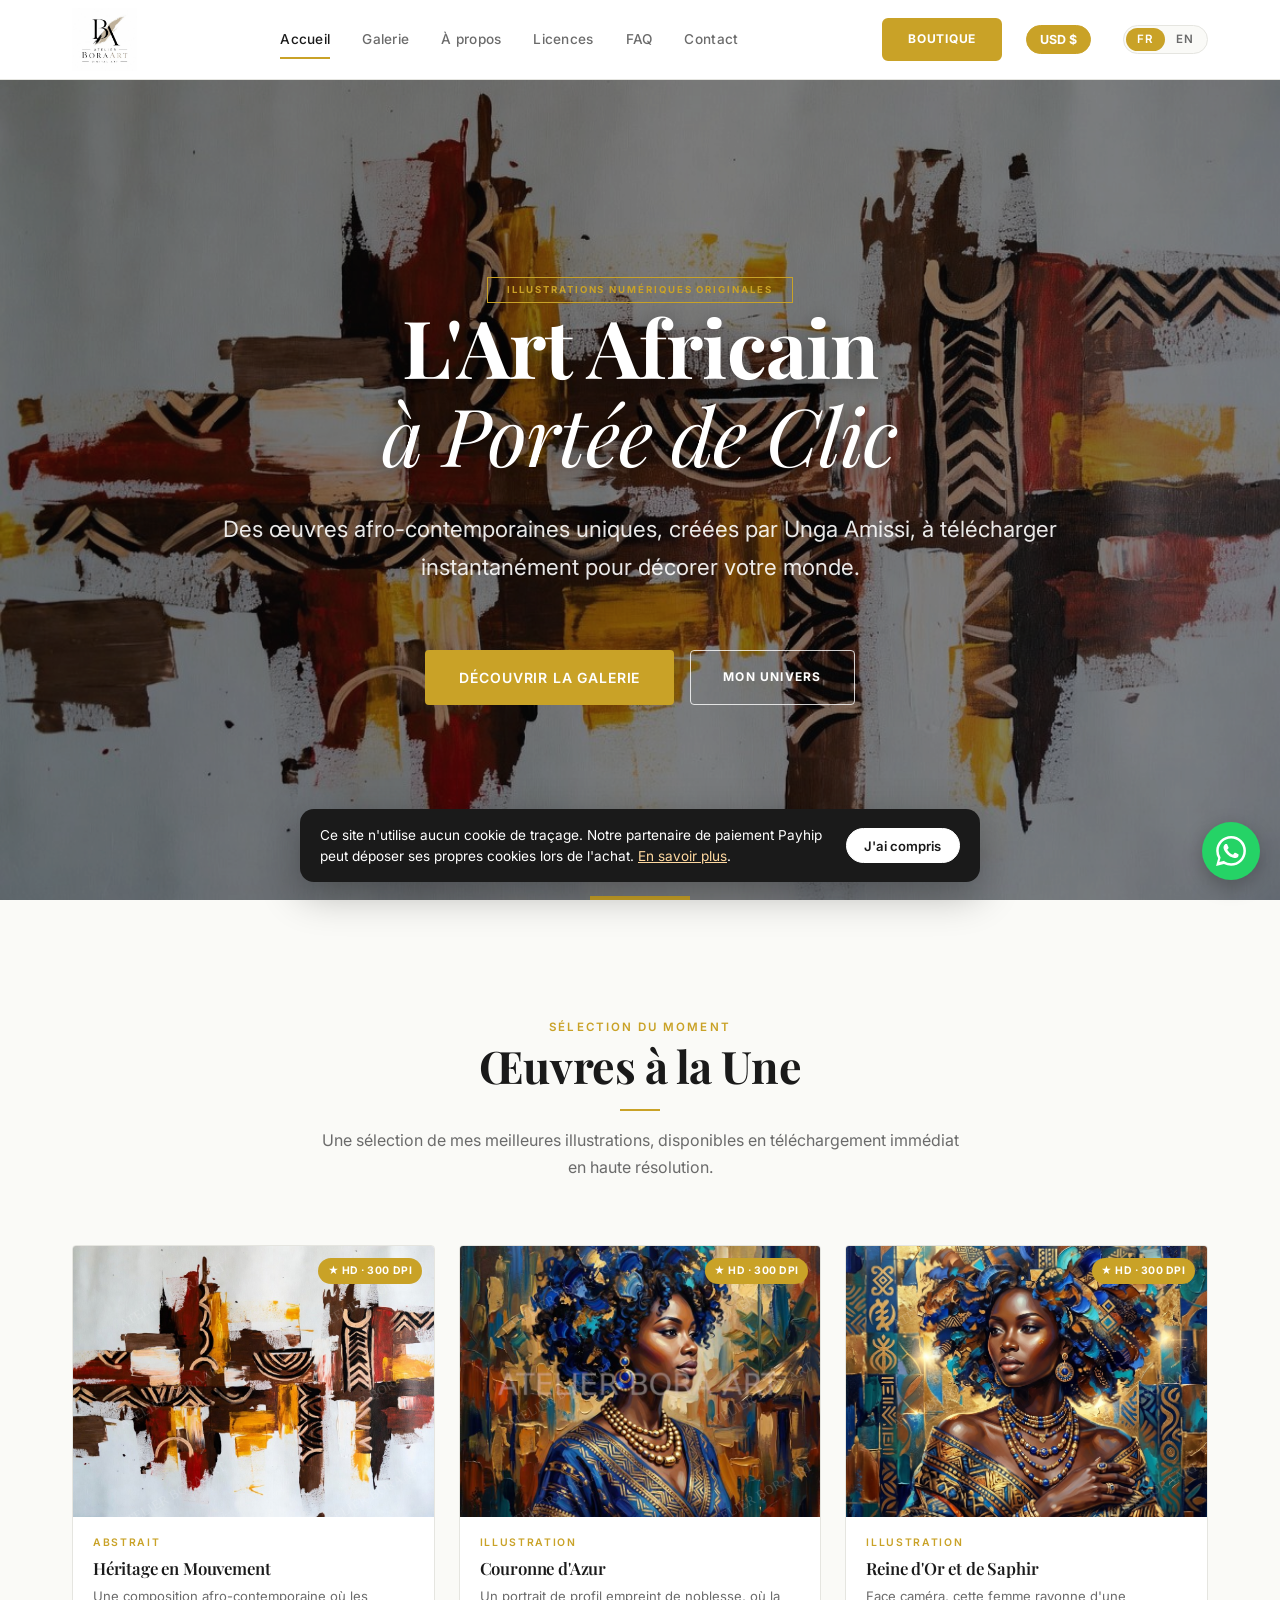
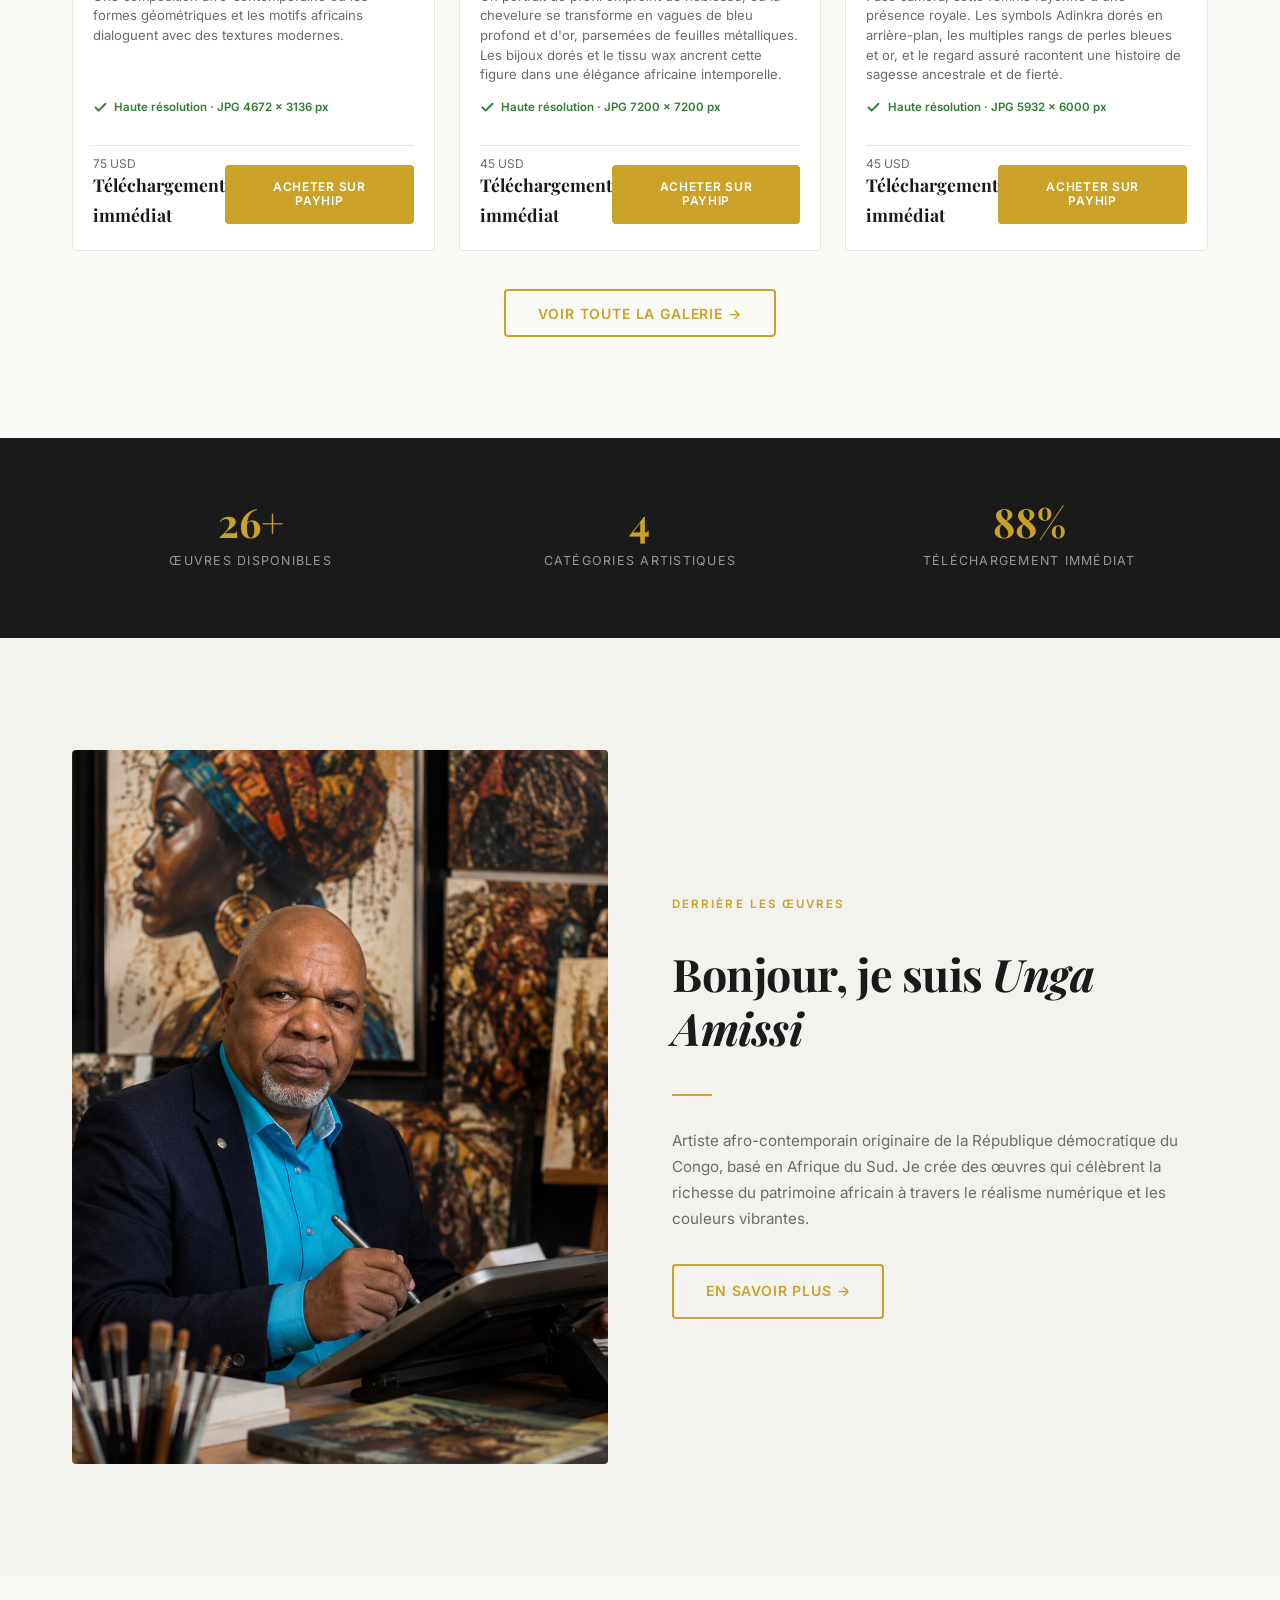
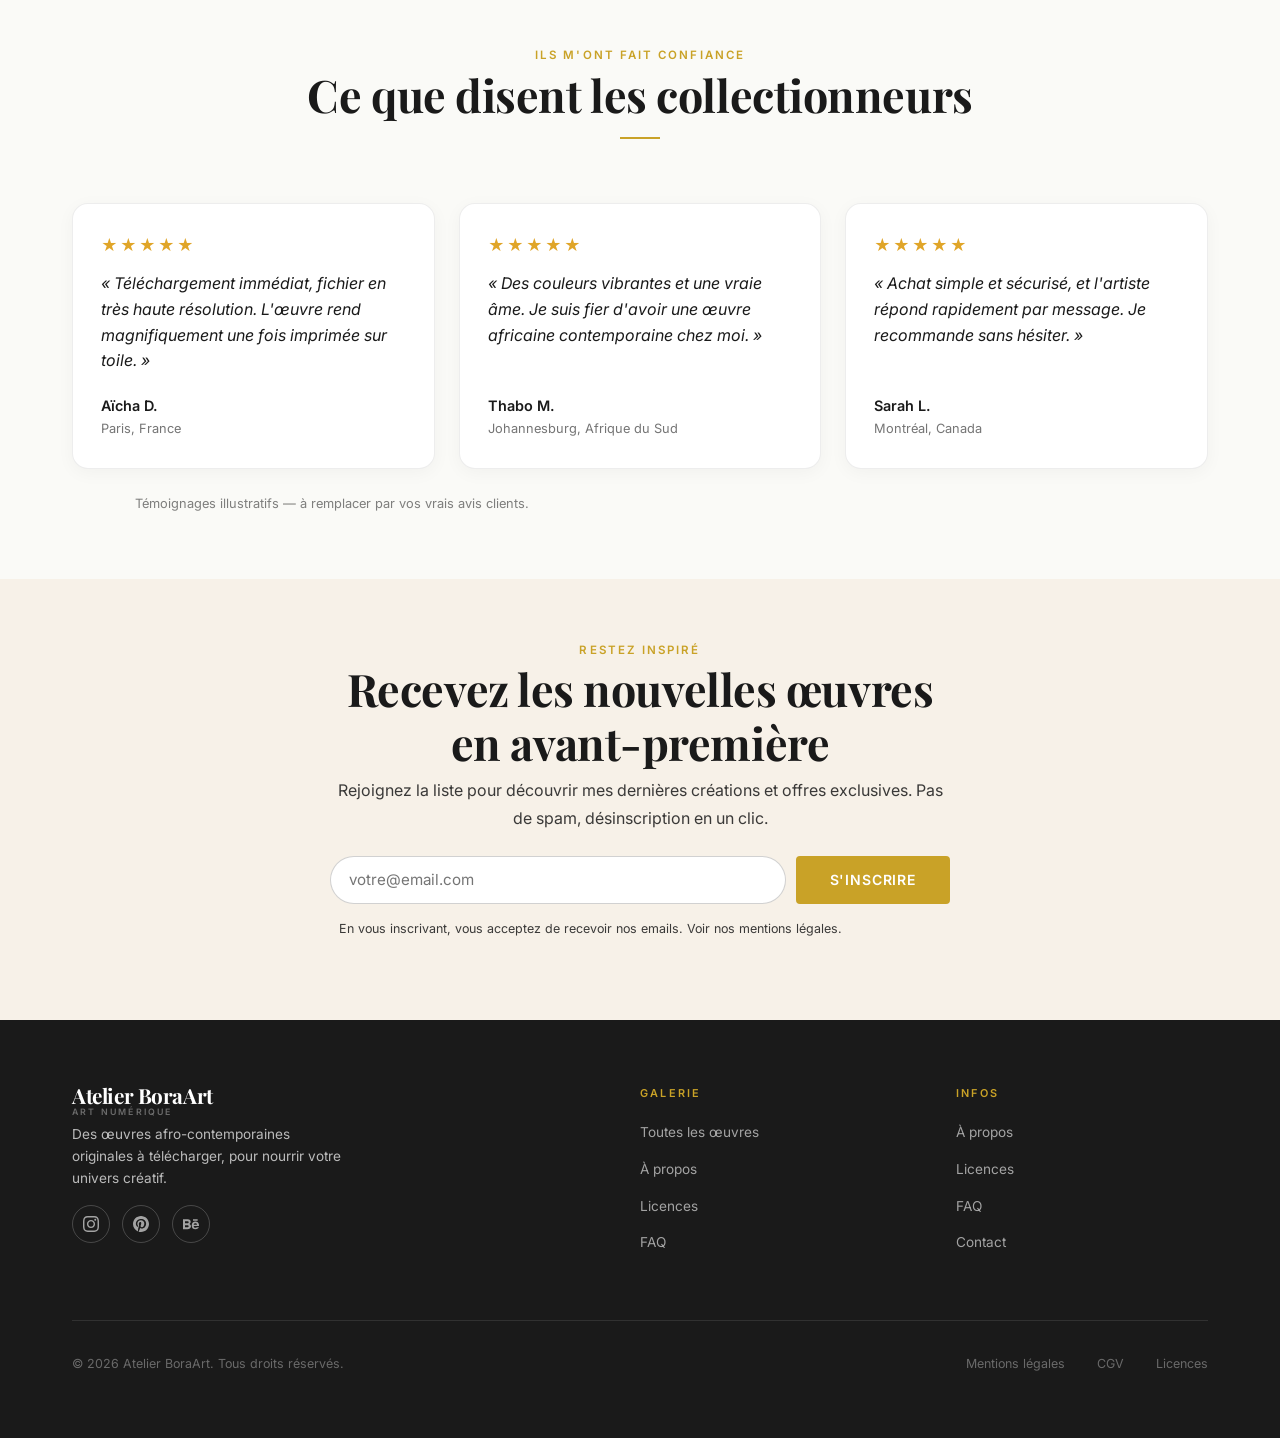
<file: index.html>
<!DOCTYPE html>
<html lang="fr">
<head>
  <meta charset="UTF-8" />
  <meta name="viewport" content="width=device-width, initial-scale=1.0" />
  
  <!-- SEO Fondamental -->
  <title>Atelier BoraArt | Art Numérique Afro-Contemporain par Unga Amissi</title>
  <meta name="description" content="Découvrez l'univers de Unga Amissi. Galerie d'art afro-contemporain numérique. Illustrations originales en haute résolution disponibles en téléchargement immédiat." />
  <meta name="keywords" content="art numérique, afro-contemporain, Unga Amissi, illustrations africaines, téléchargement art, BoraArt, art digital Congo" />
  <meta name="author" content="Unga Amissi" />
  <meta name="robots" content="index, follow" />
  <link rel="canonical" href="https://atelierboraart.com/index.html" />

  <!-- Open Graph / Facebook / WhatsApp / LinkedIn -->
  <meta property="og:type" content="website" />
  <meta property="og:url" content="https://atelierboraart.com/index.html" />
  <meta property="og:title" content="Atelier BoraArt | Art Numérique Afro-Contemporain" />
  <meta property="og:description" content="L'art africain à portée de clic. Explorez et téléchargez les œuvres originales de Unga Amissi pour sublimer votre intérieur." />
  <meta property="og:image" content="https://atelierboraart.com/images/Atelierboraart.png" />
  <meta property="og:image:alt" content="Logo et Art de l'Atelier BoraArt" />
  <meta property="og:site_name" content="Atelier BoraArt" />

  <!-- Twitter -->
  <meta name="twitter:card" content="summary_large_image" />
  <meta name="twitter:url" content="https://atelierboraart.com/index.html" />
  <meta name="twitter:title" content="Atelier BoraArt | Art Numérique Afro-Contemporain" />
  <meta name="twitter:description" content="L'art africain à portée de clic. Explorez et téléchargez les œuvres originales de Unga Amissi." />
  <meta name="twitter:image" content="https://atelierboraart.com/images/Atelierboraart.png" />

  <link rel="preconnect" href="https://fonts.googleapis.com" />
  <link rel="preconnect" href="https://fonts.gstatic.com" crossorigin />
  <link href="https://fonts.googleapis.com/css2?family=Playfair+Display:ital,wght@0,600;0,700;1,600&family=Inter:wght@400;500;600&display=swap" rel="stylesheet" />
  <link rel="icon" type="image/png" href="favicon.png" /><link rel="apple-touch-icon" href="favicon.png" /><meta name="theme-color" content="#7a3b1e" />
  <link rel="manifest" href="manifest.webmanifest" /><link rel="apple-touch-icon" href="apple-touch-icon.png" /><meta name="apple-mobile-web-app-capable" content="yes" /><meta name="apple-mobile-web-app-title" content="BoraArt" />
  <link rel="stylesheet" href="styles.css" />
  <!-- Données structurées : Organisation / Site (SEO) -->
  <script type="application/ld+json">
  {
    "@context": "https://schema.org",
    "@type": "Organization",
    "name": "Atelier BoraArt",
    "url": "https://atelierboraart.com",
    "logo": "https://atelierboraart.com/images/Atelierboraart.png",
    "founder": { "@type": "Person", "name": "Unga Amissi" },
    "description": "Galerie d'art afro-contemporain numérique. Illustrations originales en haute résolution, téléchargement immédiat.",
    "sameAs": [
      "https://www.instagram.com/amissiunga?igsh=czNibXNt0G9yNnNz",
      "https://pin.it/1yvGBCbHP",
      "https://www.behance.net/ungaamissi"
    ],
    "contactPoint": {
      "@type": "ContactPoint",
      "email": "amissiunga@gmail.com",
      "contactType": "customer service",
      "availableLanguage": ["French", "English"]
    }
  }
  </script>
  <script type="application/ld+json">
  {
    "@context": "https://schema.org",
    "@type": "WebSite",
    "name": "Atelier BoraArt",
    "url": "https://atelierboraart.com",
    "inLanguage": ["fr", "en"]
  }
  </script>
</head>
<body>

<header class="site-header" role="banner">
  <div class="container header-inner">
    <a href="index.html" class="logo" aria-label="Atelier BoraArt"><img src="logo.png" alt="Atelier BoraArt" class="logo__img" />
      <span class="logo__name">Atelier BoraArt</span>
      <span class="logo__sub" data-lang="fr">Art Numérique</span>
      <span class="logo__sub" data-lang="en">Digital Art</span>
    </a>

    <nav class="nav" role="navigation">
      <a href="index.html"          class="nav__link" data-lang="fr">Accueil</a>
      <a href="galerie.html"        class="nav__link" data-lang="fr">Galerie</a>
      <a href="apropos.html"        class="nav__link" data-lang="fr">À propos</a>
      <a href="licences.html"       class="nav__link" data-lang="fr">Licences</a>
      <a href="faq.html"            class="nav__link" data-lang="fr">FAQ</a>
      <a href="contact.html"        class="nav__link" data-lang="fr">Contact</a>
      
      <a href="index.html"          class="nav__link" data-lang="en">Home</a>
      <a href="galerie.html"        class="nav__link" data-lang="en">Gallery</a>
      <a href="apropos.html"        class="nav__link" data-lang="en">About</a>
      <a href="licences.html"       class="nav__link" data-lang="en">Licences</a>
      <a href="faq.html"            class="nav__link" data-lang="en">FAQ</a>
      <a href="contact.html"        class="nav__link" data-lang="en">Contact</a>
    </nav>

    <div class="header-actions">
      <a href="galerie.html" class="btn btn--shop" data-lang="fr">Boutique</a>
      <a href="galerie.html" class="btn btn--shop" data-lang="en">Shop</a>
      
      <div class="lang-switcher" role="group" aria-label="Language">
        <button class="lang-btn active" data-lang-btn="fr" aria-label="Français">FR</button>
        <button class="lang-btn" data-lang-btn="en" aria-label="English">EN</button>
      </div>
    </div>

    <button class="burger" aria-label="Menu" aria-expanded="false" aria-controls="mobile-menu">
      <span class="burger__line"></span>
      <span class="burger__line"></span>
      <span class="burger__line"></span>
    </button>
  </div>
</header>

<nav id="mobile-menu" class="mobile-menu">
  <a href="index.html"    class="nav__link" data-lang="fr">Accueil</a>
  <a href="galerie.html"  class="nav__link" data-lang="fr">Galerie</a>
  <a href="apropos.html"  class="nav__link" data-lang="fr">À propos</a>
  <a href="licences.html" class="nav__link" data-lang="fr">Licences</a>
  <a href="faq.html"      class="nav__link" data-lang="fr">FAQ</a>
  <a href="contact.html"  class="nav__link" data-lang="fr">Contact</a>
  <a href="index.html"    class="nav__link" data-lang="en">Home</a>
  <a href="galerie.html"  class="nav__link" data-lang="en">Gallery</a>
  <a href="apropos.html"  class="nav__link" data-lang="en">About</a>
  <a href="licences.html" class="nav__link" data-lang="en">Licences</a>
  <a href="faq.html"      class="nav__link" data-lang="en">FAQ</a>
  <a href="contact.html"  class="nav__link" data-lang="en">Contact</a>
  <div class="lang-switcher" style="margin-top:2rem;">
    <button class="lang-btn active" data-lang-btn="fr">FR</button>
    <button class="lang-btn" data-lang-btn="en">EN</button>
  </div>
</nav>

<main class="page-content">

  <!-- HÉRO -->
  <section class="hero" aria-label="Hero">
    <img src="images/Atelierboraart.png"
         alt="Héritage en Mouvement — Unga Amissi"
         class="hero__bg"
         loading="eager" />
    <div class="hero__overlay" aria-hidden="true"></div>
    <div class="hero__content">
      <span class="hero__tag" data-lang="fr">Illustrations numériques originales</span>
      <span class="hero__tag" data-lang="en">Original Digital Illustrations</span>

      <h1 class="hero__title" data-lang="fr">L'Art Africain<br><em>à Portée de Clic</em></h1>
      <h1 class="hero__title" data-lang="en">African Art<br><em>at Your Fingertips</em></h1>

      <p class="hero__slogan" data-lang="fr">Des œuvres afro-contemporaines uniques, créées par Unga Amissi, à télécharger instantanément pour décorer votre monde.</p>
      <p class="hero__slogan" data-lang="en">Unique afro-contemporary works by Unga Amissi, available for instant download to decorate your world.</p>

      <div class="hero__actions">
        <a href="galerie.html" class="btn btn--primary" data-lang="fr">Découvrir la galerie</a>
        <a href="galerie.html" class="btn btn--primary" data-lang="en">Discover the Gallery</a>
        <a href="apropos.html" class="btn btn--outline-white"   data-lang="fr">Mon univers</a>
        <a href="apropos.html" class="btn btn--outline-white"   data-lang="en">My Universe</a>
      </div>
    </div>
  </section>

  <!-- ŒUVRES À LA UNE -->
  <section class="section" aria-labelledby="featured-title">
    <div class="container">
      <div class="section-header section-header--center">
        <span class="eyebrow" data-lang="fr">Sélection du moment</span>
        <span class="eyebrow" data-lang="en">Featured Works</span>
        <h2 data-lang="fr">Œuvres à la Une</h2>
        <h2 data-lang="en">Featured Artworks</h2>
        <div class="divider divider--center"></div>
        <p data-lang="fr">Une sélection de mes meilleures illustrations, disponibles en téléchargement immédiat en haute résolution.</p>
        <p data-lang="en">A selection of my finest illustrations, available for immediate high-resolution download.</p>
      </div>

      <div class="grid-galerie" data-featured-grid="6">
        <!-- Œuvres "featured" générées automatiquement depuis works.json (gallery.js) -->
      </div>

      <div style="text-align:center; margin-top:3rem;">
        <a href="galerie.html" class="btn btn--outline" data-lang="fr">Voir toute la galerie →</a>
        <a href="galerie.html" class="btn btn--outline" data-lang="en">View full gallery →</a>
      </div>
    </div>
  </section>

  <!-- STATS -->
  <div class="stats-band">
    <div class="container">
      <div class="stats-band__grid">
        <div>
          <span class="stat__number" data-target="26" data-suffix="+">17+</span>
          <span class="stat__label" data-lang="fr">Œuvres disponibles</span>
          <span class="stat__label" data-lang="en">Available Artworks</span>
        </div>
        <div>
          <span class="stat__number" data-target="4" data-suffix="">4</span>
          <span class="stat__label" data-lang="fr">Catégories artistiques</span>
          <span class="stat__label" data-lang="en">Art Categories</span>
        </div>
        <div>
          <span class="stat__number" data-target="100" data-suffix="%">100%</span>
          <span class="stat__label" data-lang="fr">Téléchargement immédiat</span>
          <span class="stat__label" data-lang="en">Instant Download</span>
        </div>
      </div>
    </div>
  </div>

  <!-- À PROPOS HOME -->
  <section class="section apropos-home">
    <div class="container">
      <div class="apropos-home__grid">
        <div class="apropos-home__img-wrap">
          <img src="images/unga-amissi.png" alt="Unga Amissi" class="apropos-home__img" loading="lazy" />
        </div>
        <div class="apropos-home__text">
          <span class="eyebrow" data-lang="fr">Derrière les œuvres</span>
          <span class="eyebrow" data-lang="en">Behind the Artworks</span>
          <h2 data-lang="fr">Bonjour, je suis <em>Unga Amissi</em></h2>
          <h2 data-lang="en">Hello, I'm <em>Unga Amissi</em></h2>
          <div class="divider"></div>
          <p data-lang="fr">Artiste afro-contemporain originaire de la République démocratique du Congo, basé en Afrique du Sud. Je crée des œuvres qui célèbrent la richesse du patrimoine africain à travers le réalisme numérique et les couleurs vibrantes.</p>
          <p data-lang="en">Afro-contemporary artist from the Democratic Republic of Congo, based in South Africa. I create works celebrating the richness of African heritage through digital realism and vibrant colours.</p>
          <a href="apropos.html" class="btn btn--outline" style="align-self:flex-start; margin-top:1rem;" data-lang="fr">En savoir plus →</a>
          <a href="apropos.html" class="btn btn--outline" style="align-self:flex-start; margin-top:1rem;" data-lang="en">Learn more →</a>
        </div>
      </div>
    </div>
  </section>

  <!-- TÉMOIGNAGES / PREUVE SOCIALE -->
  <section class="section testimonials">
    <div class="container">
      <div class="section-header section-header--center">
        <span class="eyebrow" data-lang="fr">Ils m'ont fait confiance</span>
        <span class="eyebrow" data-lang="en">They trusted me</span>
        <h2 data-lang="fr">Ce que disent les collectionneurs</h2>
        <h2 data-lang="en">What collectors say</h2>
        <div class="divider divider--center"></div>
      </div>

      <div class="testimonials__grid">
        <figure class="testimonial">
          <div class="testimonial__stars" aria-hidden="true">★★★★★</div>
          <blockquote class="testimonial__text">
            <span data-lang="fr">« Téléchargement immédiat, fichier en très haute résolution. L'œuvre rend magnifiquement une fois imprimée sur toile. »</span>
            <span data-lang="en">"Instant download, very high-resolution file. The artwork looks stunning once printed on canvas."</span>
          </blockquote>
          <figcaption>
            <div class="testimonial__author">Aïcha D.</div>
            <div class="testimonial__role"><span data-lang="fr">Paris, France</span><span data-lang="en">Paris, France</span></div>
          </figcaption>
        </figure>

        <figure class="testimonial">
          <div class="testimonial__stars" aria-hidden="true">★★★★★</div>
          <blockquote class="testimonial__text">
            <span data-lang="fr">« Des couleurs vibrantes et une vraie âme. Je suis fier d'avoir une œuvre africaine contemporaine chez moi. »</span>
            <span data-lang="en">"Vibrant colours and real soul. I'm proud to have a contemporary African piece at home."</span>
          </blockquote>
          <figcaption>
            <div class="testimonial__author">Thabo M.</div>
            <div class="testimonial__role"><span data-lang="fr">Johannesburg, Afrique du Sud</span><span data-lang="en">Johannesburg, South Africa</span></div>
          </figcaption>
        </figure>

        <figure class="testimonial">
          <div class="testimonial__stars" aria-hidden="true">★★★★★</div>
          <blockquote class="testimonial__text">
            <span data-lang="fr">« Achat simple et sécurisé, et l'artiste répond rapidement par message. Je recommande sans hésiter. »</span>
            <span data-lang="en">"Simple, secure purchase, and the artist replies quickly by message. I highly recommend."</span>
          </blockquote>
          <figcaption>
            <div class="testimonial__author">Sarah L.</div>
            <div class="testimonial__role"><span data-lang="fr">Montréal, Canada</span><span data-lang="en">Montreal, Canada</span></div>
          </figcaption>
        </figure>
      </div>
      <p style="text-align:center; margin-top:1.5rem; font-size:0.8rem; opacity:0.55;">
        <span data-lang="fr">Témoignages illustratifs — à remplacer par vos vrais avis clients.</span>
        <span data-lang="en">Sample testimonials — replace with your real customer reviews.</span>
      </p>
    </div>
  </section>

  <!-- NEWSLETTER -->
  <section class="newsletter">
    <div class="container">
      <div class="newsletter__inner">
        <span class="eyebrow" data-lang="fr">Restez inspiré</span>
        <span class="eyebrow" data-lang="en">Stay inspired</span>
        <h2 data-lang="fr">Recevez les nouvelles œuvres en avant-première</h2>
        <h2 data-lang="en">Get new artworks in preview</h2>
        <p data-lang="fr">Rejoignez la liste pour découvrir mes dernières créations et offres exclusives. Pas de spam, désinscription en un clic.</p>
        <p data-lang="en">Join the list to discover my latest creations and exclusive offers. No spam, unsubscribe in one click.</p>

        <!-- Action Formspree : remplacez par votre propre endpoint newsletter -->
        <form class="newsletter__form" action="https://formspree.io/f/mzdqlylz" method="POST">
          <input type="email" name="email" required
                 placeholder="votre@email.com"
                 aria-label="Email" autocomplete="email" />
          <button type="submit" class="btn btn--primary" data-lang="fr">S'inscrire</button>
          <button type="submit" class="btn btn--primary" data-lang="en">Subscribe</button>
        </form>
        <p class="newsletter__note">
          <span data-lang="fr">En vous inscrivant, vous acceptez de recevoir nos emails. Voir nos <a href="mentions-legales.html">mentions légales</a>.</span>
          <span data-lang="en">By subscribing, you agree to receive our emails. See our <a href="mentions-legales.html">legal notice</a>.</span>
        </p>
      </div>
    </div>
  </section>

</main>

<footer class="site-footer" role="contentinfo">
  <div class="container">
    <div class="footer-grid">
      <div class="footer__logo">
        <a href="index.html" class="logo">
          <span class="logo__name">Atelier BoraArt</span>
          <span class="logo__sub" data-lang="fr">Art Numérique</span>
          <span class="logo__sub" data-lang="en">Digital Art</span>
        </a>
        <p class="footer__tagline" data-lang="fr">Des œuvres afro-contemporaines originales à télécharger, pour nourrir votre univers créatif.</p>
        <p class="footer__tagline" data-lang="en">Original afro-contemporary artworks to download, to enrich your creative universe.</p>
        <div class="social-links">
          <a href="https://www.instagram.com/amissiunga?igsh=czNibXNt0G9yNnNz" class="social-link" aria-label="Instagram" target="_blank" rel="noopener"><svg viewBox="0 0 24 24"><path d="M12 2.163c3.204 0 3.584.012 4.85.07 3.252.148 4.771 1.691 4.919 4.919.058 1.265.069 1.645.069 4.849 0 3.205-.012 3.584-.069 4.849-.149 3.225-1.664 4.771-4.919 4.919-1.266.058-1.644.07-4.85.07-3.204 0-3.584-.012-4.849-.07-3.26-.149-4.771-1.699-4.919-4.92-.058-1.265-.07-1.644-.07-4.849 0-3.204.013-3.583.07-4.849.149-3.227 1.664-4.771 4.919-4.919 1.266-.057 1.645-.069 4.849-.069zm0-2.163c-3.259 0-3.667.014-4.947.072-4.358.2-6.78 2.618-6.98 6.98-.059 1.281-.073 1.689-.073 4.948 0 3.259.014 3.668.072 4.948.2 4.358 2.618 6.78 6.98 6.98 1.281.058 1.689.072 4.948.072 3.259 0 3.668-.014 4.948-.072 4.354-.2 6.782-2.618 6.979-6.98.059-1.28.073-1.689.073-4.948 0-3.259-.014-3.667-.072-4.947-.196-4.354-2.617-6.78-6.979-6.98-1.281-.059-1.69-.073-4.949-.073zm0 5.838c-3.403 0-6.162 2.759-6.162 6.162s2.759 6.163 6.162 6.163 6.162-2.759 6.162-6.163c0-3.403-2.759-6.162-6.162-6.162zm0 10.162c-2.209 0-4-1.79-4-4 0-2.209 1.791-4 4-4s4 1.791 4 4c0 2.21-1.791 4-4 4zm6.406-11.845c-.796 0-1.441.645-1.441 1.44s.645 1.44 1.441 1.44c.795 0 1.439-.645 1.439-1.44s-.644-1.44-1.439-1.44z"/></svg></a>
          <a href="https://pin.it/1yvGBCbHP" class="social-link" aria-label="Pinterest" target="_blank" rel="noopener"><svg viewBox="0 0 24 24"><path d="M12 0c-6.627 0-12 5.372-12 12 0 5.084 3.163 9.426 7.627 11.174-.105-.949-.2-2.405.042-3.441.218-.937 1.407-5.965 1.407-5.965s-.359-.719-.359-1.782c0-1.668.967-2.914 2.171-2.914 1.023 0 1.518.769 1.518 1.69 0 1.029-.655 2.568-.994 3.995-.283 1.194.599 2.169 1.777 2.169 2.133 0 3.772-2.249 3.772-5.495 0-2.873-2.064-4.882-5.012-4.882-3.414 0-5.418 2.561-5.418 5.207 0 1.031.397 2.138.893 2.738.098.119.112.224.083.345l-.333 1.36c-.053.22-.174.267-.402.161-1.499-.698-2.436-2.889-2.436-4.649 0-3.785 2.75-7.262 7.929-7.262 4.163 0 7.398 2.967 7.398 6.931 0 4.136-2.607 7.464-6.227 7.464-1.216 0-2.359-.632-2.75-1.378l-.748 2.853c-.271 1.043-1.002 2.35-1.492 3.146 1.124.347 2.317.535 3.554.535 6.627 0 12-5.373 12-12 0-6.628-5.373-12-12-12z"/></svg></a>
          <a href="https://www.behance.net/ungaamissi" class="social-link" aria-label="Behance" target="_blank" rel="noopener"><svg viewBox="0 0 24 24"><path d="M22 7h-7v-2h7v2zm1.726 10c-.442 1.297-2.029 3-5.101 3-3.074 0-5.564-1.729-5.564-5.675 0-3.91 2.325-5.92 5.466-5.92 3.082 0 4.964 1.782 5.375 4.426.078.506.109 1.188.095 2.14h-8.027c.13 3.211 3.483 3.312 4.588 2.029h3.168zm-7.686-4h4.965c-.105-1.547-1.136-2.219-2.477-2.219-1.466 0-2.277.768-2.488 2.219zm-9.574 6.988h-6.466v-14.967h6.953c5.476.081 5.58 5.444 2.72 6.906 3.461 1.26 3.577 8.061-3.207 8.061zm-3.466-8.988h3.584c2.508 0 2.906-3-.312-3h-3.272v3zm3.391 3h-3.391v3.016h3.341c3.055 0 2.868-3.016.05-3.016z"/></svg></a>
        </div>
      </div>
      <nav>
        <p class="footer__heading" data-lang="fr">Galerie</p>
        <p class="footer__heading" data-lang="en">Gallery</p>
        <ul class="footer__links">
          <li><a href="galerie.html" data-lang="fr">Toutes les œuvres</a><a href="galerie.html" data-lang="en">All Artworks</a></li>
          <li><a href="apropos.html" data-lang="fr">À propos</a><a href="apropos.html" data-lang="en">About</a></li>
          <li><a href="licences.html" data-lang="fr">Licences</a><a href="licences.html" data-lang="en">Licences</a></li>
          <li><a href="faq.html">FAQ</a></li>
        </ul>
      </nav>
      <nav>
        <p class="footer__heading" data-lang="fr">Infos</p>
        <p class="footer__heading" data-lang="en">Info</p>
        <ul class="footer__links">
          <li><a href="apropos.html" data-lang="fr">À propos</a><a href="apropos.html" data-lang="en">About</a></li>
          <li><a href="licences.html" data-lang="fr">Licences</a><a href="licences.html" data-lang="en">Licences</a></li>
          <li><a href="faq.html">FAQ</a></li>
          <li><a href="contact.html" data-lang="fr">Contact</a><a href="contact.html" data-lang="en">Contact</a></li>
        </ul>
      </nav>
    </div>
    <div class="footer-bottom">
      <span>© <span id="year"></span> Atelier BoraArt. <span data-lang="fr">Tous droits réservés.</span><span data-lang="en">All rights reserved.</span></span>
      <nav class="footer-bottom__links">
        <a href="mentions-legales.html" data-lang="fr">Mentions légales</a>
        <a href="mentions-legales.html" data-lang="en">Legal Notice</a><a href="cgv.html" data-lang="fr">CGV</a><a href="cgv.html" data-lang="en">Terms of Sale</a>
        <a href="licences.html" data-lang="fr">Licences</a>
        <a href="licences.html" data-lang="en">Licences</a>
      </nav>
    </div>
  </div>
</footer>

<script src="works-data.js"></script>
<script src="gallery.js"></script>
<script src="script.js"></script>
<script>document.getElementById('year').textContent = new Date().getFullYear();</script>
</body>
</html>
</file>
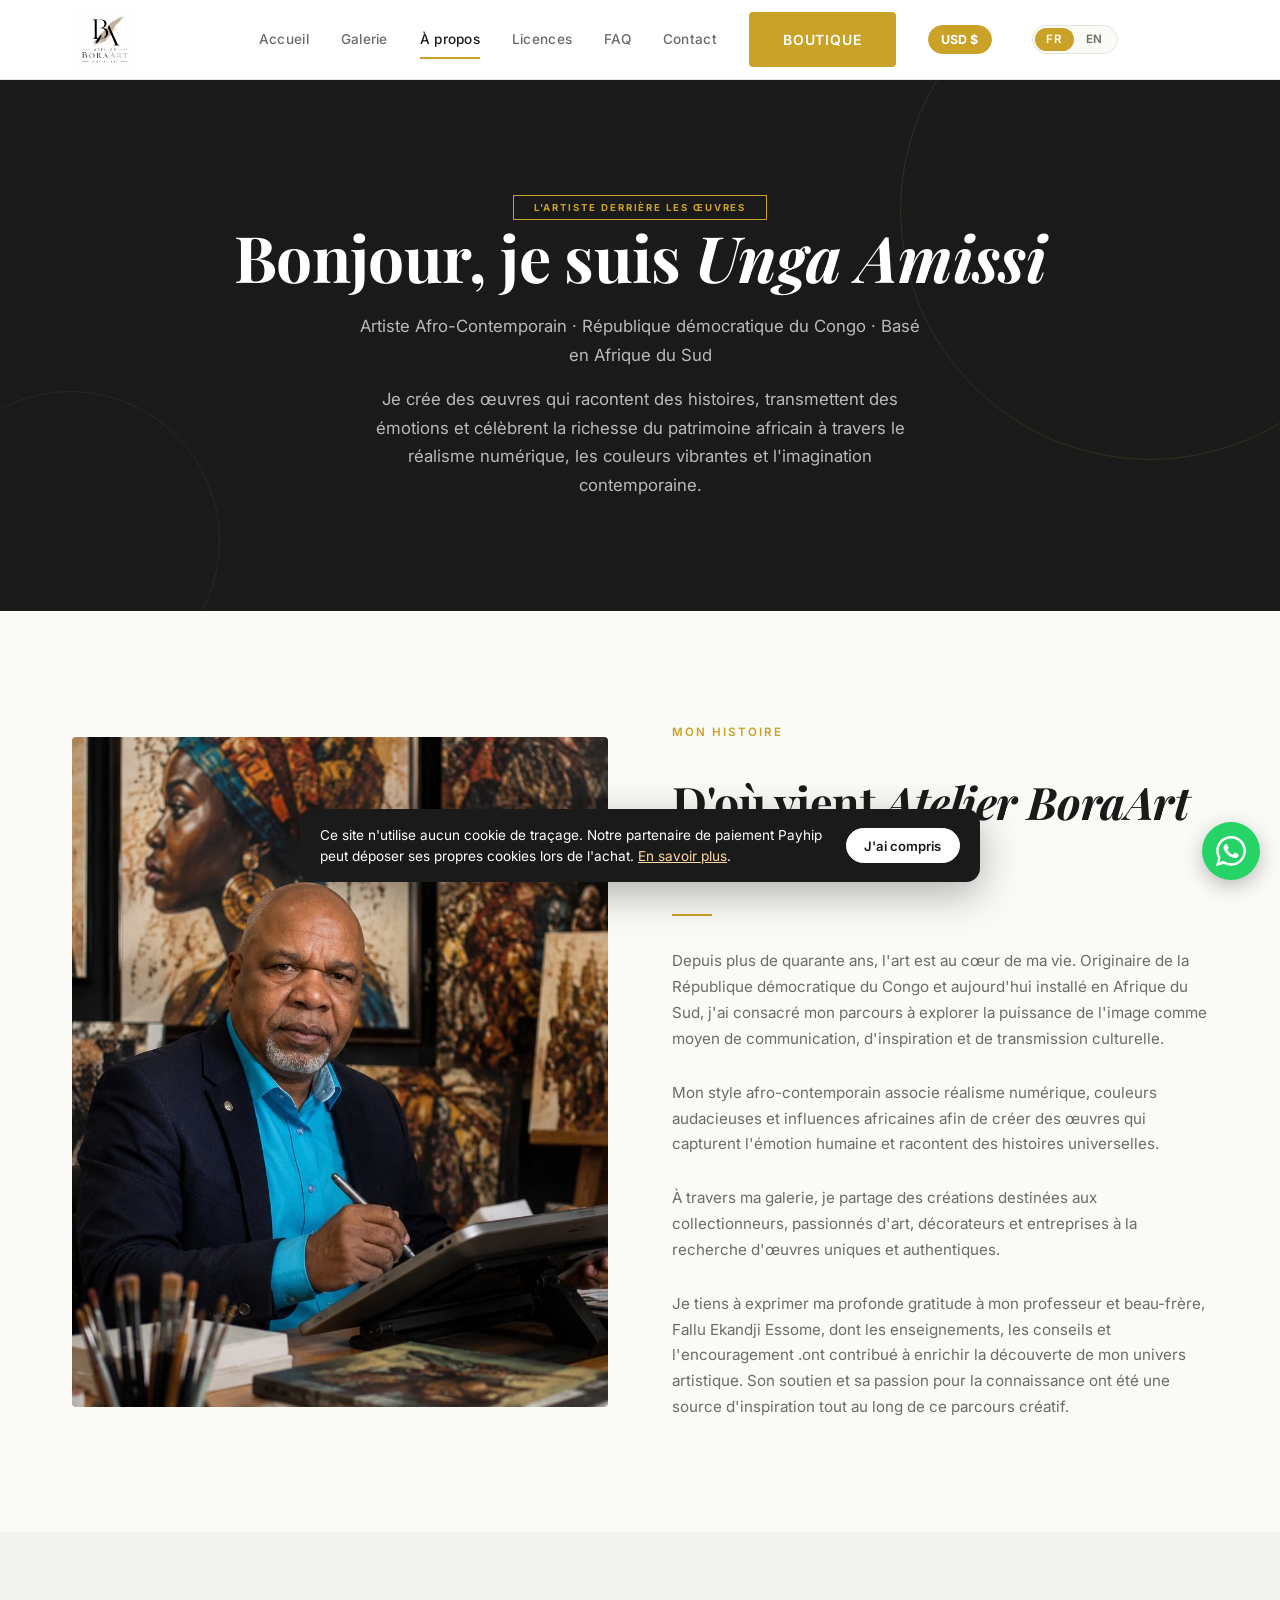
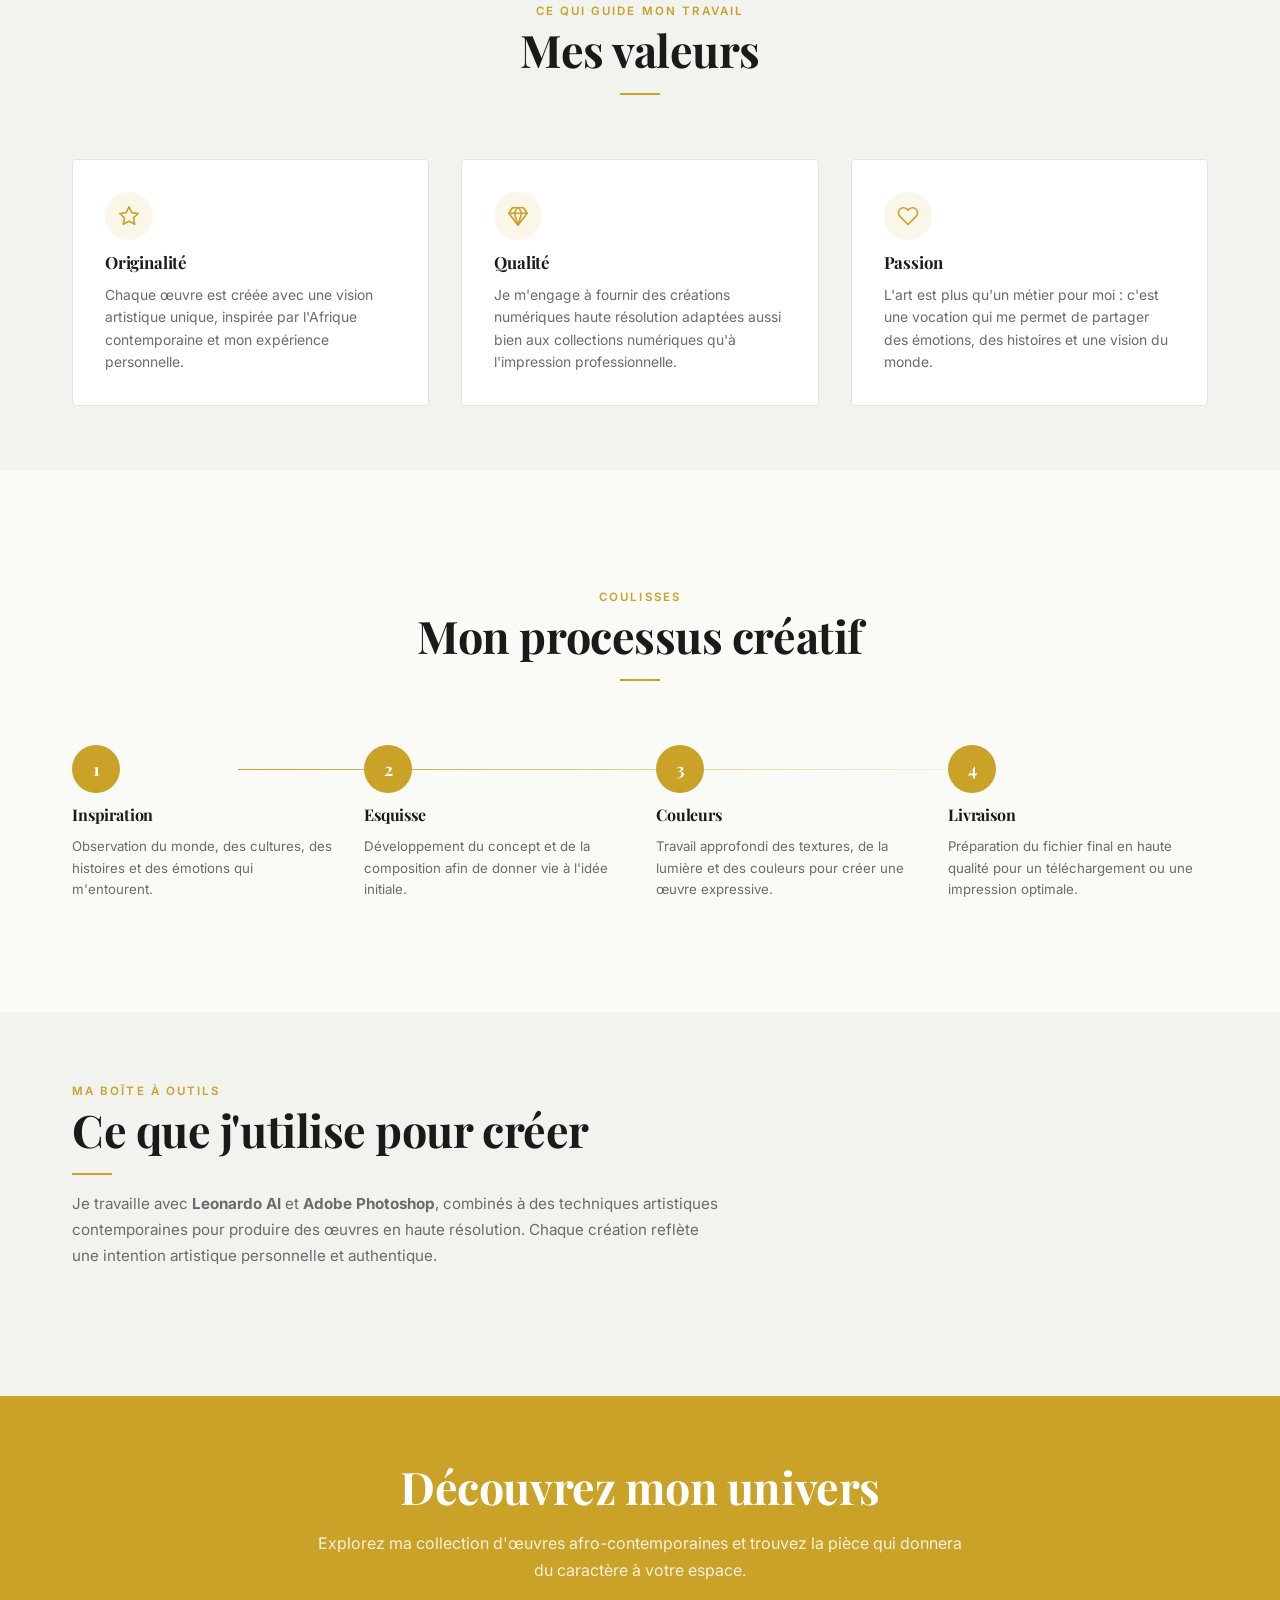
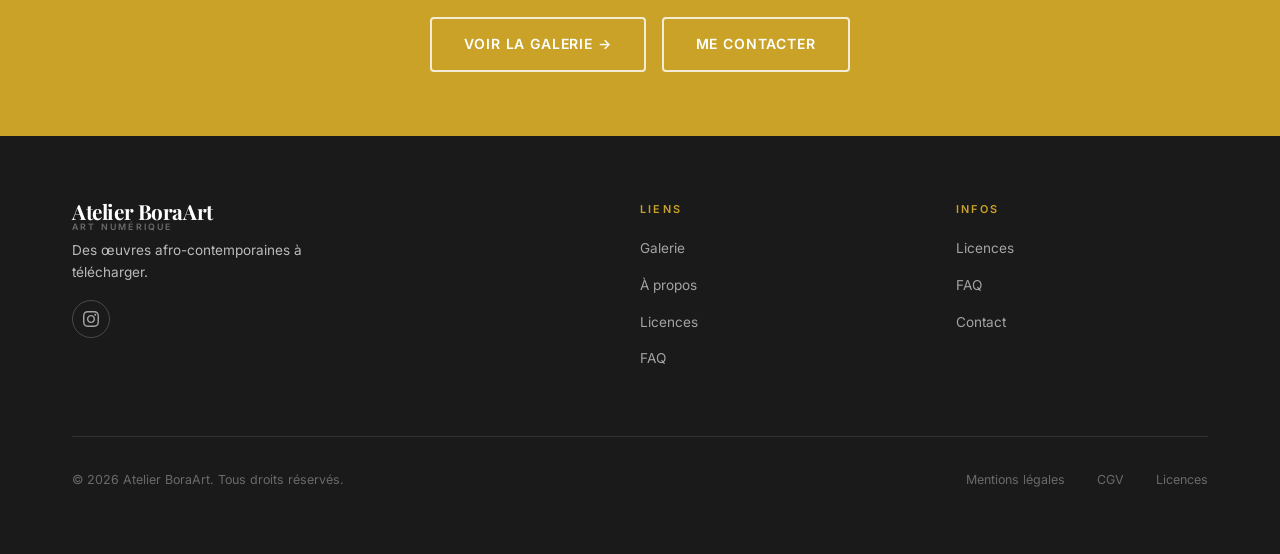
<file: apropos.html>
<!DOCTYPE html>
<html lang="fr">
<head>
  <meta charset="UTF-8" />
  <meta name="viewport" content="width=device-width, initial-scale=1.0" />
  
  <!-- SEO Fondamental -->
  <title>À propos de Unga Amissi | L'artiste derrière BoraArt</title>
  <meta name="description" content="Découvrez le parcours, la vision et le processus créatif de Unga Amissi, artiste afro-contemporain basé en Afrique du Sud." />
  <meta name="keywords" content="Unga Amissi, artiste afro-contemporain, Atelier BoraArt, art numérique Afrique, parcours artiste" />
  <meta name="author" content="Unga Amissi" />
  <meta name="robots" content="index, follow" />
  <link rel="canonical" href="https://atelierboraart.com/apropos.html" />

  <!-- Open Graph / Facebook / WhatsApp / LinkedIn -->
  <meta property="og:type" content="website" />
  <meta property="og:url" content="https://atelierboraart.com/apropos.html" />
  <meta property="og:title" content="À propos de Unga Amissi | L'artiste derrière BoraArt" />
  <meta property="og:description" content="Découvrez l'univers créatif de Unga Amissi et sa passion pour l'art afro-contemporain numérique." />
  <meta property="og:image" content="https://atelierboraart.com/images/portrait-unga.jpg" />
  <meta property="og:image:alt" content="Portrait de l'artiste Unga Amissi" />
  <meta property="og:site_name" content="Atelier BoraArt" />

  <!-- Twitter -->
  <meta name="twitter:card" content="summary_large_image" />
  <meta name="twitter:url" content="https://atelierboraart.com/apropos.html" />
  <meta name="twitter:title" content="À propos de Unga Amissi | L'artiste derrière BoraArt" />
  <meta name="twitter:description" content="Découvrez l'univers créatif de Unga Amissi et sa passion pour l'art afro-contemporain." />
  <meta name="twitter:image" content="https://atelierboraart.com/images/portrait-unga.jpg" />

  <link rel="preconnect" href="https://fonts.googleapis.com" />
  <link rel="preconnect" href="https://fonts.gstatic.com" crossorigin />
  <link href="https://fonts.googleapis.com/css2?family=Playfair+Display:ital,wght@0,600;0,700;1,600&family=Inter:wght@400;500;600&display=swap" rel="stylesheet" />
  <link rel="icon" type="image/png" href="favicon.png" /><link rel="apple-touch-icon" href="favicon.png" /><meta name="theme-color" content="#7a3b1e" />
  <link rel="manifest" href="manifest.webmanifest" /><link rel="apple-touch-icon" href="apple-touch-icon.png" /><meta name="apple-mobile-web-app-capable" content="yes" /><meta name="apple-mobile-web-app-title" content="BoraArt" />
  <link rel="stylesheet" href="styles.css" />
</head>
<body>
<header class="site-header" role="banner">
  <div class="container header-inner">
    <a href="index.html" class="logo" aria-label="Atelier BoraArt"><img src="logo.png" alt="Atelier BoraArt" class="logo__img" />
      <span class="logo__name">Atelier BoraArt</span>
      <span class="logo__sub" data-lang="fr">Art Numérique</span>
      <span class="logo__sub" data-lang="en">Digital Art</span>
    </a>
    <nav class="nav" role="navigation">
      <a href="index.html"    class="nav__link" data-lang="fr">Accueil</a>
      <a href="galerie.html"  class="nav__link" data-lang="fr">Galerie</a>
      <a href="apropos.html"  class="nav__link" data-lang="fr">À propos</a>
      <a href="licences.html" class="nav__link" data-lang="fr">Licences</a>
      <a href="faq.html"      class="nav__link" data-lang="fr">FAQ</a>
      <a href="contact.html"  class="nav__link" data-lang="fr">Contact</a>
      <a href="galerie.html"  class="btn btn--primary nav__cta" data-lang="fr">Boutique</a>
      <a href="index.html"    class="nav__link" data-lang="en">Home</a>
      <a href="galerie.html"  class="nav__link" data-lang="en">Gallery</a>
      <a href="apropos.html"  class="nav__link" data-lang="en">About</a>
      <a href="licences.html" class="nav__link" data-lang="en">Licences</a>
      <a href="faq.html"      class="nav__link" data-lang="en">FAQ</a>
      <a href="contact.html"  class="nav__link" data-lang="en">Contact</a>
      <a href="galerie.html"  class="btn btn--primary nav__cta" data-lang="en">Shop</a>
      <div class="lang-switcher" role="group" aria-label="Language">
        <button class="lang-btn active" data-lang-btn="fr">FR</button>
        <button class="lang-btn" data-lang-btn="en">EN</button>
      </div>
    </nav>
    <button class="burger" aria-label="Menu" aria-expanded="false" aria-controls="mobile-menu">
      <span class="burger__line"></span>
      <span class="burger__line"></span>
      <span class="burger__line"></span>
    </button>
  </div>
</header>
<nav id="mobile-menu" class="mobile-menu">
  <a href="index.html"    class="nav__link" data-lang="fr">Accueil</a>
  <a href="galerie.html"  class="nav__link" data-lang="fr">Galerie</a>
  <a href="apropos.html"  class="nav__link" data-lang="fr">À propos</a>
  <a href="licences.html" class="nav__link" data-lang="fr">Licences</a>
  <a href="faq.html"      class="nav__link" data-lang="fr">FAQ</a>
  <a href="contact.html"  class="nav__link" data-lang="fr">Contact</a>
  <a href="index.html"    class="nav__link" data-lang="en">Home</a>
  <a href="galerie.html"  class="nav__link" data-lang="en">Gallery</a>
  <a href="apropos.html"  class="nav__link" data-lang="en">About</a>
  <a href="licences.html" class="nav__link" data-lang="en">Licences</a>
  <a href="faq.html"      class="nav__link" data-lang="en">FAQ</a>
  <a href="contact.html"  class="nav__link" data-lang="en">Contact</a>
  <div class="lang-switcher" style="margin-top:2rem;">
    <button class="lang-btn active" data-lang-btn="fr">FR</button>
    <button class="lang-btn" data-lang-btn="en">EN</button>
  </div>
</nav>
<main class="page-content">

  <section class="apropos-hero">
    <div class="container">
      <span class="hero__tag" data-lang="fr">L'artiste derrière les œuvres</span>
      <span class="hero__tag" data-lang="en">The artist behind the works</span>
      <h1><span data-lang="fr">Bonjour, je suis</span><span data-lang="en">Hello, I'm</span> <em>Unga Amissi</em></h1>
      <p data-lang="fr">Artiste Afro-Contemporain · République démocratique du Congo · Basé en Afrique du Sud</p>
      <p data-lang="en">Afro-Contemporary Artist · Democratic Republic of Congo · Based in South Africa</p>
      <p data-lang="fr" style="margin-top:1rem;">Je crée des œuvres qui racontent des histoires, transmettent des émotions et célèbrent la richesse du patrimoine africain à travers le réalisme numérique, les couleurs vibrantes et l'imagination contemporaine.</p>
      <p data-lang="en" style="margin-top:1rem;">I create works that tell stories, convey emotions and celebrate the richness of African heritage through digital realism, vibrant colours and contemporary imagination.</p>
    </div>
  </section>

  <section class="section">
    <div class="container">
      <div class="histoire-grid">
        <div class="histoire__img-wrap">
          <img src="images/portrait-unga.jpg"
               alt="Unga Amissi dans son atelier"
               class="histoire__img"
               loading="lazy" />
        </div>
        <div class="histoire__text">
          <span class="eyebrow" data-lang="fr">Mon histoire</span>
          <span class="eyebrow" data-lang="en">My Story</span>
          <h2 data-lang="fr">D'où vient <em>Atelier BoraArt</em> ?</h2>
          <h2 data-lang="en">Where does <em>Atelier BoraArt</em> come from?</h2>
          <div class="divider"></div>
          <p data-lang="fr">Depuis plus de quarante ans, l'art est au cœur de ma vie. Originaire de la République démocratique du Congo et aujourd'hui installé en Afrique du Sud, j'ai consacré mon parcours à explorer la puissance de l'image comme moyen de communication, d'inspiration et de transmission culturelle.</p>
          <p data-lang="en">For over forty years, art has been at the heart of my life. Originally from the Democratic Republic of Congo and now based in South Africa, I have dedicated my journey to exploring the power of the image as a means of communication, inspiration and cultural transmission.</p>
          <p data-lang="fr" style="margin-top:0.75rem;">Mon style afro-contemporain associe réalisme numérique, couleurs audacieuses et influences africaines afin de créer des œuvres qui capturent l'émotion humaine et racontent des histoires universelles.</p>
          <p data-lang="en" style="margin-top:0.75rem;">My afro-contemporary style combines digital realism, bold colours and African influences to create works that capture human emotion and tell universal stories.</p>
          <p data-lang="fr" style="margin-top:0.75rem;">À travers ma galerie, je partage des créations destinées aux collectionneurs, passionnés d'art, décorateurs et entreprises à la recherche d'œuvres uniques et authentiques.</p>
          <p data-lang="en" style="margin-top:0.75rem;">Through my gallery, I share creations for collectors, art lovers, decorators and businesses looking for unique and authentic works.</p>
          <p data-lang="fr" style="margin-top:0.75rem;">Je tiens à exprimer ma profonde gratitude à mon professeur et beau-frère, Fallu Ekandji Essome, dont les enseignements, les conseils et l'encouragement .ont contribué à enrichir la découverte de mon univers artistique. Son soutien et sa passion pour la connaissance ont été une source d'inspiration tout au long de ce parcours créatif.</p>
          <p data-lang="en" style="margin-top:0.75rem;">I would like to express my deep gratitude to my teacher and brother-in-law, Fallu Ekandji Essome, whose teachings, guidance and encouragement helped enrich my discovery of my artistic universe. His support and passion for knowledge have been a source of inspiration throughout this creative journey.</p>
        </div>
      </div>
    </div>
  </section>

  <section class="section section--sm" style="background-color:var(--card-bg);">
    <div class="container">
      <div class="section-header section-header--center">
        <span class="eyebrow" data-lang="fr">Ce qui guide mon travail</span>
        <span class="eyebrow" data-lang="en">What drives my work</span>
        <h2 data-lang="fr">Mes valeurs</h2>
        <h2 data-lang="en">My Values</h2>
        <div class="divider divider--center"></div>
      </div>
      <div class="valeurs-grid">
        <div class="valeur-card">
          <div class="valeur-card__icon"><svg viewBox="0 0 24 24"><polygon points="12 2 15.09 8.26 22 9.27 17 14.14 18.18 21.02 12 17.77 5.82 21.02 7 14.14 2 9.27 8.91 8.26 12 2"/></svg></div>
          <h3 data-lang="fr">Originalité</h3><h3 data-lang="en">Originality</h3>
          <p data-lang="fr">Chaque œuvre est créée avec une vision artistique unique, inspirée par l'Afrique contemporaine et mon expérience personnelle.</p>
          <p data-lang="en">Each work is created with a unique artistic vision, inspired by contemporary Africa and my personal experience.</p>
        </div>
        <div class="valeur-card">
          <div class="valeur-card__icon"><svg viewBox="0 0 24 24"><path d="M6 3h12l4 6-10 13L2 9z"/><path d="M11 3 8 9l4 13 4-13-3-6"/><path d="M2 9h20"/></svg></div>
          <h3 data-lang="fr">Qualité</h3><h3 data-lang="en">Quality</h3>
          <p data-lang="fr">Je m'engage à fournir des créations numériques haute résolution adaptées aussi bien aux collections numériques qu'à l'impression professionnelle.</p>
          <p data-lang="en">I am committed to delivering high-resolution digital creations suitable for both digital collections and professional printing.</p>
        </div>
        <div class="valeur-card">
          <div class="valeur-card__icon"><svg viewBox="0 0 24 24"><path d="M20.84 4.61a5.5 5.5 0 0 0-7.78 0L12 5.67l-1.06-1.06a5.5 5.5 0 0 0-7.78 7.78l1.06 1.06L12 21.23l7.78-7.78 1.06-1.06a5.5 5.5 0 0 0 0-7.78z"/></svg></div>
          <h3 data-lang="fr">Passion</h3><h3 data-lang="en">Passion</h3>
          <p data-lang="fr">L'art est plus qu'un métier pour moi : c'est une vocation qui me permet de partager des émotions, des histoires et une vision du monde.</p>
          <p data-lang="en">Art is more than a profession for me: it is a calling that allows me to share emotions, stories and a vision of the world.</p>
        </div>
      </div>
    </div>
  </section>

  <section class="section">
    <div class="container">
      <div class="section-header section-header--center">
        <span class="eyebrow" data-lang="fr">Coulisses</span><span class="eyebrow" data-lang="en">Behind the scenes</span>
        <h2 data-lang="fr">Mon processus créatif</h2><h2 data-lang="en">My Creative Process</h2>
        <div class="divider divider--center"></div>
      </div>
      <div class="process-steps">
        <div class="process-step"><div class="process-step__num">1</div>
          <h3 data-lang="fr">Inspiration</h3><h3 data-lang="en">Inspiration</h3>
          <p data-lang="fr">Observation du monde, des cultures, des histoires et des émotions qui m'entourent.</p>
          <p data-lang="en">Observing the world, cultures, stories and emotions around me.</p>
        </div>
        <div class="process-step"><div class="process-step__num">2</div>
          <h3 data-lang="fr">Esquisse</h3><h3 data-lang="en">Sketch</h3>
          <p data-lang="fr">Développement du concept et de la composition afin de donner vie à l'idée initiale.</p>
          <p data-lang="en">Developing the concept and composition to bring the initial idea to life.</p>
        </div>
        <div class="process-step"><div class="process-step__num">3</div>
          <h3 data-lang="fr">Couleurs</h3><h3 data-lang="en">Colours</h3>
          <p data-lang="fr">Travail approfondi des textures, de la lumière et des couleurs pour créer une œuvre expressive.</p>
          <p data-lang="en">In-depth work on textures, light and colours to create an expressive work.</p>
        </div>
        <div class="process-step"><div class="process-step__num">4</div>
          <h3 data-lang="fr">Livraison</h3><h3 data-lang="en">Delivery</h3>
          <p data-lang="fr">Préparation du fichier final en haute qualité pour un téléchargement ou une impression optimale.</p>
          <p data-lang="en">Preparing the final file in high quality for optimal download or printing.</p>
        </div>
      </div>
    </div>
  </section>

  <section class="section section--sm" style="background-color:var(--card-bg);">
    <div class="container">
      <div class="section-header">
        <span class="eyebrow" data-lang="fr">Ma boîte à outils</span><span class="eyebrow" data-lang="en">My Toolkit</span>
        <h2 data-lang="fr">Ce que j'utilise pour créer</h2><h2 data-lang="en">What I use to create</h2>
        <div class="divider"></div>
        <p data-lang="fr" style="color:var(--text-light); font-size:0.95rem;">Je travaille avec <strong>Leonardo AI</strong> et <strong>Adobe Photoshop</strong>, combinés à des techniques artistiques contemporaines pour produire des œuvres en haute résolution. Chaque création reflète une intention artistique personnelle et authentique.</p>
        <p data-lang="en" style="color:var(--text-light); font-size:0.95rem;">I work with <strong>Leonardo AI</strong> and <strong>Adobe Photoshop</strong>, combined with contemporary artistic techniques to produce high-resolution works. Each creation reflects a personal and authentic artistic intention.</p>
      </div>
    </div>
  </section>

  <section class="cta-band">
    <div class="container">
      <h2 data-lang="fr">Découvrez mon univers</h2><h2 data-lang="en">Discover my Universe</h2>
      <p data-lang="fr">Explorez ma collection d'œuvres afro-contemporaines et trouvez la pièce qui donnera du caractère à votre espace.</p>
      <p data-lang="en">Explore my collection of afro-contemporary works and find the piece that will bring character to your space.</p>
      <div style="display:flex; gap:1rem; justify-content:center; flex-wrap:wrap; margin-top:1rem;">
        <a href="galerie.html" class="btn btn--ghost" data-lang="fr">Voir la galerie →</a>
        <a href="galerie.html" class="btn btn--ghost" data-lang="en">View Gallery →</a>
        <a href="contact.html" class="btn btn--ghost" data-lang="fr">Me contacter</a>
        <a href="contact.html" class="btn btn--ghost" data-lang="en">Contact Me</a>
      </div>
    </div>
  </section>

</main>
<footer class="site-footer" role="contentinfo"><div class="container"><div class="footer-grid"><div class="footer__logo"><a href="index.html" class="logo"><span class="logo__name">Atelier BoraArt</span><span class="logo__sub" data-lang="fr">Art Numérique</span><span class="logo__sub" data-lang="en">Digital Art</span></a><p class="footer__tagline" data-lang="fr">Des œuvres afro-contemporaines à télécharger.</p><p class="footer__tagline" data-lang="en">Afro-contemporary artworks to download.</p><div class="social-links"><a href="https://www.instagram.com/amissiunga?igsh=czNibXNt0G9yNnNz" class="social-link" aria-label="Instagram" target="_blank" rel="noopener"><svg viewBox="0 0 24 24"><path d="M12 2.163c3.204 0 3.584.012 4.85.07 3.252.148 4.771 1.691 4.919 4.919.058 1.265.069 1.645.069 4.849 0 3.205-.012 3.584-.069 4.849-.149 3.225-1.664 4.771-4.919 4.919-1.266.058-1.644.07-4.85.07-3.204 0-3.584-.012-4.849-.07-3.26-.149-4.771-1.699-4.919-4.92-.058-1.265-.07-1.644-.07-4.849 0-3.204.013-3.583.07-4.849.149-3.227 1.664-4.771 4.919-4.919 1.266-.057 1.645-.069 4.849-.069zm0-2.163c-3.259 0-3.667.014-4.947.072-4.358.2-6.78 2.618-6.98 6.98-.059 1.281-.073 1.689-.073 4.948 0 3.259.014 3.668.072 4.948.2 4.358 2.618 6.78 6.98 6.98 1.281.058 1.689.072 4.948.072 3.259 0 3.668-.014 4.948-.072 4.354-.2 6.782-2.618 6.979-6.98.059-1.28.073-1.689.073-4.948 0-3.259-.014-3.667-.072-4.947-.196-4.354-2.617-6.78-6.979-6.98-1.281-.059-1.69-.073-4.949-.073zm0 5.838c-3.403 0-6.162 2.759-6.162 6.162s2.759 6.163 6.162 6.163 6.162-2.759 6.162-6.163c0-3.403-2.759-6.162-6.162-6.162zm0 10.162c-2.209 0-4-1.79-4-4 0-2.209 1.791-4 4-4s4 1.791 4 4c0 2.21-1.791 4-4 4zm6.406-11.845c-.796 0-1.441.645-1.441 1.44s.645 1.44 1.441 1.44c.795 0 1.439-.645 1.439-1.44s-.644-1.44-1.439-1.44z"/></svg></a></div></div><nav><p class="footer__heading" data-lang="fr">Liens</p><p class="footer__heading" data-lang="en">Links</p><ul class="footer__links"><li><a href="galerie.html" data-lang="fr">Galerie</a><a href="galerie.html" data-lang="en">Gallery</a></li><li><a href="apropos.html" data-lang="fr">À propos</a><a href="apropos.html" data-lang="en">About</a></li><li><a href="licences.html">Licences</a></li><li><a href="faq.html">FAQ</a></li></ul></nav><nav><p class="footer__heading" data-lang="fr">Infos</p><p class="footer__heading" data-lang="en">Info</p><ul class="footer__links"><li><a href="licences.html">Licences</a></li><li><a href="faq.html">FAQ</a></li><li><a href="contact.html" data-lang="fr">Contact</a><a href="contact.html" data-lang="en">Contact</a></li></ul></nav></div><div class="footer-bottom"><span>© <span id="year"></span> Atelier BoraArt. <span data-lang="fr">Tous droits réservés.</span><span data-lang="en">All rights reserved.</span></span><nav class="footer-bottom__links"><a href="mentions-legales.html" data-lang="fr">Mentions légales</a><a href="mentions-legales.html" data-lang="en">Legal Notice</a><a href="cgv.html" data-lang="fr">CGV</a><a href="cgv.html" data-lang="en">Terms of Sale</a><a href="licences.html">Licences</a></nav></div></div></footer><script src="script.js"></script><script>document.getElementById("year").textContent=new Date().getFullYear();</script>
</body>
</html>
</file>
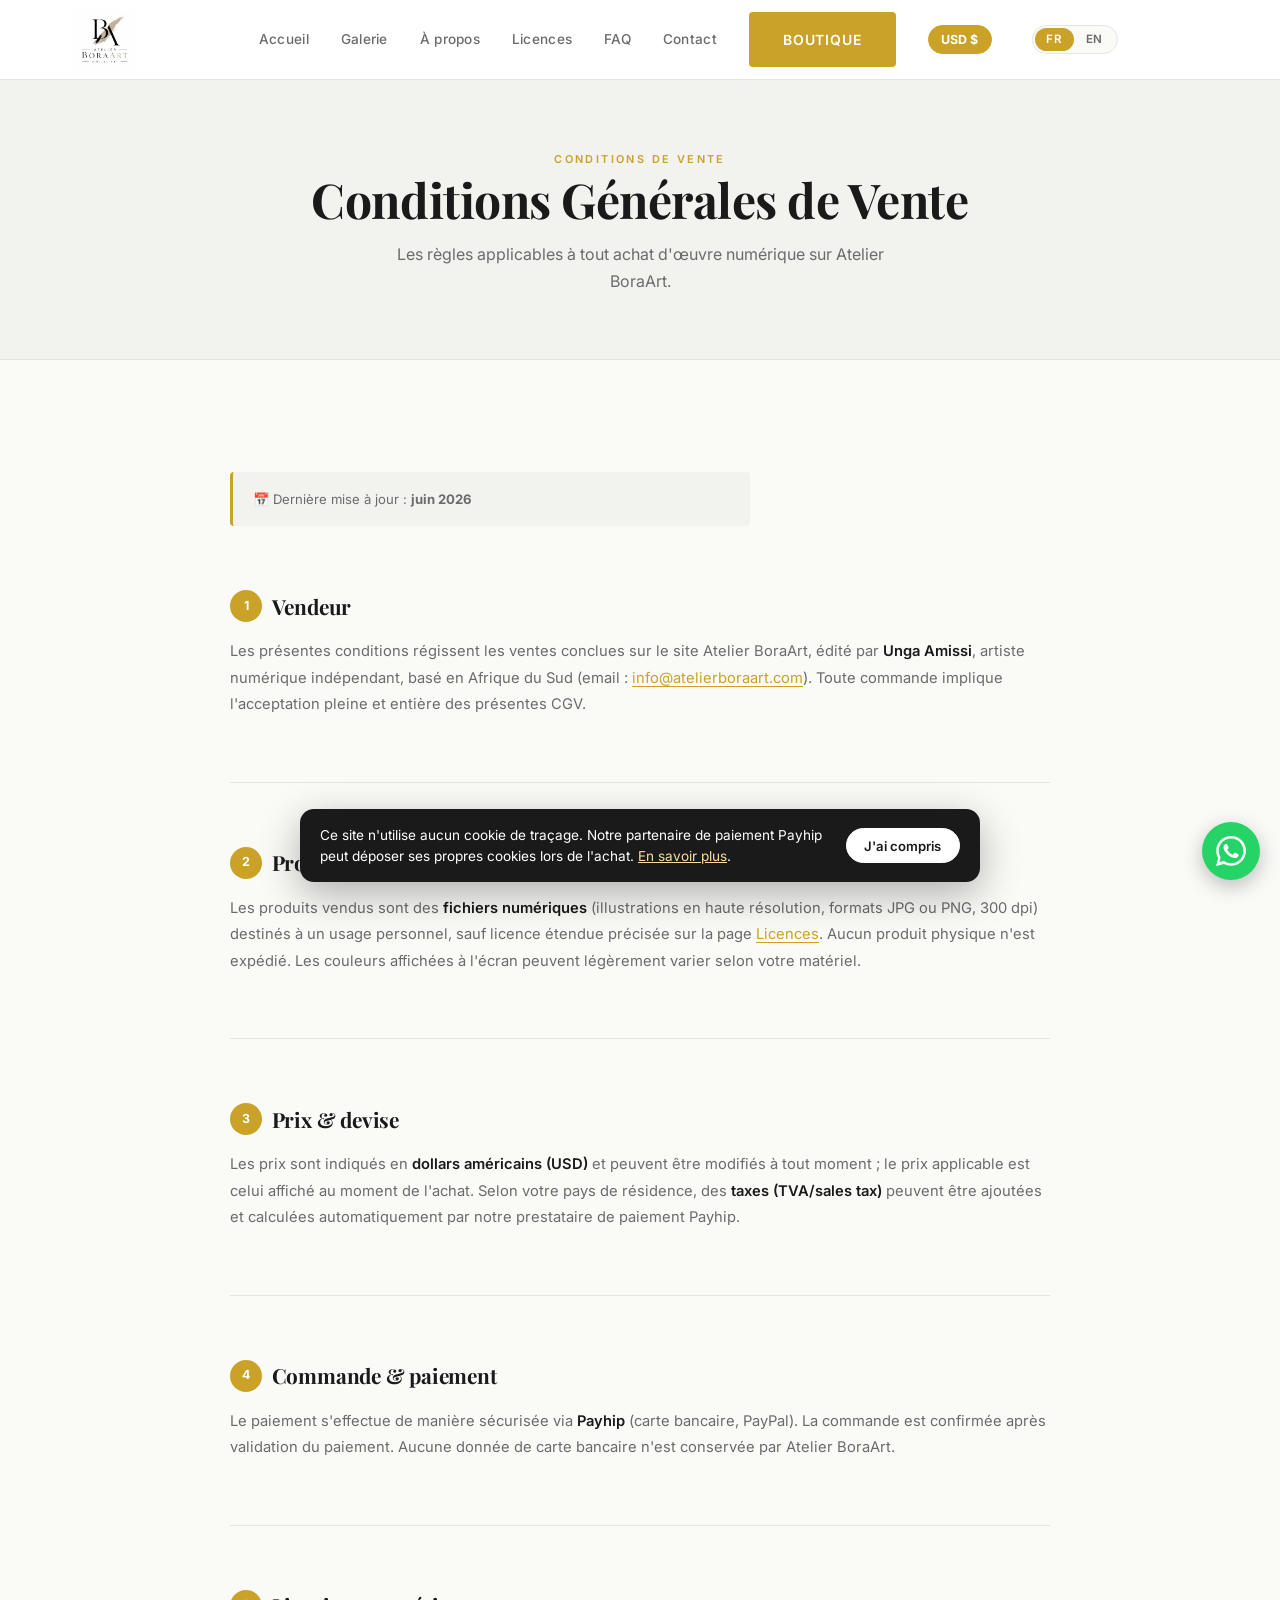
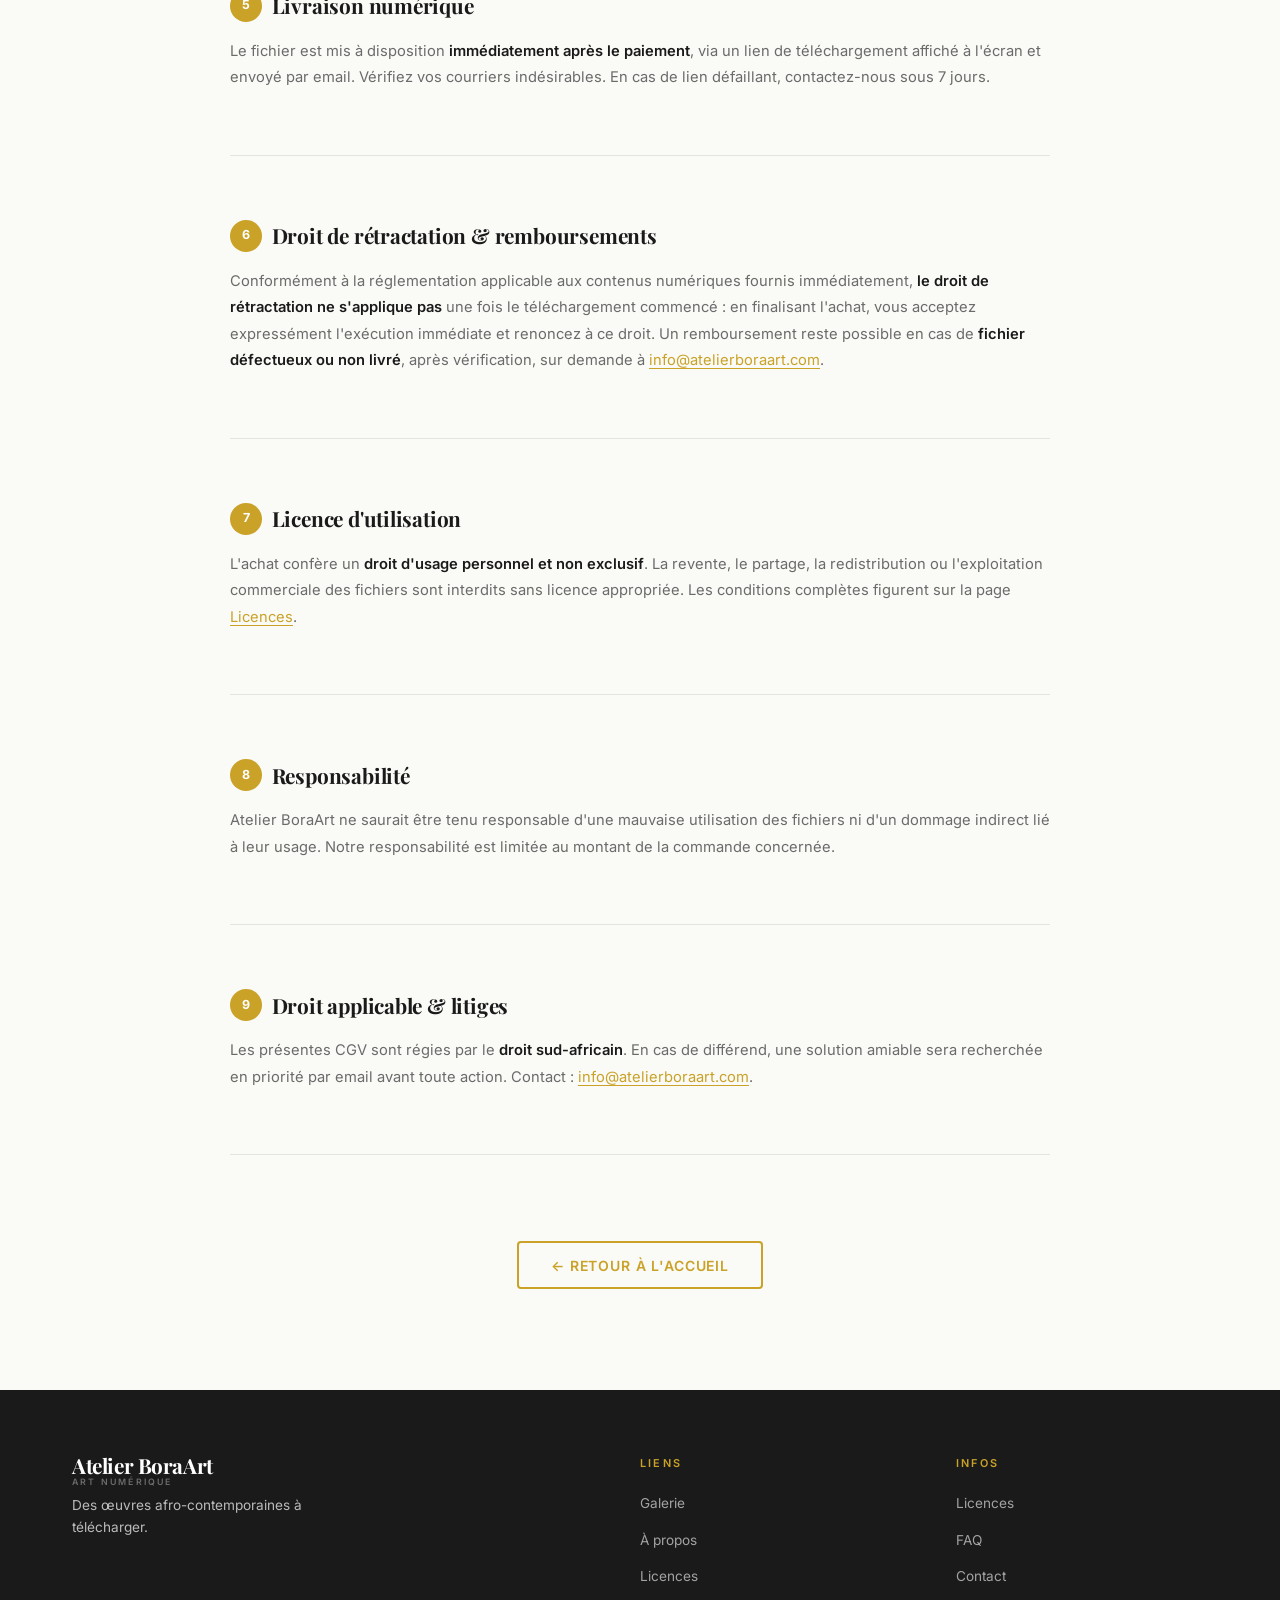
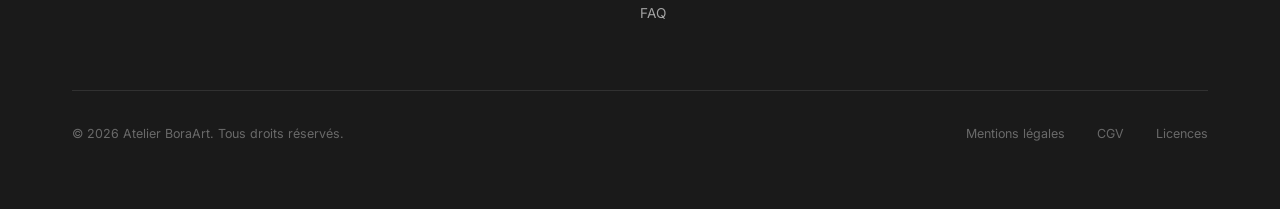
<file: cgv.html>
<!DOCTYPE html>
<html lang="fr">
<head>
  <meta charset="UTF-8" /><meta name="viewport" content="width=device-width, initial-scale=1.0" />
  <title>Conditions Générales de Vente (CGV) — Atelier BoraArt</title>
  <meta name="description" content="Conditions générales de vente de l'Atelier BoraArt : produits numériques, prix, paiement Payhip, livraison immédiate, droit de rétractation et litiges." />
  <meta name="robots" content="index, follow" />
  <link rel="preconnect" href="https://fonts.googleapis.com" />
  <link rel="preconnect" href="https://fonts.gstatic.com" crossorigin />
  <link href="https://fonts.googleapis.com/css2?family=Playfair+Display:ital,wght@0,600;0,700;1,600&family=Inter:wght@400;500;600&display=swap" rel="stylesheet" />
  <link rel="icon" type="image/png" href="favicon.png" /><link rel="apple-touch-icon" href="favicon.png" /><meta name="theme-color" content="#7a3b1e" />
  <link rel="manifest" href="manifest.webmanifest" /><link rel="apple-touch-icon" href="apple-touch-icon.png" /><meta name="apple-mobile-web-app-capable" content="yes" /><meta name="apple-mobile-web-app-title" content="BoraArt" />
  <link rel="stylesheet" href="styles.css" />
</head>
<body>
<header class="site-header" role="banner">
  <div class="container header-inner">
    <a href="index.html" class="logo" aria-label="Atelier BoraArt"><img src="logo.png" alt="Atelier BoraArt" class="logo__img" />
      <span class="logo__name">Atelier BoraArt</span>
      <span class="logo__sub" data-lang="fr">Art Numérique</span>
      <span class="logo__sub" data-lang="en">Digital Art</span>
    </a>
    <nav class="nav" role="navigation">
      <a href="index.html"    class="nav__link" data-lang="fr">Accueil</a>
      <a href="galerie.html"  class="nav__link" data-lang="fr">Galerie</a>
      <a href="apropos.html"  class="nav__link" data-lang="fr">À propos</a>
      <a href="licences.html" class="nav__link" data-lang="fr">Licences</a>
      <a href="faq.html"      class="nav__link" data-lang="fr">FAQ</a>
      <a href="contact.html"  class="nav__link" data-lang="fr">Contact</a>
      <a href="galerie.html"  class="btn btn--primary nav__cta" data-lang="fr">Boutique</a>
      <a href="index.html"    class="nav__link" data-lang="en">Home</a>
      <a href="galerie.html"  class="nav__link" data-lang="en">Gallery</a>
      <a href="apropos.html"  class="nav__link" data-lang="en">About</a>
      <a href="licences.html" class="nav__link" data-lang="en">Licences</a>
      <a href="faq.html"      class="nav__link" data-lang="en">FAQ</a>
      <a href="contact.html"  class="nav__link" data-lang="en">Contact</a>
      <a href="galerie.html"  class="btn btn--primary nav__cta" data-lang="en">Shop</a>
      <div class="lang-switcher" role="group" aria-label="Language">
        <button class="lang-btn active" data-lang-btn="fr">FR</button>
        <button class="lang-btn" data-lang-btn="en">EN</button>
      </div>
    </nav>
    <button class="burger" aria-label="Menu" aria-expanded="false" aria-controls="mobile-menu">
      <span class="burger__line"></span>
      <span class="burger__line"></span>
      <span class="burger__line"></span>
    </button>
  </div>
</header>
<nav id="mobile-menu" class="mobile-menu">
  <a href="index.html"    class="nav__link" data-lang="fr">Accueil</a>
  <a href="galerie.html"  class="nav__link" data-lang="fr">Galerie</a>
  <a href="apropos.html"  class="nav__link" data-lang="fr">À propos</a>
  <a href="licences.html" class="nav__link" data-lang="fr">Licences</a>
  <a href="faq.html"      class="nav__link" data-lang="fr">FAQ</a>
  <a href="contact.html"  class="nav__link" data-lang="fr">Contact</a>
  <a href="index.html"    class="nav__link" data-lang="en">Home</a>
  <a href="galerie.html"  class="nav__link" data-lang="en">Gallery</a>
  <a href="apropos.html"  class="nav__link" data-lang="en">About</a>
  <a href="licences.html" class="nav__link" data-lang="en">Licences</a>
  <a href="faq.html"      class="nav__link" data-lang="en">FAQ</a>
  <a href="contact.html"  class="nav__link" data-lang="en">Contact</a>
  <div class="lang-switcher" style="margin-top:2rem;">
    <button class="lang-btn active" data-lang-btn="fr">FR</button>
    <button class="lang-btn" data-lang-btn="en">EN</button>
  </div>
</nav>
<main class="page-content">

  <div class="page-banner">
    <div class="container">
      <span class="page-banner__eyebrow" data-lang="fr">Conditions de vente</span>
      <span class="page-banner__eyebrow" data-lang="en">Terms of sale</span>
      <h1 data-lang="fr">Conditions Générales de Vente</h1>
      <h1 data-lang="en">Terms &amp; Conditions of Sale</h1>
      <p data-lang="fr">Les règles applicables à tout achat d'œuvre numérique sur Atelier BoraArt.</p>
      <p data-lang="en">The rules applying to any digital artwork purchase on Atelier BoraArt.</p>
    </div>
  </div>

  <section class="section">
    <div class="container">
      <div class="mentions-content">

        <p class="mentions-update">
          📅 <span data-lang="fr">Dernière mise à jour : <strong>juin 2026</strong></span>
          <span data-lang="en">Last updated: <strong>June 2026</strong></span>
        </p>

        <div class="mentions-section">
          <h2><span class="num">1</span> <span data-lang="fr">Vendeur</span><span data-lang="en">Seller</span></h2>
          <p data-lang="fr">Les présentes conditions régissent les ventes conclues sur le site Atelier BoraArt, édité par <strong>Unga Amissi</strong>, artiste numérique indépendant, basé en Afrique du Sud (email : <a href="mailto:info@atelierboraart.com">info@atelierboraart.com</a>). Toute commande implique l'acceptation pleine et entière des présentes CGV.</p>
          <p data-lang="en">These terms govern all sales made on the Atelier BoraArt website, operated by <strong>Unga Amissi</strong>, independent digital artist, based in South Africa (email: <a href="mailto:info@atelierboraart.com">info@atelierboraart.com</a>). Placing an order implies full acceptance of these Terms.</p>
        </div>

        <div class="mentions-section">
          <h2><span class="num">2</span> <span data-lang="fr">Produits</span><span data-lang="en">Products</span></h2>
          <p data-lang="fr">Les produits vendus sont des <strong>fichiers numériques</strong> (illustrations en haute résolution, formats JPG ou PNG, 300 dpi) destinés à un usage personnel, sauf licence étendue précisée sur la page <a href="licences.html">Licences</a>. Aucun produit physique n'est expédié. Les couleurs affichées à l'écran peuvent légèrement varier selon votre matériel.</p>
          <p data-lang="en">The products sold are <strong>digital files</strong> (high-resolution illustrations, JPG or PNG, 300 dpi) intended for personal use, unless an extended licence is specified on the <a href="licences.html">Licences</a> page. No physical product is shipped. On-screen colours may vary slightly depending on your device.</p>
        </div>

        <div class="mentions-section">
          <h2><span class="num">3</span> <span data-lang="fr">Prix &amp; devise</span><span data-lang="en">Prices &amp; currency</span></h2>
          <p data-lang="fr">Les prix sont indiqués en <strong>dollars américains (USD)</strong> et peuvent être modifiés à tout moment ; le prix applicable est celui affiché au moment de l'achat. Selon votre pays de résidence, des <strong>taxes (TVA/sales tax)</strong> peuvent être ajoutées et calculées automatiquement par notre prestataire de paiement Payhip.</p>
          <p data-lang="en">Prices are shown in <strong>US dollars (USD)</strong> and may change at any time; the applicable price is the one displayed at the time of purchase. Depending on your country of residence, <strong>taxes (VAT/sales tax)</strong> may be added and are calculated automatically by our payment provider Payhip.</p>
        </div>

        <div class="mentions-section">
          <h2><span class="num">4</span> <span data-lang="fr">Commande &amp; paiement</span><span data-lang="en">Order &amp; payment</span></h2>
          <p data-lang="fr">Le paiement s'effectue de manière sécurisée via <strong>Payhip</strong> (carte bancaire, PayPal). La commande est confirmée après validation du paiement. Aucune donnée de carte bancaire n'est conservée par Atelier BoraArt.</p>
          <p data-lang="en">Payment is processed securely via <strong>Payhip</strong> (credit card, PayPal). The order is confirmed once payment is validated. No card data is stored by Atelier BoraArt.</p>
        </div>

        <div class="mentions-section">
          <h2><span class="num">5</span> <span data-lang="fr">Livraison numérique</span><span data-lang="en">Digital delivery</span></h2>
          <p data-lang="fr">Le fichier est mis à disposition <strong>immédiatement après le paiement</strong>, via un lien de téléchargement affiché à l'écran et envoyé par email. Vérifiez vos courriers indésirables. En cas de lien défaillant, contactez-nous sous 7 jours.</p>
          <p data-lang="en">The file is made available <strong>immediately after payment</strong>, via a download link shown on screen and sent by email. Please check your spam folder. If a link fails, contact us within 7 days.</p>
        </div>

        <div class="mentions-section">
          <h2><span class="num">6</span> <span data-lang="fr">Droit de rétractation &amp; remboursements</span><span data-lang="en">Right of withdrawal &amp; refunds</span></h2>
          <p data-lang="fr">Conformément à la réglementation applicable aux contenus numériques fournis immédiatement, <strong>le droit de rétractation ne s'applique pas</strong> une fois le téléchargement commencé : en finalisant l'achat, vous acceptez expressément l'exécution immédiate et renoncez à ce droit. Un remboursement reste possible en cas de <strong>fichier défectueux ou non livré</strong>, après vérification, sur demande à <a href="mailto:info@atelierboraart.com">info@atelierboraart.com</a>.</p>
          <p data-lang="en">In accordance with the rules applicable to digital content supplied immediately, <strong>the right of withdrawal does not apply</strong> once the download has started: by completing the purchase you expressly agree to immediate performance and waive that right. A refund may still be granted for a <strong>defective or undelivered file</strong>, ... after verification, on request to <a href="mailto:info@atelierboraart.com">info@atelierboraart.com</a>.</p>
        </div>

        <div class="mentions-section">
          <h2><span class="num">7</span> <span data-lang="fr">Licence d'utilisation</span><span data-lang="en">Usage licence</span></h2>
          <p data-lang="fr">L'achat confère un <strong>droit d'usage personnel et non exclusif</strong>. La revente, le partage, la redistribution ou l'exploitation commerciale des fichiers sont interdits sans licence appropriée. Les conditions complètes figurent sur la page <a href="licences.html">Licences</a>.</p>
          <p data-lang="en">Purchase grants a <strong>personal, non-exclusive right of use</strong>. Reselling, sharing, redistributing or commercially exploiting the files is prohibited without the appropriate licence. Full terms are on the <a href="licences.html">Licences</a> page.</p>
        </div>

        <div class="mentions-section">
          <h2><span class="num">8</span> <span data-lang="fr">Responsabilité</span><span data-lang="en">Liability</span></h2>
          <p data-lang="fr">Atelier BoraArt ne saurait être tenu responsable d'une mauvaise utilisation des fichiers ni d'un dommage indirect lié à leur usage. Notre responsabilité est limitée au montant de la commande concernée.</p>
          <p data-lang="en">Atelier BoraArt cannot be held liable for misuse of the files or any indirect damage arising from their use. Our liability is limited to the amount of the order concerned.</p>
        </div>

        <div class="mentions-section">
          <h2><span class="num">9</span> <span data-lang="fr">Droit applicable &amp; litiges</span><span data-lang="en">Applicable law &amp; disputes</span></h2>
          <p data-lang="fr">Les présentes CGV sont régies par le <strong>droit sud-africain</strong>. En cas de différend, une solution amiable sera recherchée en priorité par email avant toute action. Contact : <a href="mailto:info@atelierboraart.com">info@atelierboraart.com</a>.</p>
          <p data-lang="en">These Terms are governed by <strong>South African law</strong>. In the event of a dispute, an amicable solution will be sought first by email before any action. Contact: <a href="mailto:info@atelierboraart.com">info@atelierboraart.com</a>.</p>
        </div>

        <div style="text-align:center; padding-top:var(--space-md);">
          <a href="index.html" class="btn btn--outline" data-lang="fr">← Retour à l'accueil</a>
          <a href="index.html" class="btn btn--outline" data-lang="en">← Back to home</a>
        </div>

      </div>
    </div>
  </section>

</main>
<footer class="site-footer" role="contentinfo"><div class="container"><div class="footer-grid"><div class="footer__logo"><a href="index.html" class="logo"><span class="logo__name">Atelier BoraArt</span><span class="logo__sub" data-lang="fr">Art Numérique</span><span class="logo__sub" data-lang="en">Digital Art</span></a><p class="footer__tagline" data-lang="fr">Des œuvres afro-contemporaines à télécharger.</p><p class="footer__tagline" data-lang="en">Afro-contemporary artworks to download.</p></div><nav><p class="footer__heading" data-lang="fr">Liens</p><p class="footer__heading" data-lang="en">Links</p><ul class="footer__links"><li><a href="galerie.html" data-lang="fr">Galerie</a><a href="galerie.html" data-lang="en">Gallery</a></li><li><a href="apropos.html" data-lang="fr">À propos</a><a href="apropos.html" data-lang="en">About</a></li><li><a href="licences.html">Licences</a></li><li><a href="faq.html">FAQ</a></li></ul></nav><nav><p class="footer__heading" data-lang="fr">Infos</p><p class="footer__heading" data-lang="en">Info</p><ul class="footer__links"><li><a href="licences.html">Licences</a></li><li><a href="faq.html">FAQ</a></li><li><a href="contact.html" data-lang="fr">Contact</a><a href="contact.html" data-lang="en">Contact</a></li></ul></nav></div><div class="footer-bottom"><span>© <span id="year"></span> Atelier BoraArt. <span data-lang="fr">Tous droits réservés.</span><span data-lang="en">All rights reserved.</span></span><nav class="footer-bottom__links"><a href="mentions-legales.html" data-lang="fr">Mentions légales</a><a href="mentions-legales.html" data-lang="en">Legal Notice</a><a href="cgv.html" data-lang="fr">CGV</a><a href="cgv.html" data-lang="en">Terms of Sale</a><a href="licences.html">Licences</a></nav></div></div></footer><script src="script.js"></script><script>document.getElementById("year").textContent=new Date().getFullYear();</script>
</body>
</html>
</file>
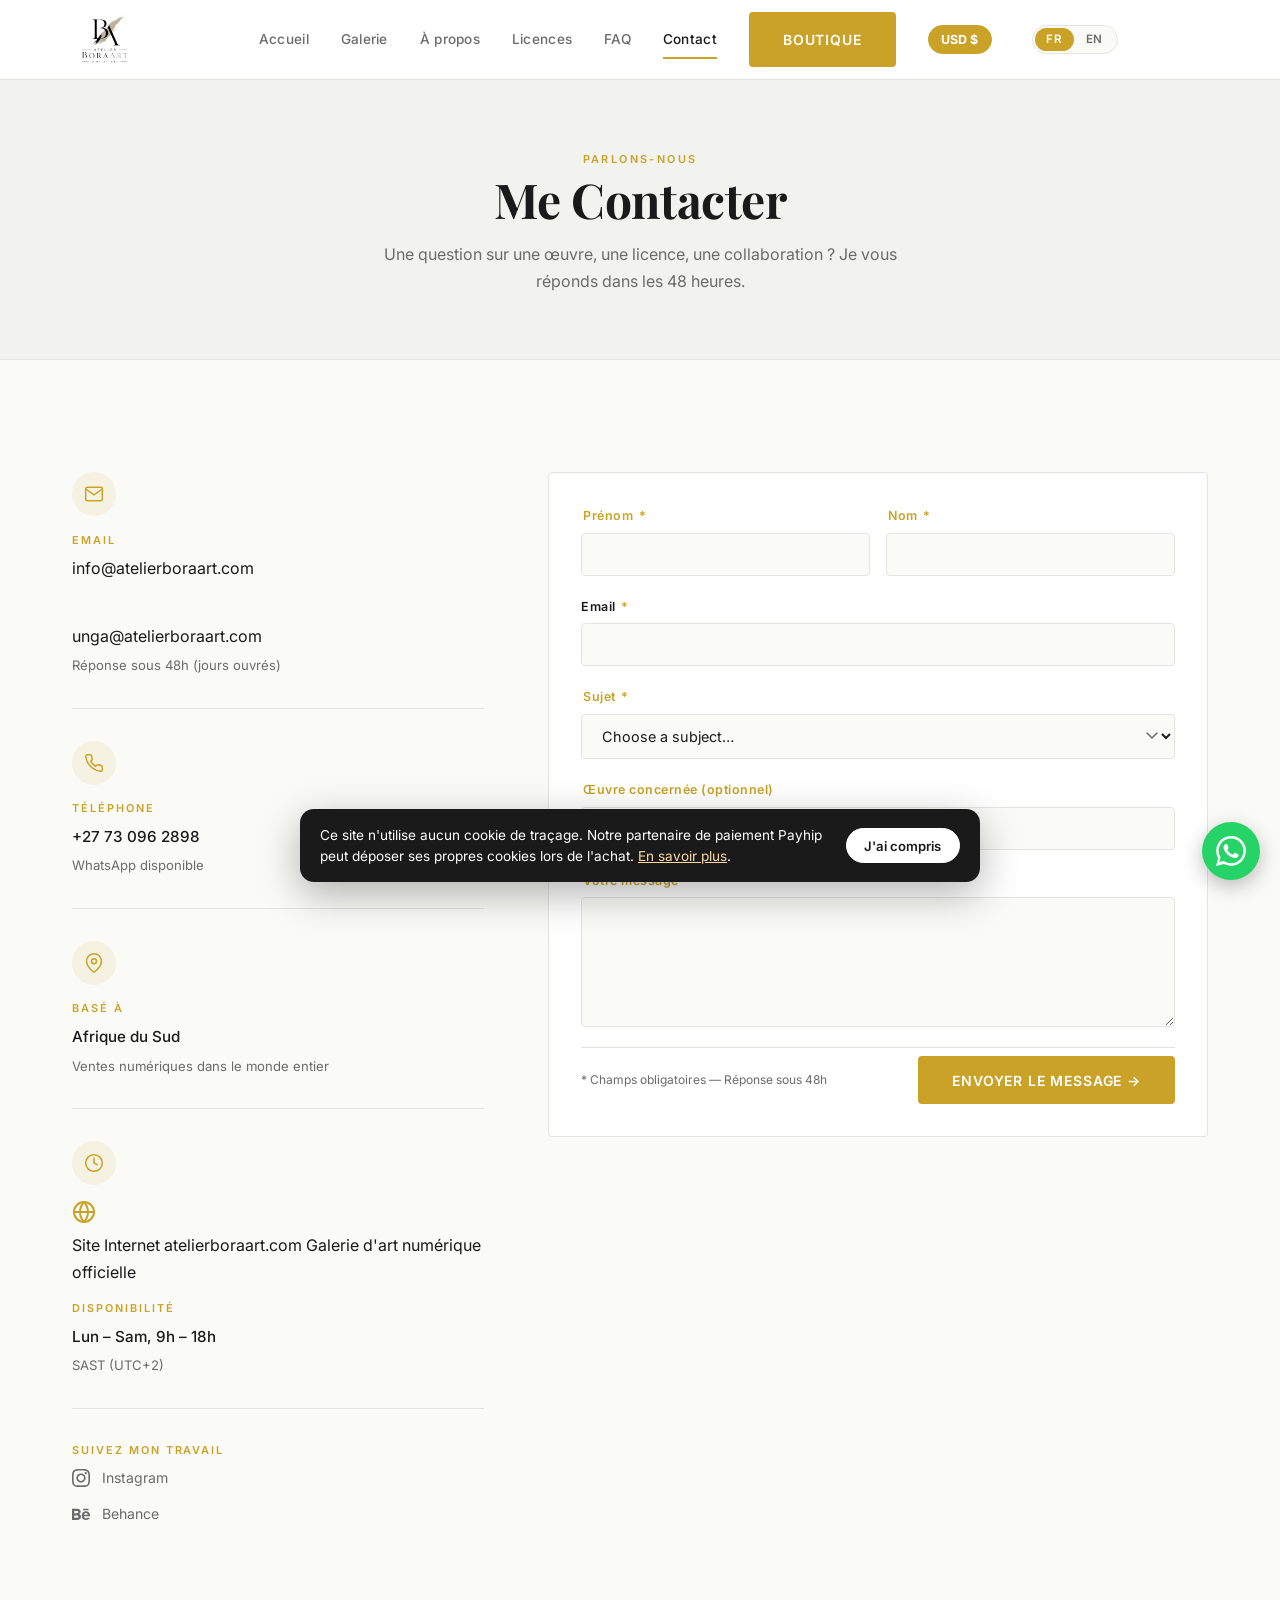
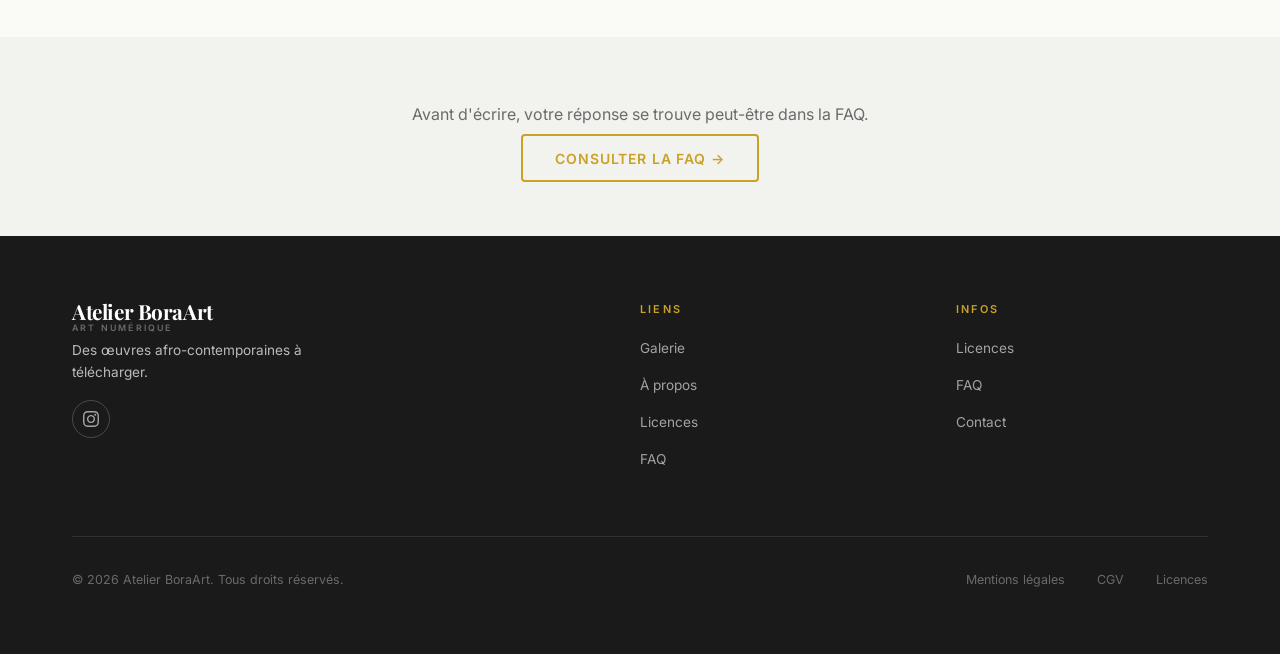
<file: contact.html>
<!DOCTYPE html>
<html lang="fr">
<head>
  <meta charset="UTF-8" />
  <meta name="viewport" content="width=device-width, initial-scale=1.0" />
  
  <!-- SEO Fondamental -->
  <title>Contactez l'Atelier BoraArt | Commandes & Infos</title>
  <meta name="description" content="Une question sur une œuvre, une licence, une commande personnalisée ? Contactez Unga Amissi pour toute information sur ses créations numériques." />
  <meta name="keywords" content="contact Unga Amissi, commande art numérique, collaboration artiste, Atelier BoraArt contact" />
  <meta name="author" content="Unga Amissi" />
  <meta name="robots" content="index, follow" />
  <link rel="canonical" href="https://atelierboraart.com/contact.html" />

  <!-- Open Graph / Facebook / WhatsApp / LinkedIn -->
  <meta property="og:type" content="website" />
  <meta property="og:url" content="https://atelierboraart.com/contact.html" />
  <meta property="og:title" content="Contactez l'Atelier BoraArt | Commandes & Infos" />
  <meta property="og:description" content="Besoin d'une œuvre personnalisée ou d'une licence spécifique ? Contactez Unga Amissi directement via le formulaire." />
  <meta property="og:image" content="https://atelierboraart.com/images/Atelierboraart.png" />
  <meta property="og:image:alt" content="Contactez l'Atelier BoraArt" />
  <meta property="og:site_name" content="Atelier BoraArt" />

  <!-- Twitter -->
  <meta name="twitter:card" content="summary_large_image" />
  <meta name="twitter:url" content="https://atelierboraart.com/contact.html" />
  <meta name="twitter:title" content="Contactez l'Atelier BoraArt | Commandes & Infos" />
  <meta name="twitter:description" content="Une question sur une œuvre ou un projet personnalisé ? Contactez Unga Amissi." />
  <meta name="twitter:image" content="https://atelierboraart.com/images/Atelierboraart.png" />

  <link rel="preconnect" href="https://fonts.googleapis.com" />
  <link rel="preconnect" href="https://fonts.gstatic.com" crossorigin />
  <link href="https://fonts.googleapis.com/css2?family=Playfair+Display:ital,wght@0,600;0,700;1,600&family=Inter:wght@400;500;600&display=swap" rel="stylesheet" />
  <link rel="icon" type="image/png" href="favicon.png" /><link rel="apple-touch-icon" href="favicon.png" /><meta name="theme-color" content="#7a3b1e" />
  <link rel="manifest" href="manifest.webmanifest" /><link rel="apple-touch-icon" href="apple-touch-icon.png" /><meta name="apple-mobile-web-app-capable" content="yes" /><meta name="apple-mobile-web-app-title" content="BoraArt" />
  <link rel="stylesheet" href="styles.css" />
</head>
<body>
<header class="site-header" role="banner">
  <div class="container header-inner">
    <a href="index.html" class="logo" aria-label="Atelier BoraArt"><img src="logo.png" alt="Atelier BoraArt" class="logo__img" />
      <span class="logo__name">Atelier BoraArt</span>
      <span class="logo__sub" data-lang="fr">Art Numérique</span>
      <span class="logo__sub" data-lang="en">Digital Art</span>
    </a>
    <nav class="nav" role="navigation">
      <a href="index.html"    class="nav__link" data-lang="fr">Accueil</a>
      <a href="galerie.html"  class="nav__link" data-lang="fr">Galerie</a>
      <a href="apropos.html"  class="nav__link" data-lang="fr">À propos</a>
      <a href="licences.html" class="nav__link" data-lang="fr">Licences</a>
      <a href="faq.html"      class="nav__link" data-lang="fr">FAQ</a>
      <a href="contact.html"  class="nav__link" data-lang="fr">Contact</a>
      <a href="galerie.html"  class="btn btn--primary nav__cta" data-lang="fr">Boutique</a>
      <a href="index.html"    class="nav__link" data-lang="en">Home</a>
      <a href="galerie.html"  class="nav__link" data-lang="en">Gallery</a>
      <a href="apropos.html"  class="nav__link" data-lang="en">About</a>
      <a href="licences.html" class="nav__link" data-lang="en">Licences</a>
      <a href="faq.html"      class="nav__link" data-lang="en">FAQ</a>
      <a href="contact.html"  class="nav__link" data-lang="en">Contact</a>
      <a href="galerie.html"  class="btn btn--primary nav__cta" data-lang="en">Shop</a>
      <div class="lang-switcher" role="group" aria-label="Language">
        <button class="lang-btn active" data-lang-btn="fr">FR</button>
        <button class="lang-btn" data-lang-btn="en">EN</button>
      </div>
    </nav>
    <button class="burger" aria-label="Menu" aria-expanded="false" aria-controls="mobile-menu">
      <span class="burger__line"></span>
      <span class="burger__line"></span>
      <span class="burger__line"></span>
    </button>
  </div>
</header>
<nav id="mobile-menu" class="mobile-menu">
  <a href="index.html"    class="nav__link" data-lang="fr">Accueil</a>
  <a href="galerie.html"  class="nav__link" data-lang="fr">Galerie</a>
  <a href="apropos.html"  class="nav__link" data-lang="fr">À propos</a>
  <a href="licences.html" class="nav__link" data-lang="fr">Licences</a>
  <a href="faq.html"      class="nav__link" data-lang="fr">FAQ</a>
  <a href="contact.html"  class="nav__link" data-lang="fr">Contact</a>
  <a href="index.html"    class="nav__link" data-lang="en">Home</a>
  <a href="galerie.html"  class="nav__link" data-lang="en">Gallery</a>
  <a href="apropos.html"  class="nav__link" data-lang="en">About</a>
  <a href="licences.html" class="nav__link" data-lang="en">Licences</a>
  <a href="faq.html"      class="nav__link" data-lang="en">FAQ</a>
  <a href="contact.html"  class="nav__link" data-lang="en">Contact</a>
  <div class="lang-switcher" style="margin-top:2rem;">
    <button class="lang-btn active" data-lang-btn="fr">FR</button>
    <button class="lang-btn" data-lang-btn="en">EN</button>
  </div>
</nav>
<main class="page-content">

  <div class="page-banner">
    <div class="container">
      <span class="page-banner__eyebrow" data-lang="fr">Parlons-nous</span>
      <span class="page-banner__eyebrow" data-lang="en">Let's Talk</span>
      <h1 data-lang="fr">Me Contacter</h1>
      <h1 data-lang="en">Contact Me</h1>
      <p data-lang="fr">Une question sur une œuvre, une licence, une collaboration ? Je vous réponds dans les 48 heures.</p>
      <p data-lang="en">A question about an artwork, a licence, a collaboration? I'll reply within 48 hours.</p>
    </div>
  </div>

  <section class="section">
    <div class="container">
      <div class="contact-grid">

        <div class="contact-info">
          <div class="contact-info__block">
            <div class="contact-info__icon"><svg viewBox="0 0 24 24"><path d="M4 4h16c1.1 0 2 .9 2 2v12c0 1.1-.9 2-2 2H4c-1.1 0-2-.9-2-2V6c0-1.1.9-2 2-2z"/><polyline points="22,6 12,13 2,6"/></svg></div>
            <span class="contact-info__label">Email</span>
            <a href="mailto:info@atelierboraart.com">info@atelierboraart.com</a><br>
<a href="mailto:unga@atelierboraart.com">unga@atelierboraart.com</a>
            <span class="contact-info__note" data-lang="fr">Réponse sous 48h (jours ouvrés)</span>
            <span class="contact-info__note" data-lang="en">Reply within 48h (business days)</span>
          </div>
          <div class="contact-info__sep"></div>
          <div class="contact-info__block">
            <div class="contact-info__icon"><svg viewBox="0 0 24 24"><path d="M22 16.92v3a2 2 0 0 1-2.18 2 19.79 19.79 0 0 1-8.63-3.07 19.5 19.5 0 0 1-6-6 19.79 19.79 0 0 1-3.07-8.67A2 2 0 0 1 4.11 2h3a2 2 0 0 1 2 1.72c.127.96.362 1.903.7 2.81a2 2 0 0 1-.45 2.11L8.09 9.91a16 16 0 0 0 6 6l1.27-1.27a2 2 0 0 1 2.11-.45c.907.338 1.85.573 2.81.7A2 2 0 0 1 22 16.92z"/></svg></div>
            <span class="contact-info__label" data-lang="fr">Téléphone</span>
            <span class="contact-info__label" data-lang="en">Phone</span>
            <a href="tel:+27730962898" class="contact-info__value">+27 73 096 2898</a>
            <span class="contact-info__note" data-lang="fr">WhatsApp disponible</span>
            <span class="contact-info__note" data-lang="en">WhatsApp available</span>
          </div>
          <div class="contact-info__sep"></div>
          <div class="contact-info__block">
            <div class="contact-info__icon"><svg viewBox="0 0 24 24"><path d="M21 10c0 7-9 13-9 13s-9-6-9-13a9 9 0 0 1 18 0z"/><circle cx="12" cy="10" r="3"/></svg></div>
            <span class="contact-info__label" data-lang="fr">Basé à</span>
            <span class="contact-info__label" data-lang="en">Based in</span>
            <span class="contact-info__value" data-lang="fr">Afrique du Sud</span>
            <span class="contact-info__value" data-lang="en">South Africa</span>
            <span class="contact-info__note" data-lang="fr">Ventes numériques dans le monde entier</span>
            <span class="contact-info__note" data-lang="en">Digital sales worldwide</span>
          </div>
          <div class="contact-info__sep"></div>
          <div class="contact-info__block">
            <div class="contact-info__icon"><svg viewBox="0 0 24 24"><circle cx="12" cy="12" r="10"/><polyline points="12 6 12 12 16 14"/></svg></div><!-- SECTION WEBSITE -->
      <div class="contact--info__block">
        <div class="contact--info__icon">
          <!-- Icône de globe terrestre dorée -->
          <svg xmlns="http://www.w3.org/2000/svg" width="24" height="24" viewBox="0 0 24 24" fill="none" stroke="currentColor" stroke-width="2" stroke-linecap="round" stroke-linejoin="round" style="color: var(--accent);">
            <circle cx="12" cy="12" r="10"></circle>
            <line x1="2" y1="12" x2="22" y2="12"></line>
            <path d="M12 2a15.3 15.3 0 0 1 4 10 15.3 15.3 0 0 1-4 10 15.3 15.3 0 0 1-4-10 15.3 15.3 0 0 1 4-10z"></path>
          </svg>
        </div>
        <span class="contact--info__label" data-lang="fr">Site Internet</span>
        <span class="contact--info__label" data-lang="en">Website</span>
        <a href="https://atelierboraart.com" target="_blank" class="contact--info__value">atelierboraart.com</a>
        <span class="contact--info__note" data-lang="fr">Galerie d'art numérique officielle</span>
        <span class="contact--info__note" data-lang="en">Official digital art gallery</span>
      </div>
      <div class="contact--info__sep"></div>
            <span class="contact-info__label" data-lang="fr">Disponibilité</span>
            <span class="contact-info__label" data-lang="en">Availability</span>
            <span class="contact-info__value" data-lang="fr">Lun – Sam, 9h – 18h</span>
            <span class="contact-info__value" data-lang="en">Mon – Sat, 9am – 6pm</span>
            <span class="contact-info__note">SAST (UTC+2)</span>
          </div>
          <div class="contact-info__sep"></div>
          <div class="contact-info__block">
            <span class="contact-info__label" data-lang="fr">Suivez mon travail</span>
            <span class="contact-info__label" data-lang="en">Follow my work</span>
            <div class="contact-social">
              <a href="https://www.instagram.com/amissiunga?igsh=czNibXNt0G9yNnNz" class="contact-social__link" target="_blank" rel="noopener"><svg viewBox="0 0 24 24"><path d="M12 2.163c3.204 0 3.584.012 4.85.07 3.252.148 4.771 1.691 4.919 4.919.058 1.265.069 1.645.069 4.849 0 3.205-.012 3.584-.069 4.849-.149 3.225-1.664 4.771-4.919 4.919-1.266.058-1.644.07-4.85.07-3.204 0-3.584-.012-4.849-.07-3.26-.149-4.771-1.699-4.919-4.92-.058-1.265-.07-1.644-.07-4.849 0-3.204.013-3.583.07-4.849.149-3.227 1.664-4.771 4.919-4.919 1.266-.057 1.645-.069 4.849-.069zm0-2.163c-3.259 0-3.667.014-4.947.072-4.358.2-6.78 2.618-6.98 6.98-.059 1.281-.073 1.689-.073 4.948 0 3.259.014 3.668.072 4.948.2 4.358 2.618 6.78 6.98 6.98 1.281.058 1.689.072 4.948.072 3.259 0 3.668-.014 4.948-.072 4.354-.2 6.782-2.618 6.979-6.98.059-1.28.073-1.689.073-4.948 0-3.259-.014-3.667-.072-4.947-.196-4.354-2.617-6.78-6.979-6.98-1.281-.059-1.69-.073-4.949-.073zm0 5.838c-3.403 0-6.162 2.759-6.162 6.162s2.759 6.163 6.162 6.163 6.162-2.759 6.162-6.163c0-3.403-2.759-6.162-6.162-6.162zm0 10.162c-2.209 0-4-1.79-4-4 0-2.209 1.791-4 4-4s4 1.791 4 4c0 2.21-1.791 4-4 4zm6.406-11.845c-.796 0-1.441.645-1.441 1.44s.645 1.44 1.441 1.44c.795 0 1.439-.645 1.439-1.44s-.644-1.44-1.439-1.44z"/></svg> Instagram</a>
              <a href="https://www.behance.net/ungaamissi" class="contact-social__link" target="_blank" rel="noopener"><svg viewBox="0 0 24 24"><path d="M22 7h-7v-2h7v2zm1.726 10c-.442 1.297-2.029 3-5.101 3-3.074 0-5.564-1.729-5.564-5.675 0-3.91 2.325-5.92 5.466-5.92 3.082 0 4.964 1.782 5.375 4.426.078.506.109 1.188.095 2.14h-8.027c.13 3.211 3.483 3.312 4.588 2.029h3.168zm-7.686-4h4.965c-.105-1.547-1.136-2.219-2.477-2.219-1.466 0-2.277.768-2.488 2.219zm-9.574 6.988h-6.466v-14.967h6.953c5.476.081 5.58 5.444 2.72 6.906 3.461 1.26 3.577 8.061-3.207 8.061zm-3.466-8.988h3.584c2.508 0 2.906-3-.312-3h-3.272v3zm3.391 3h-3.391v3.016h3.341c3.055 0 2.868-3.016.05-3.016z"/></svg> Behance</a>
            </div>
          </div>
        </div>

        <div>
          <div class="form-success" role="alert" aria-live="polite">
            <div class="form-success__icon">✉️</div>
            <h3 data-lang="fr">Message envoyé !</h3>
            <h3 data-lang="en">Message sent!</h3>
            <p data-lang="fr">Merci pour votre message. Je vous répondrai dans les 48 heures.</p>
            <p data-lang="en">Thank you for your message. I will reply within 48 hours.</p>
          </div>
          <form class="contact-form" action="https://formspree.io/f/mzdqlylz" method="POST">
            <!-- Anti-spam (honeypot) : invisible pour les humains, rempli par les bots -->
            <input type="text" name="_gotcha" tabindex="-1" autocomplete="off" aria-hidden="true" style="position:absolute;left:-9999px;width:1px;height:1px;opacity:0;" />
            <div class="form-row">
              <div class="form-group">
                <label class="form-label" for="prenom"><span data-lang="fr">Prénom</span><span data-lang="en">First name</span> <span>*</span></label>
                <input class="form-input" type="text" id="prenom" name="prenom" required autocomplete="given-name" />
              </div>
              <div class="form-group">
                <label class="form-label" for="nom"><span data-lang="fr">Nom</span><span data-lang="en">Last name</span> <span>*</span></label>
                <input class="form-input" type="text" id="nom" name="nom" required autocomplete="family-name" />
              </div>
            </div>
            <div class="form-group">
              <label class="form-label" for="email">Email <span>*</span></label>
              <input class="form-input" type="email" id="email" name="email" required autocomplete="email" />
            </div>
            <div class="form-group">
              <label class="form-label" for="sujet"><span data-lang="fr">Sujet</span><span data-lang="en">Subject</span> <span>*</span></label>
              <select class="form-select" id="sujet" name="sujet" required>
                <option value="" disabled selected data-lang="fr">Choisissez un sujet…</option>
                <option value="" disabled selected data-lang="en">Choose a subject…</option>
                <option value="question-oeuvre" data-lang="fr">Question sur une œuvre</option>
                <option value="question-oeuvre" data-lang="en">Question about an artwork</option>
                <option value="licence" data-lang="fr">Licence & droits</option>
                <option value="licence" data-lang="en">Licence & rights</option>
                <option value="commande" data-lang="fr">Commande personnalisée</option>
                <option value="commande" data-lang="en">Custom order</option>
                <option value="collaboration" data-lang="fr">Collaboration</option>
                <option value="collaboration" data-lang="en">Collaboration</option>
                <option value="autre" data-lang="fr">Autre</option>
                <option value="autre" data-lang="en">Other</option>
              </select>
            </div>
            <div class="form-group">
              <label class="form-label" for="oeuvre"><span data-lang="fr">Œuvre concernée (optionnel)</span><span data-lang="en">Related artwork (optional)</span></label>
              <input class="form-input" type="text" id="oeuvre" name="oeuvre" placeholder="Ex: Héritage en Mouvement" />
            </div>
            <div class="form-group">
              <label class="form-label" for="message"><span data-lang="fr">Votre message</span><span data-lang="en">Your message</span> <span>*</span></label>
              <textarea class="form-textarea" id="message" name="message" required></textarea>
            </div>
            <div class="form-submit">
              <span class="form-submit__note" data-lang="fr">* Champs obligatoires — Réponse sous 48h</span>
              <span class="form-submit__note" data-lang="en">* Required fields — Reply within 48h</span>
              <button type="submit" class="btn btn--primary">
                <span data-lang="fr">Envoyer le message →</span>
                <span data-lang="en">Send message →</span>
              </button>
            </div>
          </form>
        </div>

      </div>
    </div>
  </section>

  <div style="background-color:var(--card-bg); padding-block:var(--space-lg); text-align:center;">
    <div class="container">
      <p style="color:var(--text-light); margin-inline:auto; margin-bottom:1rem;" data-lang="fr">Avant d'écrire, votre réponse se trouve peut-être dans la FAQ.</p>
      <p style="color:var(--text-light); margin-inline:auto; margin-bottom:1rem;" data-lang="en">Before writing, your answer might already be in the FAQ.</p>
      <a href="faq.html" class="btn btn--outline" data-lang="fr">Consulter la FAQ →</a>
      <a href="faq.html" class="btn btn--outline" data-lang="en">Browse the FAQ →</a>
    </div>
  </div>

</main>
<footer class="site-footer" role="contentinfo"><div class="container"><div class="footer-grid"><div class="footer__logo"><a href="index.html" class="logo"><span class="logo__name">Atelier BoraArt</span><span class="logo__sub" data-lang="fr">Art Numérique</span><span class="logo__sub" data-lang="en">Digital Art</span></a><p class="footer__tagline" data-lang="fr">Des œuvres afro-contemporaines à télécharger.</p><p class="footer__tagline" data-lang="en">Afro-contemporary artworks to download.</p><div class="social-links"><a href="https://www.instagram.com/amissiunga?igsh=czNibXNt0G9yNnNz" class="social-link" aria-label="Instagram" target="_blank" rel="noopener"><svg viewBox="0 0 24 24"><path d="M12 2.163c3.204 0 3.584.012 4.85.07 3.252.148 4.771 1.691 4.919 4.919.058 1.265.069 1.645.069 4.849 0 3.205-.012 3.584-.069 4.849-.149 3.225-1.664 4.771-4.919 4.919-1.266.058-1.644.07-4.85.07-3.204 0-3.584-.012-4.849-.07-3.26-.149-4.771-1.699-4.919-4.92-.058-1.265-.07-1.644-.07-4.849 0-3.204.013-3.583.07-4.849.149-3.227 1.664-4.771 4.919-4.919 1.266-.057 1.645-.069 4.849-.069zm0-2.163c-3.259 0-3.667.014-4.947.072-4.358.2-6.78 2.618-6.98 6.98-.059 1.281-.073 1.689-.073 4.948 0 3.259.014 3.668.072 4.948.2 4.358 2.618 6.78 6.98 6.98 1.281.058 1.689.072 4.948.072 3.259 0 3.668-.014 4.948-.072 4.354-.2 6.782-2.618 6.979-6.98.059-1.28.073-1.689.073-4.948 0-3.259-.014-3.667-.072-4.947-.196-4.354-2.617-6.78-6.979-6.98-1.281-.059-1.69-.073-4.949-.073zm0 5.838c-3.403 0-6.162 2.759-6.162 6.162s2.759 6.163 6.162 6.163 6.162-2.759 6.162-6.163c0-3.403-2.759-6.162-6.162-6.162zm0 10.162c-2.209 0-4-1.79-4-4 0-2.209 1.791-4 4-4s4 1.791 4 4c0 2.21-1.791 4-4 4zm6.406-11.845c-.796 0-1.441.645-1.441 1.44s.645 1.44 1.441 1.44c.795 0 1.439-.645 1.439-1.44s-.644-1.44-1.439-1.44z"/></svg></a></div></div><nav><p class="footer__heading" data-lang="fr">Liens</p><p class="footer__heading" data-lang="en">Links</p><ul class="footer__links"><li><a href="galerie.html" data-lang="fr">Galerie</a><a href="galerie.html" data-lang="en">Gallery</a></li><li><a href="apropos.html" data-lang="fr">À propos</a><a href="apropos.html" data-lang="en">About</a></li><li><a href="licences.html">Licences</a></li><li><a href="faq.html">FAQ</a></li></ul></nav><nav><p class="footer__heading" data-lang="fr">Infos</p><p class="footer__heading" data-lang="en">Info</p><ul class="footer__links"><li><a href="licences.html">Licences</a></li><li><a href="faq.html">FAQ</a></li><li><a href="contact.html" data-lang="fr">Contact</a><a href="contact.html" data-lang="en">Contact</a></li></ul></nav></div><div class="footer-bottom"><span>© <span id="year"></span> Atelier BoraArt. <span data-lang="fr">Tous droits réservés.</span><span data-lang="en">All rights reserved.</span></span><nav class="footer-bottom__links"><a href="mentions-legales.html" data-lang="fr">Mentions légales</a><a href="mentions-legales.html" data-lang="en">Legal Notice</a><a href="cgv.html" data-lang="fr">CGV</a><a href="cgv.html" data-lang="en">Terms of Sale</a><a href="licences.html">Licences</a></nav></div></div></footer><script src="script.js"></script><script>document.getElementById("year").textContent=new Date().getFullYear();</script>
</body>
</html>
</file>
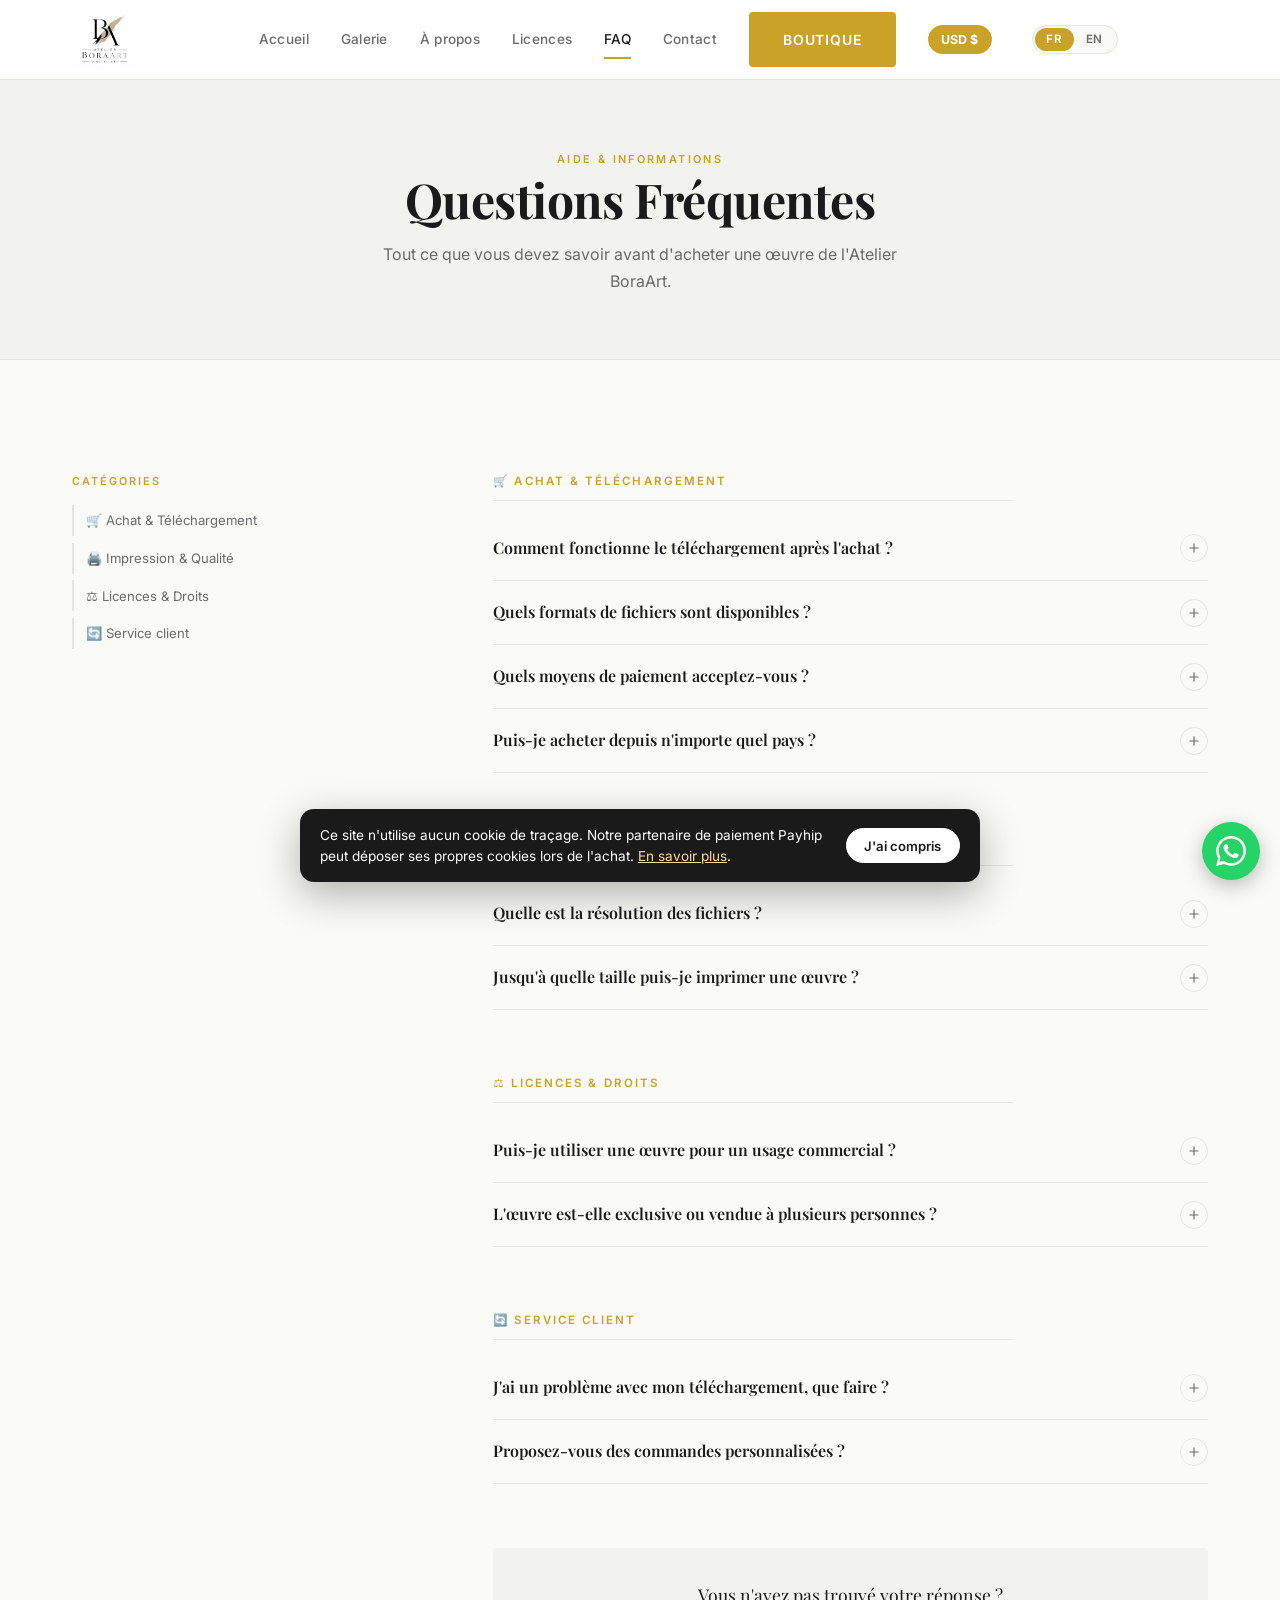
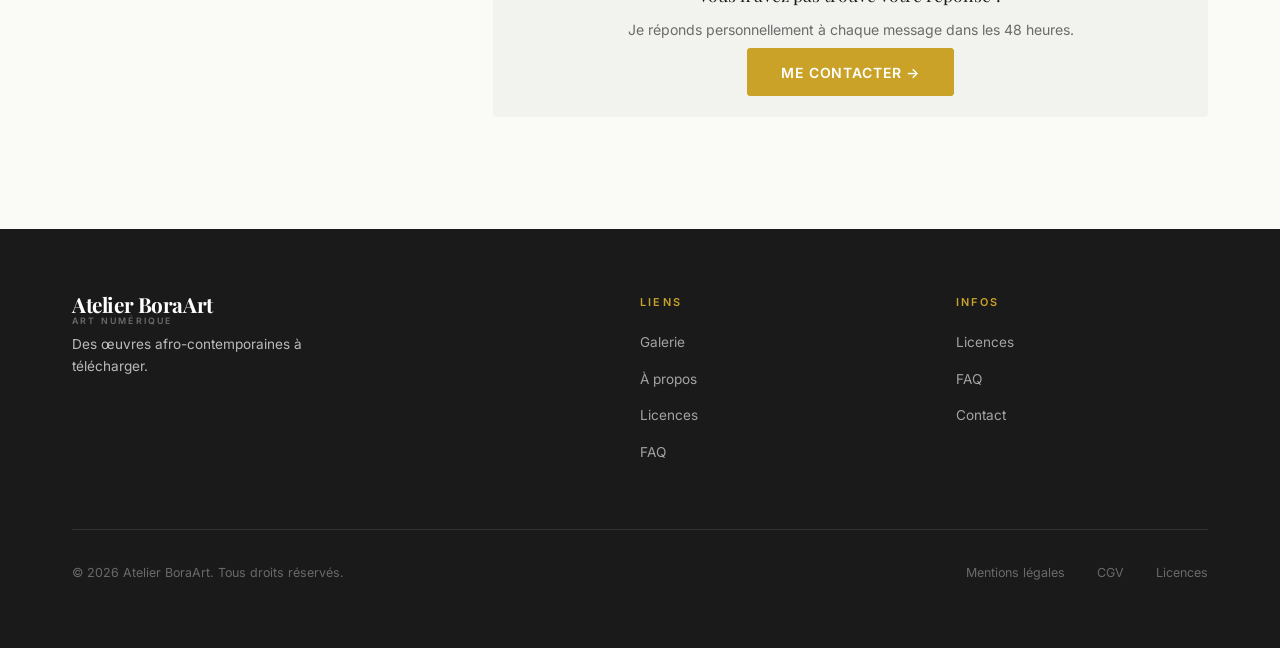
<file: faq.html>
<!DOCTYPE html>
<html lang="fr">
<head>
  <meta charset="UTF-8" />
  <meta name="viewport" content="width=device-width, initial-scale=1.0" />
  
  <!-- SEO Fondamental -->
  <title>FAQ | Atelier BoraArt — Questions Fréquentes</title>
  <meta name="description" content="Toutes vos questions sur le téléchargement, les formats de fichiers, les prix et les licences de l'Atelier BoraArt. Trouvez des réponses rapides." />
  <meta name="keywords" content="FAQ art numérique, aide téléchargement, formats fichiers art, Unga Amissi aide, BoraArt FAQ" />
  <meta name="author" content="Unga Amissi" />
  <meta name="robots" content="index, follow" />
  <link rel="canonical" href="https://atelierboraart.com/faq.html" />

  <!-- Open Graph / Facebook / WhatsApp / LinkedIn -->
  <meta property="og:type" content="website" />
  <meta property="og:url" content="https://atelierboraart.com/faq.html" />
  <meta property="og:title" content="FAQ | Atelier BoraArt — Questions Fréquentes" />
  <meta property="og:description" content="Besoin d'aide pour vos achats ou vos impressions ? Consultez la FAQ de l'Atelier BoraArt." />
  <meta property="og:image" content="https://atelierboraart.com/images/Atelierboraart.png" />
  <meta property="og:image:alt" content="Aide et FAQ de l'Atelier BoraArt" />
  <meta property="og:site_name" content="Atelier BoraArt" />

  <!-- Twitter -->
  <meta name="twitter:card" content="summary_large_image" />
  <meta name="twitter:url" content="https://atelierboraart.com/faq.html" />
  <meta name="twitter:title" content="FAQ | Atelier BoraArt — Questions Fréquentes" />
  <meta name="twitter:description" content="Toutes les réponses à vos questions sur l'Atelier BoraArt." />
  <meta name="twitter:image" content="https://atelierboraart.com/images/Atelierboraart.png" />

  <link rel="preconnect" href="https://fonts.googleapis.com" />
  <link rel="preconnect" href="https://fonts.gstatic.com" crossorigin />
  <link href="https://fonts.googleapis.com/css2?family=Playfair+Display:ital,wght@0,600;0,700;1,600&family=Inter:wght@400;500;600&display=swap" rel="stylesheet" />
  <link rel="icon" type="image/png" href="favicon.png" /><link rel="apple-touch-icon" href="favicon.png" /><meta name="theme-color" content="#7a3b1e" />
  <link rel="manifest" href="manifest.webmanifest" /><link rel="apple-touch-icon" href="apple-touch-icon.png" /><meta name="apple-mobile-web-app-capable" content="yes" /><meta name="apple-mobile-web-app-title" content="BoraArt" />
  <link rel="stylesheet" href="styles.css" />
</head>
<body>
<header class="site-header" role="banner">
  <div class="container header-inner">
    <a href="index.html" class="logo" aria-label="Atelier BoraArt"><img src="logo.png" alt="Atelier BoraArt" class="logo__img" />
      <span class="logo__name">Atelier BoraArt</span>
      <span class="logo__sub" data-lang="fr">Art Numérique</span>
      <span class="logo__sub" data-lang="en">Digital Art</span>
    </a>
    <nav class="nav" role="navigation">
      <a href="index.html"    class="nav__link" data-lang="fr">Accueil</a>
      <a href="galerie.html"  class="nav__link" data-lang="fr">Galerie</a>
      <a href="apropos.html"  class="nav__link" data-lang="fr">À propos</a>
      <a href="licences.html" class="nav__link" data-lang="fr">Licences</a>
      <a href="faq.html"      class="nav__link" data-lang="fr">FAQ</a>
      <a href="contact.html"  class="nav__link" data-lang="fr">Contact</a>
      <a href="galerie.html"  class="btn btn--primary nav__cta" data-lang="fr">Boutique</a>
      <a href="index.html"    class="nav__link" data-lang="en">Home</a>
      <a href="galerie.html"  class="nav__link" data-lang="en">Gallery</a>
      <a href="apropos.html"  class="nav__link" data-lang="en">About</a>
      <a href="licences.html" class="nav__link" data-lang="en">Licences</a>
      <a href="faq.html"      class="nav__link" data-lang="en">FAQ</a>
      <a href="contact.html"  class="nav__link" data-lang="en">Contact</a>
      <a href="galerie.html"  class="btn btn--primary nav__cta" data-lang="en">Shop</a>
      <div class="lang-switcher" role="group" aria-label="Language">
        <button class="lang-btn active" data-lang-btn="fr">FR</button>
        <button class="lang-btn" data-lang-btn="en">EN</button>
      </div>
    </nav>
    <button class="burger" aria-label="Menu" aria-expanded="false" aria-controls="mobile-menu">
      <span class="burger__line"></span>
      <span class="burger__line"></span>
      <span class="burger__line"></span>
    </button>
  </div>
</header>
<nav id="mobile-menu" class="mobile-menu">
  <a href="index.html"    class="nav__link" data-lang="fr">Accueil</a>
  <a href="galerie.html"  class="nav__link" data-lang="fr">Galerie</a>
  <a href="apropos.html"  class="nav__link" data-lang="fr">À propos</a>
  <a href="licences.html" class="nav__link" data-lang="fr">Licences</a>
  <a href="faq.html"      class="nav__link" data-lang="fr">FAQ</a>
  <a href="contact.html"  class="nav__link" data-lang="fr">Contact</a>
  <a href="index.html"    class="nav__link" data-lang="en">Home</a>
  <a href="galerie.html"  class="nav__link" data-lang="en">Gallery</a>
  <a href="apropos.html"  class="nav__link" data-lang="en">About</a>
  <a href="licences.html" class="nav__link" data-lang="en">Licences</a>
  <a href="faq.html"      class="nav__link" data-lang="en">FAQ</a>
  <a href="contact.html"  class="nav__link" data-lang="en">Contact</a>
  <div class="lang-switcher" style="margin-top:2rem;">
    <button class="lang-btn active" data-lang-btn="fr">FR</button>
    <button class="lang-btn" data-lang-btn="en">EN</button>
  </div>
</nav>
<main class="page-content">

  <div class="page-banner">
    <div class="container">
      <span class="page-banner__eyebrow" data-lang="fr">Aide & informations</span>
      <span class="page-banner__eyebrow" data-lang="en">Help & Information</span>
      <h1 data-lang="fr">Questions Fréquentes</h1>
      <h1 data-lang="en">Frequently Asked Questions</h1>
      <p data-lang="fr">Tout ce que vous devez savoir avant d'acheter une œuvre de l'Atelier BoraArt.</p>
      <p data-lang="en">Everything you need to know before purchasing an artwork from Atelier BoraArt.</p>
    </div>
  </div>

  <section class="section">
    <div class="container">
      <div class="faq-grid">

        <aside>
          <nav class="faq-nav">
            <span class="faq-nav__title" data-lang="fr">Catégories</span>
            <span class="faq-nav__title" data-lang="en">Categories</span>
            <a href="#achat"      class="faq-nav__link active" data-lang="fr">🛒 Achat & Téléchargement</a>
            <a href="#achat"      class="faq-nav__link active" data-lang="en">🛒 Purchase & Download</a>
            <a href="#impression" class="faq-nav__link" data-lang="fr">🖨️ Impression & Qualité</a>
            <a href="#impression" class="faq-nav__link" data-lang="en">🖨️ Printing & Quality</a>
            <a href="#licences"   class="faq-nav__link" data-lang="fr">⚖️ Licences & Droits</a>
            <a href="#licences"   class="faq-nav__link" data-lang="en">⚖️ Licences & Rights</a>
            <a href="#service"    class="faq-nav__link" data-lang="fr">🔄 Service client</a>
            <a href="#service"    class="faq-nav__link" data-lang="en">🔄 Customer Service</a>
          </nav>
        </aside>

        <div>

          <!-- GROUPE 1 -->
          <div class="faq-group" id="achat">
            <p class="faq-group__title" data-lang="fr">🛒 Achat & Téléchargement</p>
            <p class="faq-group__title" data-lang="en">🛒 Purchase & Download</p>

            <div class="faq-item">
              <button class="faq-question" aria-expanded="false">
                <span data-lang="fr">Comment fonctionne le téléchargement après l'achat ?</span>
                <span data-lang="en">How does the download work after purchase?</span>
                <span class="faq-question__icon"><svg viewBox="0 0 24 24"><line x1="12" y1="5" x2="12" y2="19"/><line x1="5" y1="12" x2="19" y2="12"/></svg></span>
              </button>
              <div class="faq-answer">
                <div class="faq-answer__inner">
                  <p data-lang="fr">Le processus est entièrement automatique. Après validation du paiement via <strong>Payhip</strong>, vous recevez un email contenant un lien de téléchargement sécurisé. Cliquez pour télécharger votre fichier immédiatement — aucune attente, aucune livraison physique.</p>
                  <p data-lang="en">The process is fully automatic. After payment confirmation via <strong>Payhip</strong>, you receive an email with a secure download link. Click to download your file immediately — no waiting, no physical delivery.</p>
                </div>
              </div>
            </div>

            <div class="faq-item">
              <button class="faq-question" aria-expanded="false">
                <span data-lang="fr">Quels formats de fichiers sont disponibles ?</span>
                <span data-lang="en">What file formats are available?</span>
                <span class="faq-question__icon"><svg viewBox="0 0 24 24"><line x1="12" y1="5" x2="12" y2="19"/><line x1="5" y1="12" x2="19" y2="12"/></svg></span>
              </button>
              <div class="faq-answer">
                <div class="faq-answer__inner">
                  <p data-lang="fr">Les œuvres sont disponibles en <strong>PNG</strong> ou <strong>JPG</strong>, toujours en <strong>300 dpi minimum</strong>. Le format est indiqué sur chaque fiche. Pour un format spécifique, <a href="contact.html">contactez-moi</a>.</p>
                  <p data-lang="en">Artworks are available in <strong>PNG</strong> or <strong>JPG</strong>, always at <strong>300 dpi minimum</strong>. The format is listed on each product page. For a specific format, <a href="contact.html">contact me</a>.</p>
                </div>
              </div>
            </div>

            <div class="faq-item">
              <button class="faq-question" aria-expanded="false">
                <span data-lang="fr">Quels moyens de paiement acceptez-vous ?</span>
                <span data-lang="en">What payment methods do you accept?</span>
                <span class="faq-question__icon"><svg viewBox="0 0 24 24"><line x1="12" y1="5" x2="12" y2="19"/><line x1="5" y1="12" x2="19" y2="12"/></svg></span>
              </button>
              <div class="faq-answer">
                <div class="faq-answer__inner">
                  <p data-lang="fr">Les paiements sont gérés par <strong>Payhip</strong> : cartes bancaires (Visa, Mastercard, Amex) et <strong>PayPal</strong>. Aucune information bancaire n'est stockée par Atelier BoraArt.</p>
                  <p data-lang="en">Payments are handled by <strong>Payhip</strong>: credit/debit cards (Visa, Mastercard, Amex) and <strong>PayPal</strong>. No banking information is stored by Atelier BoraArt.</p>
                </div>
              </div>
            </div>

            <div class="faq-item">
              <button class="faq-question" aria-expanded="false">
                <span data-lang="fr">Puis-je acheter depuis n'importe quel pays ?</span>
                <span data-lang="en">Can I buy from any country?</span>
                <span class="faq-question__icon"><svg viewBox="0 0 24 24"><line x1="12" y1="5" x2="12" y2="19"/><line x1="5" y1="12" x2="19" y2="12"/></svg></span>
              </button>
              <div class="faq-answer">
                <div class="faq-answer__inner">
                  <p data-lang="fr">Oui, Atelier BoraArt vend ses œuvres dans le <strong>monde entier</strong>. Aucune contrainte de livraison géographique — le téléchargement fonctionne partout.</p>
                  <p data-lang="en">Yes, Atelier BoraArt sells its artworks <strong>worldwide</strong>. No geographic delivery restrictions — downloads work everywhere.</p>
                </div>
              </div>
            </div>
          </div>

          <!-- GROUPE 2 -->
          <div class="faq-group" id="impression">
            <p class="faq-group__title" data-lang="fr">🖨️ Impression & Qualité</p>
            <p class="faq-group__title" data-lang="en">🖨️ Printing & Quality</p>

            <div class="faq-item">
              <button class="faq-question" aria-expanded="false">
                <span data-lang="fr">Quelle est la résolution des fichiers ?</span>
                <span data-lang="en">What is the file resolution?</span>
                <span class="faq-question__icon"><svg viewBox="0 0 24 24"><line x1="12" y1="5" x2="12" y2="19"/><line x1="5" y1="12" x2="19" y2="12"/></svg></span>
              </button>
              <div class="faq-answer">
                <div class="faq-answer__inner">
                  <p data-lang="fr">Tous les fichiers sont en <strong>300 dpi</strong> — la résolution standard pour une impression professionnelle nette et sans pixelisation.</p>
                  <p data-lang="en">All files are at <strong>300 dpi</strong> — the standard resolution for sharp, professional-quality printing without pixelation.</p>
                </div>
              </div>
            </div>

            <div class="faq-item">
              <button class="faq-question" aria-expanded="false">
                <span data-lang="fr">Jusqu'à quelle taille puis-je imprimer une œuvre ?</span>
                <span data-lang="en">How large can I print an artwork?</span>
                <span class="faq-question__icon"><svg viewBox="0 0 24 24"><line x1="12" y1="5" x2="12" y2="19"/><line x1="5" y1="12" x2="19" y2="12"/></svg></span>
              </button>
              <div class="faq-answer">
                <div class="faq-answer__inner">
                  <p data-lang="fr">Les œuvres <strong>Grand Format (A2/A1)</strong> sont optimisées jusqu'en <strong>59 × 84 cm</strong>. Pour des formats encore plus grands, <a href="contact.html">contactez-moi</a>.</p>
                  <p data-lang="en"><strong>Large Format (A2/A1)</strong> artworks are optimised up to <strong>59 × 84 cm</strong>. For even larger sizes, <a href="contact.html">contact me</a>.</p>
                </div>
              </div>
            </div>
          </div>

          <!-- GROUPE 3 -->
          <div class="faq-group" id="licences">
            <p class="faq-group__title" data-lang="fr">⚖️ Licences & Droits</p>
            <p class="faq-group__title" data-lang="en">⚖️ Licences & Rights</p>

            <div class="faq-item">
              <button class="faq-question" aria-expanded="false">
                <span data-lang="fr">Puis-je utiliser une œuvre pour un usage commercial ?</span>
                <span data-lang="en">Can I use an artwork for commercial purposes?</span>
                <span class="faq-question__icon"><svg viewBox="0 0 24 24"><line x1="12" y1="5" x2="12" y2="19"/><line x1="5" y1="12" x2="19" y2="12"/></svg></span>
              </button>
              <div class="faq-answer">
                <div class="faq-answer__inner">
                  <p data-lang="fr">L'achat standard donne droit à un <strong>usage personnel uniquement</strong>. Pour un usage commercial, une licence spécifique est requise. Consultez la page <a href="licences.html">Licences</a>.</p>
                  <p data-lang="en">Standard purchase grants <strong>personal use only</strong>. For commercial use, a specific licence is required. See the <a href="licences.html">Licences</a> page.</p>
                </div>
              </div>
            </div>

            <div class="faq-item">
              <button class="faq-question" aria-expanded="false">
                <span data-lang="fr">L'œuvre est-elle exclusive ou vendue à plusieurs personnes ?</span>
                <span data-lang="en">Is the artwork exclusive or sold to multiple people?</span>
                <span class="faq-question__icon"><svg viewBox="0 0 24 24"><line x1="12" y1="5" x2="12" y2="19"/><line x1="5" y1="12" x2="19" y2="12"/></svg></span>
              </button>
              <div class="faq-answer">
                <div class="faq-answer__inner">
                  <p data-lang="fr">Les œuvres de la galerie sont des <strong>licences non exclusives</strong>. Pour une œuvre <strong>exclusive</strong>, <a href="contact.html">contactez-moi</a> pour une commande personnalisée.</p>
                  <p data-lang="en">Gallery artworks are <strong>non-exclusive licences</strong>. For an <strong>exclusive</strong> artwork, <a href="contact.html">contact me</a> for a custom order.</p>
                </div>
              </div>
            </div>
          </div>

          <!-- GROUPE 4 -->
          <div class="faq-group" id="service">
            <p class="faq-group__title" data-lang="fr">🔄 Service client</p>
            <p class="faq-group__title" data-lang="en">🔄 Customer Service</p>

            <div class="faq-item">
              <button class="faq-question" aria-expanded="false">
                <span data-lang="fr">J'ai un problème avec mon téléchargement, que faire ?</span>
                <span data-lang="en">I have a problem with my download, what should I do?</span>
                <span class="faq-question__icon"><svg viewBox="0 0 24 24"><line x1="12" y1="5" x2="12" y2="19"/><line x1="5" y1="12" x2="19" y2="12"/></svg></span>
              </button>
              <div class="faq-answer">
                <div class="faq-answer__inner">
                  <p data-lang="fr"><strong>1)</strong> Vérifiez vos spams. <strong>2)</strong> Le lien est valable 30 jours. <strong>3)</strong> Si le problème persiste, <a href="contact.html">contactez-moi</a> avec votre email d'achat et le titre de l'œuvre.</p>
                  <p data-lang="en"><strong>1)</strong> Check your spam folder. <strong>2)</strong> The link is valid for 30 days. <strong>3)</strong> If the issue persists, <a href="contact.html">contact me</a> with your purchase email and artwork title.</p>
                </div>
              </div>
            </div>

            <div class="faq-item">
              <button class="faq-question" aria-expanded="false">
                <span data-lang="fr">Proposez-vous des commandes personnalisées ?</span>
                <span data-lang="en">Do you offer custom orders?</span>
                <span class="faq-question__icon"><svg viewBox="0 0 24 24"><line x1="12" y1="5" x2="12" y2="19"/><line x1="5" y1="12" x2="19" y2="12"/></svg></span>
              </button>
              <div class="faq-answer">
                <div class="faq-answer__inner">
                  <p data-lang="fr">Oui ! Je réalise des <strong>œuvres sur commande</strong> : portraits, illustrations thématiques, créations pour entreprises. <a href="contact.html">Contactez-moi</a> pour démarrer votre projet.</p>
                  <p data-lang="en">Yes! I create <strong>custom artworks</strong>: portraits, themed illustrations, corporate creations. <a href="contact.html">Contact me</a> to start your project.</p>
                </div>
              </div>
            </div>
          </div>

          <div style="background-color:var(--card-bg); border-radius:var(--radius); padding:var(--space-md); text-align:center; margin-top:var(--space-md);">
            <p style="font-family:var(--font-title); font-size:1.1rem; margin-bottom:0.5rem;" data-lang="fr">Vous n'avez pas trouvé votre réponse ?</p>
            <p style="font-family:var(--font-title); font-size:1.1rem; margin-bottom:0.5rem;" data-lang="en">Didn't find your answer?</p>
            <p style="color:var(--text-light); font-size:0.88rem; margin-bottom:1rem; margin-inline:auto;" data-lang="fr">Je réponds personnellement à chaque message dans les 48 heures.</p>
            <p style="color:var(--text-light); font-size:0.88rem; margin-bottom:1rem; margin-inline:auto;" data-lang="en">I personally reply to every message within 48 hours.</p>
            <a href="contact.html" class="btn btn--primary" data-lang="fr">Me contacter →</a>
            <a href="contact.html" class="btn btn--primary" data-lang="en">Contact me →</a>
          </div>

        </div>
      </div>
    </div>
  </section>
</main>
<footer class="site-footer" role="contentinfo"><div class="container"><div class="footer-grid"><div class="footer__logo"><a href="index.html" class="logo"><span class="logo__name">Atelier BoraArt</span><span class="logo__sub" data-lang="fr">Art Numérique</span><span class="logo__sub" data-lang="en">Digital Art</span></a><p class="footer__tagline" data-lang="fr">Des œuvres afro-contemporaines à télécharger.</p><p class="footer__tagline" data-lang="en">Afro-contemporary artworks to download.</p></div><nav><p class="footer__heading" data-lang="fr">Liens</p><p class="footer__heading" data-lang="en">Links</p><ul class="footer__links"><li><a href="galerie.html" data-lang="fr">Galerie</a><a href="galerie.html" data-lang="en">Gallery</a></li><li><a href="apropos.html" data-lang="fr">À propos</a><a href="apropos.html" data-lang="en">About</a></li><li><a href="licences.html">Licences</a></li><li><a href="faq.html">FAQ</a></li></ul></nav><nav><p class="footer__heading" data-lang="fr">Infos</p><p class="footer__heading" data-lang="en">Info</p><ul class="footer__links"><li><a href="licences.html">Licences</a></li><li><a href="faq.html">FAQ</a></li><li><a href="contact.html" data-lang="fr">Contact</a><a href="contact.html" data-lang="en">Contact</a></li></ul></nav></div><div class="footer-bottom"><span>© <span id="year"></span> Atelier BoraArt. <span data-lang="fr">Tous droits réservés.</span><span data-lang="en">All rights reserved.</span></span><nav class="footer-bottom__links"><a href="mentions-legales.html" data-lang="fr">Mentions légales</a><a href="mentions-legales.html" data-lang="en">Legal Notice</a><a href="cgv.html" data-lang="fr">CGV</a><a href="cgv.html" data-lang="en">Terms of Sale</a><a href="licences.html">Licences</a></nav></div></div></footer><script src="script.js"></script><script>document.getElementById("year").textContent=new Date().getFullYear();</script>
</body>
</html>
</file>
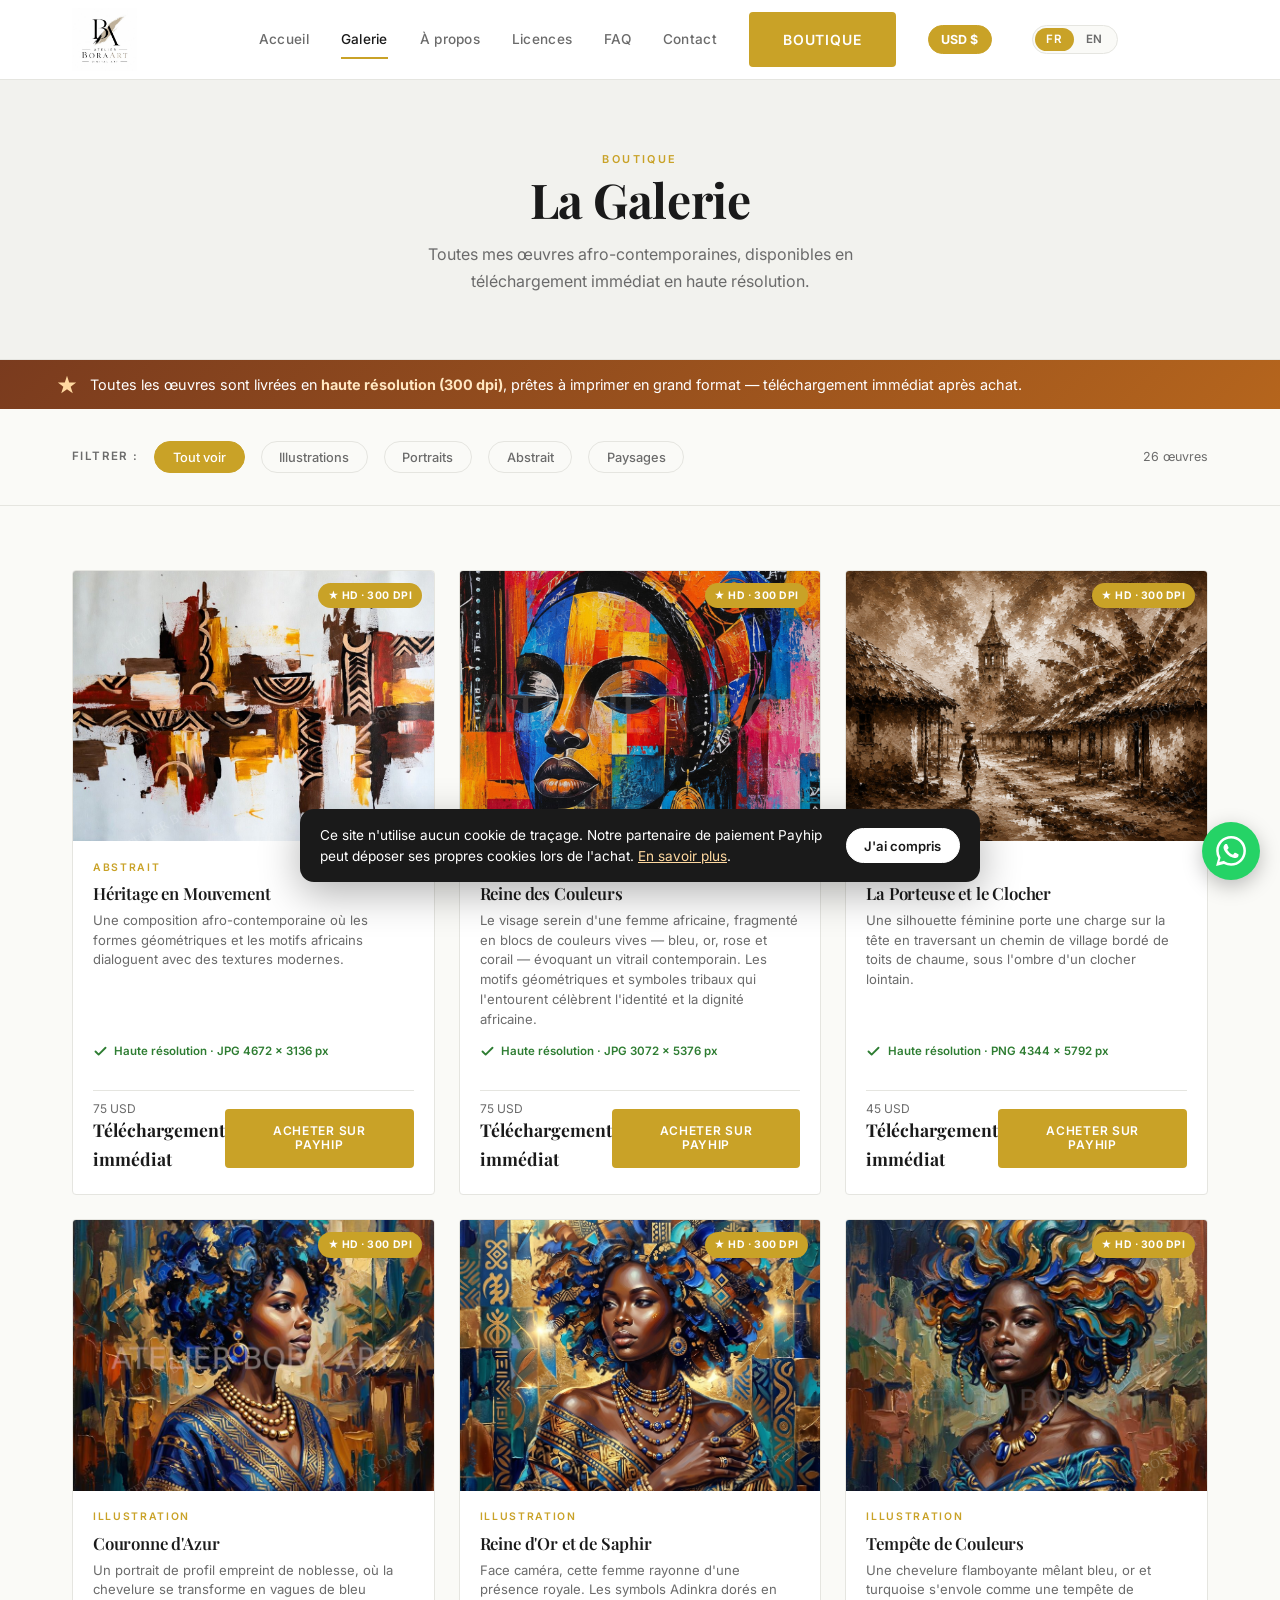
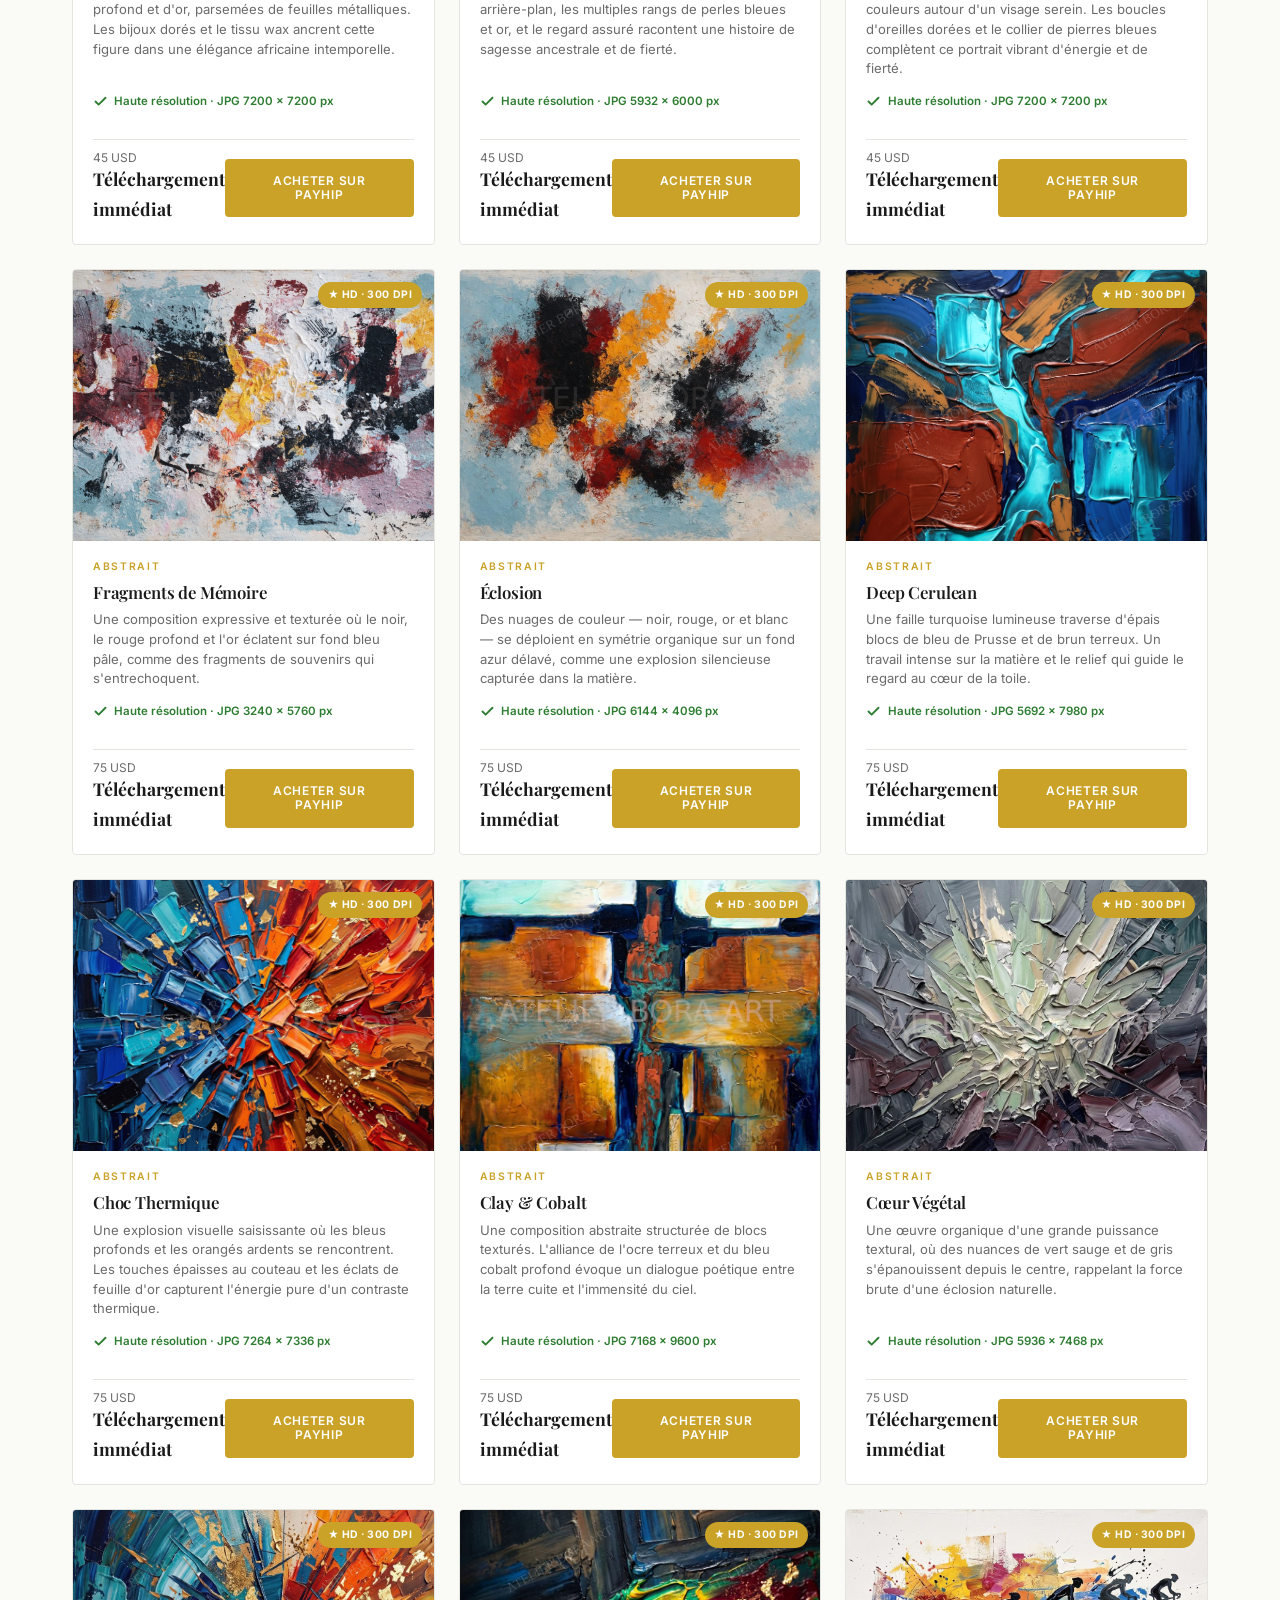
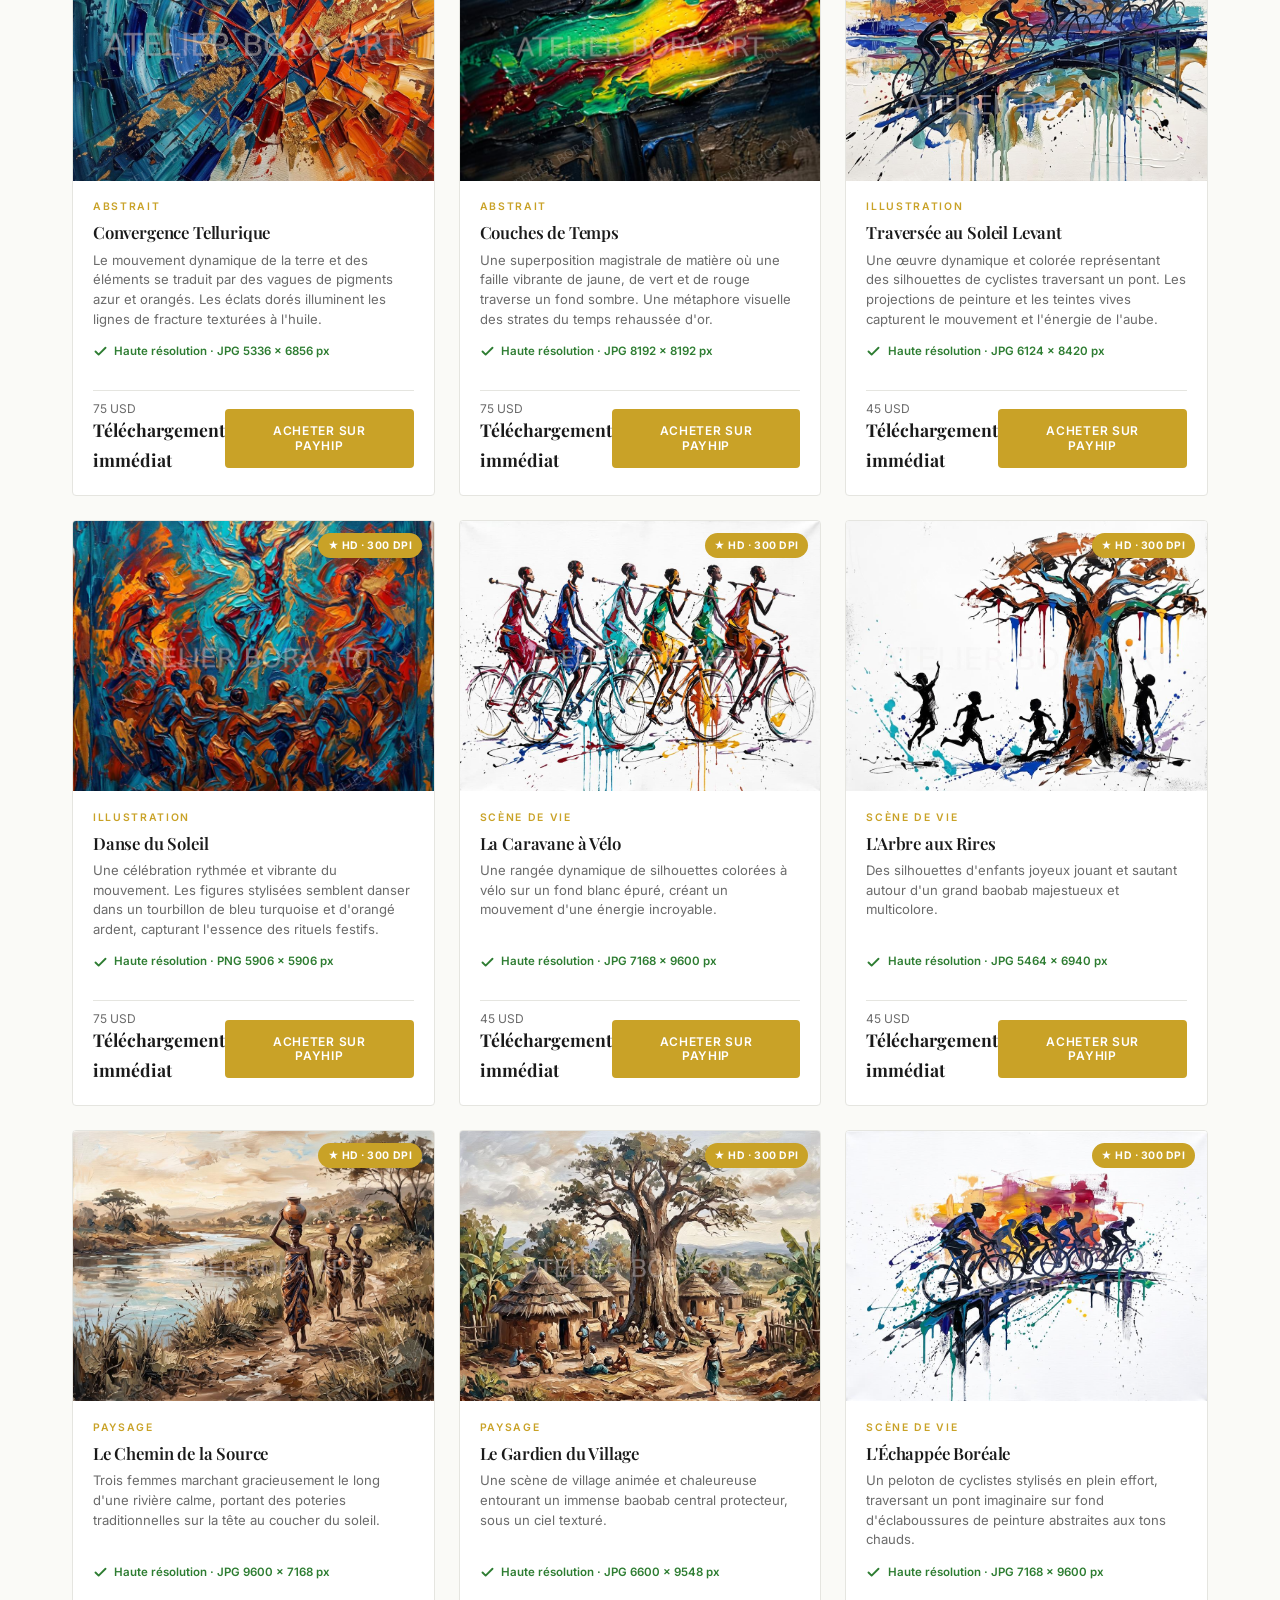
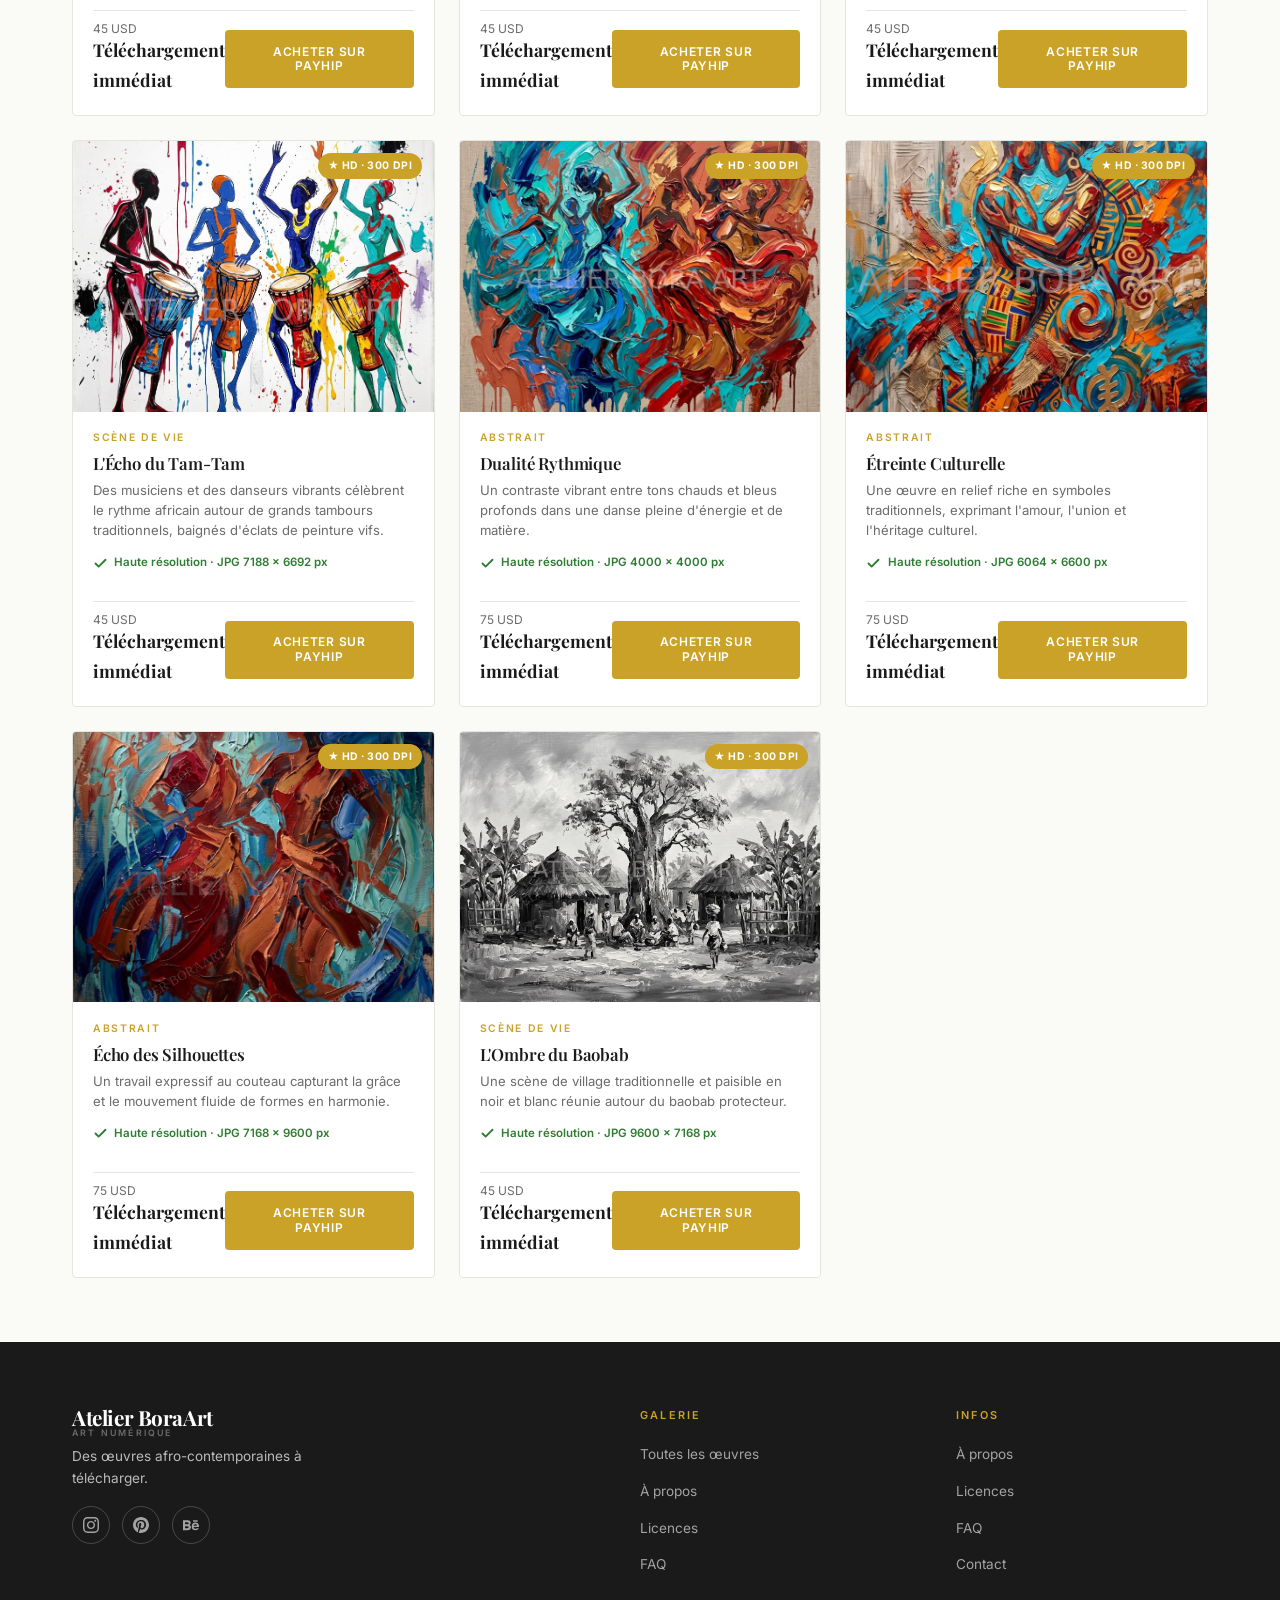
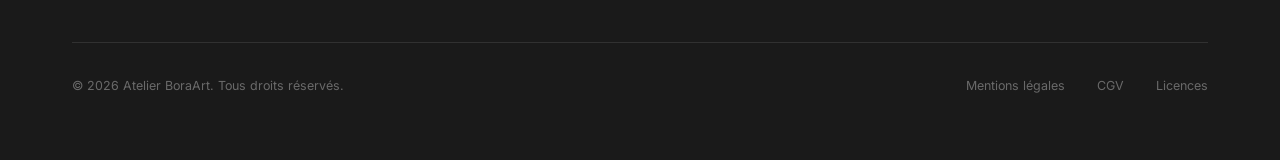
<file: galerie.html>
<!DOCTYPE html>
<html lang="fr">
<head>
  <meta charset="UTF-8" />
  <meta name="viewport" content="width=device-width, initial-scale=1.0" />
  
  <!-- SEO Fondamental -->
  <title>Galerie d'Art Numérique | Atelier BoraArt</title>
  <meta name="description" content="Parcourez la collection complète d'illustrations afro-contemporaines de Unga Amissi. Téléchargements HD disponibles pour sublimer votre intérieur." />
  <meta name="keywords" content="galerie art numérique, illustrations africaines, Unga Amissi, art digital, acheter art numérique, BoraArt" />
  <meta name="author" content="Unga Amissi" />
  <meta name="robots" content="index, follow" />
  <link rel="canonical" href="https://atelierboraart.com/galerie.html" />

  <!-- Open Graph / Facebook / WhatsApp / LinkedIn -->
  <meta property="og:type" content="website" />
  <meta property="og:url" content="https://atelierboraart.com/galerie.html" />
  <meta property="og:title" content="Galerie d'Art Numérique | Atelier BoraArt" />
  <meta property="og:description" content="Découvrez et téléchargez les œuvres originales de Unga Amissi. De l'abstrait au portrait, l'art afro-contemporain à portée de clic." />
  <meta property="og:image" content="https://atelierboraart.com/images/Atelierboraart.png" />
  <meta property="og:image:alt" content="Galerie d'art numérique de l'Atelier BoraArt" />
  <meta property="og:site_name" content="Atelier BoraArt" />

  <!-- Twitter -->
  <meta name="twitter:card" content="summary_large_image" />
  <meta name="twitter:url" content="https://atelierboraart.com/galerie.html" />
  <meta name="twitter:title" content="Galerie d'Art Numérique | Atelier BoraArt" />
  <meta name="twitter:description" content="Découvrez et téléchargez les œuvres originales de Unga Amissi." />
  <meta name="twitter:image" content="https://atelierboraart.com/images/Atelierboraart.png" />

  <link rel="preconnect" href="https://fonts.googleapis.com" />
  <link rel="preconnect" href="https://fonts.gstatic.com" crossorigin />
  <link href="https://fonts.googleapis.com/css2?family=Playfair+Display:ital,wght@0,600;0,700;1,600&family=Inter:wght@400;500;600&display=swap" rel="stylesheet" />
  <link rel="icon" type="image/png" href="favicon.png" /><link rel="apple-touch-icon" href="favicon.png" /><meta name="theme-color" content="#7a3b1e" />
  <link rel="manifest" href="manifest.webmanifest" /><link rel="apple-touch-icon" href="apple-touch-icon.png" /><meta name="apple-mobile-web-app-capable" content="yes" /><meta name="apple-mobile-web-app-title" content="BoraArt" />
  <link rel="stylesheet" href="styles.css" />
</head>
<body>
<header class="site-header" role="banner">
  <div class="container header-inner">
    <a href="index.html" class="logo" aria-label="Atelier BoraArt"><img src="logo.png" alt="Atelier BoraArt" class="logo__img" />
      <span class="logo__name">Atelier BoraArt</span>
      <span class="logo__sub" data-lang="fr">Art Numérique</span>
      <span class="logo__sub" data-lang="en">Digital Art</span>
    </a>
    <nav class="nav" role="navigation">
      <a href="index.html"    class="nav__link" data-lang="fr">Accueil</a>
      <a href="galerie.html"  class="nav__link" data-lang="fr">Galerie</a>
      <a href="apropos.html"  class="nav__link" data-lang="fr">À propos</a>
      <a href="licences.html" class="nav__link" data-lang="fr">Licences</a>
      <a href="faq.html"      class="nav__link" data-lang="fr">FAQ</a>
      <a href="contact.html"  class="nav__link" data-lang="fr">Contact</a>
      <a href="galerie.html"  class="btn btn--primary nav__cta" data-lang="fr">Boutique</a>
      <a href="index.html"    class="nav__link" data-lang="en">Home</a>
      <a href="galerie.html"  class="nav__link" data-lang="en">Gallery</a>
      <a href="apropos.html"  class="nav__link" data-lang="en">About</a>
      <a href="licences.html" class="nav__link" data-lang="en">Licences</a>
      <a href="faq.html"      class="nav__link" data-lang="en">FAQ</a>
      <a href="contact.html"  class="nav__link" data-lang="en">Contact</a>
      <a href="galerie.html"  class="btn btn--primary nav__cta" data-lang="en">Shop</a>
      <div class="lang-switcher" role="group" aria-label="Language">
        <button class="lang-btn active" data-lang-btn="fr">FR</button>
        <button class="lang-btn" data-lang-btn="en">EN</button>
      </div>
    </nav>
    <button class="burger" aria-label="Menu" aria-expanded="false" aria-controls="mobile-menu">
      <span class="burger__line"></span>
      <span class="burger__line"></span>
      <span class="burger__line"></span>
    </button>
  </div>
</header>
<nav id="mobile-menu" class="mobile-menu">
  <a href="index.html"    class="nav__link" data-lang="fr">Accueil</a>
  <a href="galerie.html"  class="nav__link" data-lang="fr">Galerie</a>
  <a href="apropos.html"  class="nav__link" data-lang="fr">À propos</a>
  <a href="licences.html" class="nav__link" data-lang="fr">Licences</a>
  <a href="faq.html"      class="nav__link" data-lang="fr">FAQ</a>
  <a href="contact.html"  class="nav__link" data-lang="fr">Contact</a>
  <a href="index.html"    class="nav__link" data-lang="en">Home</a>
  <a href="galerie.html"  class="nav__link" data-lang="en">Gallery</a>
  <a href="apropos.html"  class="nav__link" data-lang="en">About</a>
  <a href="licences.html" class="nav__link" data-lang="en">Licences</a>
  <a href="faq.html"      class="nav__link" data-lang="en">FAQ</a>
  <a href="contact.html"  class="nav__link" data-lang="en">Contact</a>
  <div class="lang-switcher" style="margin-top:2rem;">
    <button class="lang-btn active" data-lang-btn="fr">FR</button>
    <button class="lang-btn" data-lang-btn="en">EN</button>
  </div>
</nav>
<main class="page-content">
  <div class="page-banner">
    <div class="container">
      <span class="page-banner__eyebrow" data-lang="fr">Boutique</span>
      <span class="page-banner__eyebrow" data-lang="en">Shop</span>
      <h1 data-lang="fr">La Galerie</h1>
      <h1 data-lang="en">The Gallery</h1>
      <p data-lang="fr">Toutes mes œuvres afro-contemporaines, disponibles en téléchargement immédiat en haute résolution.</p>
      <p data-lang="en">All my afro-contemporary works, available for immediate high-resolution download.</p>
    </div>
  </div>

  <div class="hd-banner">
    <div class="container hd-banner__inner">
      <svg viewBox="0 0 24 24" aria-hidden="true"><path d="M12 2l2.4 7.4H22l-6 4.4 2.3 7.2L12 16.6 5.7 21l2.3-7.2-6-4.4h7.6z"/></svg>
      <span data-lang="fr">Toutes les œuvres sont livrées en <strong>haute résolution (300 dpi)</strong>, prêtes à imprimer en grand format — téléchargement immédiat après achat.</span>
      <span data-lang="en">Every artwork is delivered in <strong>high resolution (300 dpi)</strong>, ready for large-format printing — instant download after purchase.</span>
    </div>
  </div>

  <div class="filters-bar" role="toolbar">
    <div class="container filters-bar__inner">
      <span class="filters-bar__label" data-lang="fr">Filtrer :</span>
      <span class="filters-bar__label" data-lang="en">Filter:</span>
      <button class="filter-btn active" data-filter="all" data-lang="fr">Tout voir</button>
      <button class="filter-btn" data-filter="all" data-lang="en">All</button>
      <button class="filter-btn" data-filter="illustration" data-lang="fr">Illustrations</button>
      <button class="filter-btn" data-filter="illustration" data-lang="en">Illustrations</button>
      <button class="filter-btn" data-filter="portrait" data-lang="fr">Portraits</button>
      <button class="filter-btn" data-filter="portrait" data-lang="en">Portraits</button>
      <button class="filter-btn" data-filter="abstrait" data-lang="fr">Abstrait</button>
      <button class="filter-btn" data-filter="abstrait" data-lang="en">Abstract</button>
      <button class="filter-btn" data-filter="paysage" data-lang="fr">Paysages</button>
      <button class="filter-btn" data-filter="paysage" data-lang="en">Landscapes</button>
      <span class="results-count" aria-live="polite"></span>
    </div>
  </div>

  <section class="galerie-section">
    <div class="container">
      <div class="grid-galerie" data-dynamic>
        <!-- Les œuvres sont générées automatiquement depuis works.json (voir gallery.js) -->
      </div>
      <div class="no-results" role="status">
        <p data-lang="fr">Aucune œuvre dans cette catégorie.<br>Revenez bientôt !</p>
        <p data-lang="en">No artworks in this category yet.<br>Check back soon!</p>
      </div>
    </div>
  </section>
</main>

<footer class="site-footer" role="contentinfo">
  <div class="container">
    <div class="footer-grid">
      <div class="footer__logo">
        <a href="index.html" class="logo"><span class="logo__name">Atelier BoraArt</span><span class="logo__sub" data-lang="fr">Art Numérique</span><span class="logo__sub" data-lang="en">Digital Art</span></a>
        <p class="footer__tagline" data-lang="fr">Des œuvres afro-contemporaines à télécharger.</p>
        <p class="footer__tagline" data-lang="en">Afro-contemporary artworks to download.</p>
        <div class="social-links">
          <a href="https://www.instagram.com/amissiunga?igsh=czNibXNt0G9yNnNz" class="social-link" aria-label="Instagram" target="_blank" rel="noopener"><svg viewBox="0 0 24 24"><path d="M12 2.163c3.204 0 3.584.012 4.85.07 3.252.148 4.771 1.691 4.919 4.919.058 1.265.069 1.645.069 4.849 0 3.205-.012 3.584-.069 4.849-.149 3.225-1.664 4.771-4.919 4.919-1.266.058-1.644.07-4.85.07-3.204 0-3.584-.012-4.849-.07-3.26-.149-4.771-1.699-4.919-4.92-.058-1.265-.07-1.644-.07-4.849 0-3.204.013-3.583.07-4.849.149-3.227 1.664-4.771 4.919-4.919 1.266-.057 1.645-.069 4.849-.069zm0-2.163c-3.259 0-3.667.014-4.947.072-4.358.2-6.78 2.618-6.98 6.98-.059 1.281-.073 1.689-.073 4.948 0 3.259.014 3.668.072 4.948.2 4.358 2.618 6.78 6.98 6.98 1.281.058 1.689.072 4.948.072 3.259 0 3.668-.014 4.948-.072 4.354-.2 6.782-2.618 6.979-6.98.059-1.28.073-1.689.073-4.948 0-3.259-.014-3.667-.072-4.947-.196-4.354-2.617-6.78-6.979-6.98-1.281-.059-1.69-.073-4.949-.073zm0 5.838c-3.403 0-6.162 2.759-6.162 6.162s2.759 6.163 6.162 6.163 6.162-2.759 6.162-6.163c0-3.403-2.759-6.162-6.162-6.162zm0 10.162c-2.209 0-4-1.79-4-4 0-2.209 1.791-4 4-4s4 1.791 4 4c0 2.21-1.791 4-4 4zm6.406-11.845c-.796 0-1.441.645-1.441 1.44s.645 1.44 1.441 1.44c.795 0 1.439-.645 1.439-1.44s-.644-1.44-1.439-1.44z"/></svg></a>
          <a href="https://pin.it/1yvGBCbHP" class="social-link" aria-label="Pinterest" target="_blank" rel="noopener"><svg viewBox="0 0 24 24"><path d="M12 0c-6.627 0-12 5.372-12 12 0 5.084 3.163 9.426 7.627 11.174-.105-.949-.2-2.405.042-3.441.218-.937 1.407-5.965 1.407-5.965s-.359-.719-.359-1.782c0-1.668.967-2.914 2.171-2.914 1.023 0 1.518.769 1.518 1.69 0 1.029-.655 2.568-.994 3.995-.283 1.194.599 2.169 1.777 2.169 2.133 0 3.772-2.249 3.772-5.495 0-2.873-2.064-4.882-5.012-4.882-3.414 0-5.418 2.561-5.418 5.207 0 1.031.397 2.138.893 2.738.098.119.112.224.083.345l-.333 1.36c-.053.22-.174.267-.402.161-1.499-.698-2.436-2.889-2.436-4.649 0-3.785 2.75-7.262 7.929-7.262 4.163 0 7.398 2.967 7.398 6.931 0 4.136-2.607 7.464-6.227 7.464-1.216 0-2.359-.632-2.75-1.378l-.748 2.853c-.271 1.043-1.002 2.35-1.492 3.146 1.124.347 2.317.535 3.554.535 6.627 0 12-5.373 12-12 0-6.628-5.373-12-12-12z"/></svg></a>
          <a href="https://www.behance.net/ungaamissi" class="social-link" aria-label="Behance" target="_blank" rel="noopener"><svg viewBox="0 0 24 24"><path d="M22 7h-7v-2h7v2zm1.726 10c-.442 1.297-2.029 3-5.101 3-3.074 0-5.564-1.729-5.564-5.675 0-3.91 2.325-5.92 5.466-5.92 3.082 0 4.964 1.782 5.375 4.426.078.506.109 1.188.095 2.14h-8.027c.13 3.211 3.483 3.312 4.588 2.029h3.168zm-7.686-4h4.965c-.105-1.547-1.136-2.219-2.477-2.219-1.466 0-2.277.768-2.488 2.219zm-9.574 6.988h-6.466v-14.967h6.953c5.476.081 5.58 5.444 2.72 6.906 3.461 1.26 3.577 8.061-3.207 8.061zm-3.466-8.988h3.584c2.508 0 2.906-3-.312-3h-3.272v3zm3.391 3h-3.391v3.016h3.341c3.055 0 2.868-3.016.05-3.016z"/></svg></a>
        </div>
      </div>
      <nav><p class="footer__heading" data-lang="fr">Galerie</p><p class="footer__heading" data-lang="en">Gallery</p>
        <ul class="footer__links">
          <li><a href="galerie.html" data-lang="fr">Toutes les œuvres</a><a href="galerie.html" data-lang="en">All Artworks</a></li>
          <li><a href="apropos.html" data-lang="fr">À propos</a><a href="apropos.html" data-lang="en">About</a></li>
          <li><a href="licences.html" data-lang="fr">Licences</a><a href="licences.html" data-lang="en">Licences</a></li>
          <li><a href="faq.html">FAQ</a></li>
        </ul>
      </nav>
      <nav><p class="footer__heading" data-lang="fr">Infos</p><p class="footer__heading" data-lang="en">Info</p>
        <ul class="footer__links">
          <li><a href="apropos.html" data-lang="fr">À propos</a><a href="apropos.html" data-lang="en">About</a></li>
          <li><a href="licences.html">Licences</a></li>
          <li><a href="faq.html">FAQ</a></li>
          <li><a href="contact.html" data-lang="fr">Contact</a><a href="contact.html" data-lang="en">Contact</a></li>
        </ul>
      </nav>
    </div>
    <div class="footer-bottom">
      <span>© <span id="year"></span> Atelier BoraArt. <span data-lang="fr">Tous droits réservés.</span><span data-lang="en">All rights reserved.</span></span>
      <nav class="footer-bottom__links">
        <a href="mentions-legales.html" data-lang="fr">Mentions légales</a>
        <a href="mentions-legales.html" data-lang="en">Legal Notice</a><a href="cgv.html" data-lang="fr">CGV</a><a href="cgv.html" data-lang="en">Terms of Sale</a>
        <a href="licences.html">Licences</a>
      </nav>
    </div>
  </div>
</footer>
<script src="works-data.js"></script>
<script src="gallery.js"></script>
<script src="script.js"></script>
<script>document.getElementById('year').textContent = new Date().getFullYear();</script>
</body>
</html>
</file>
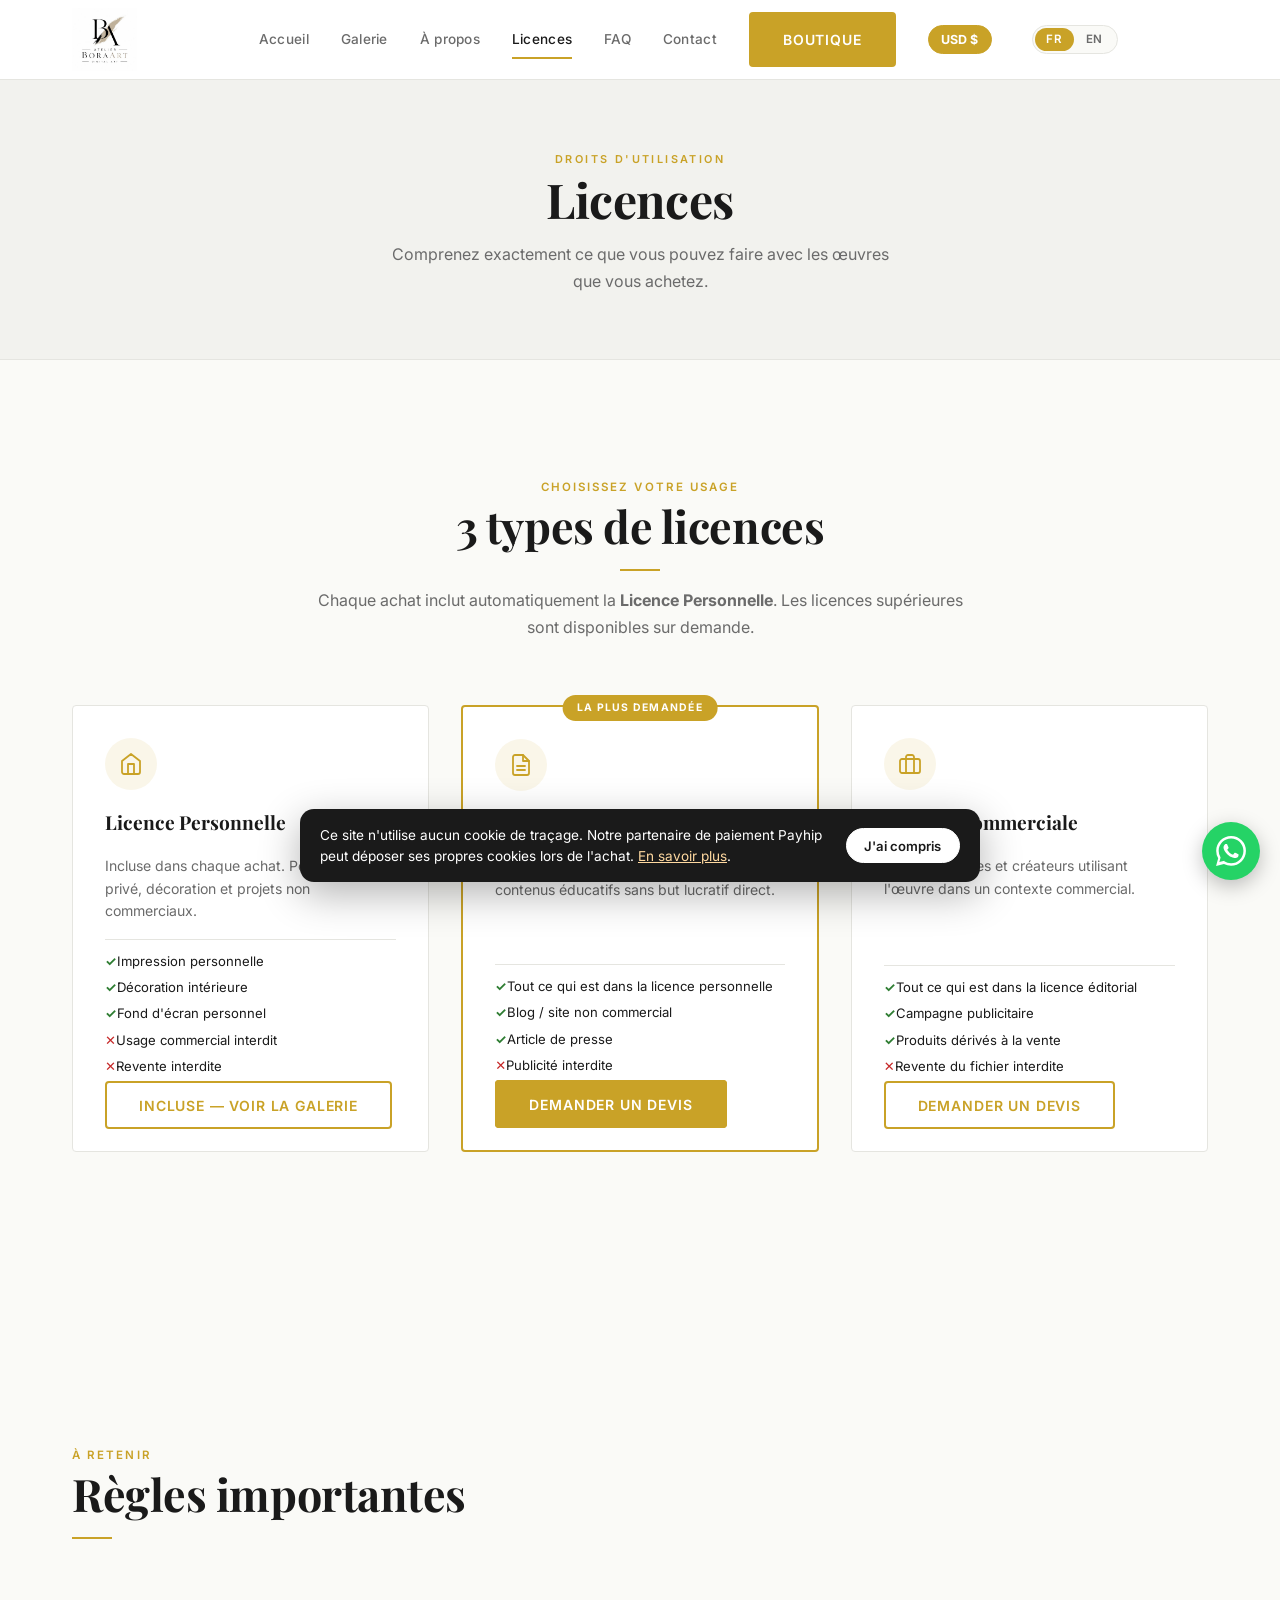
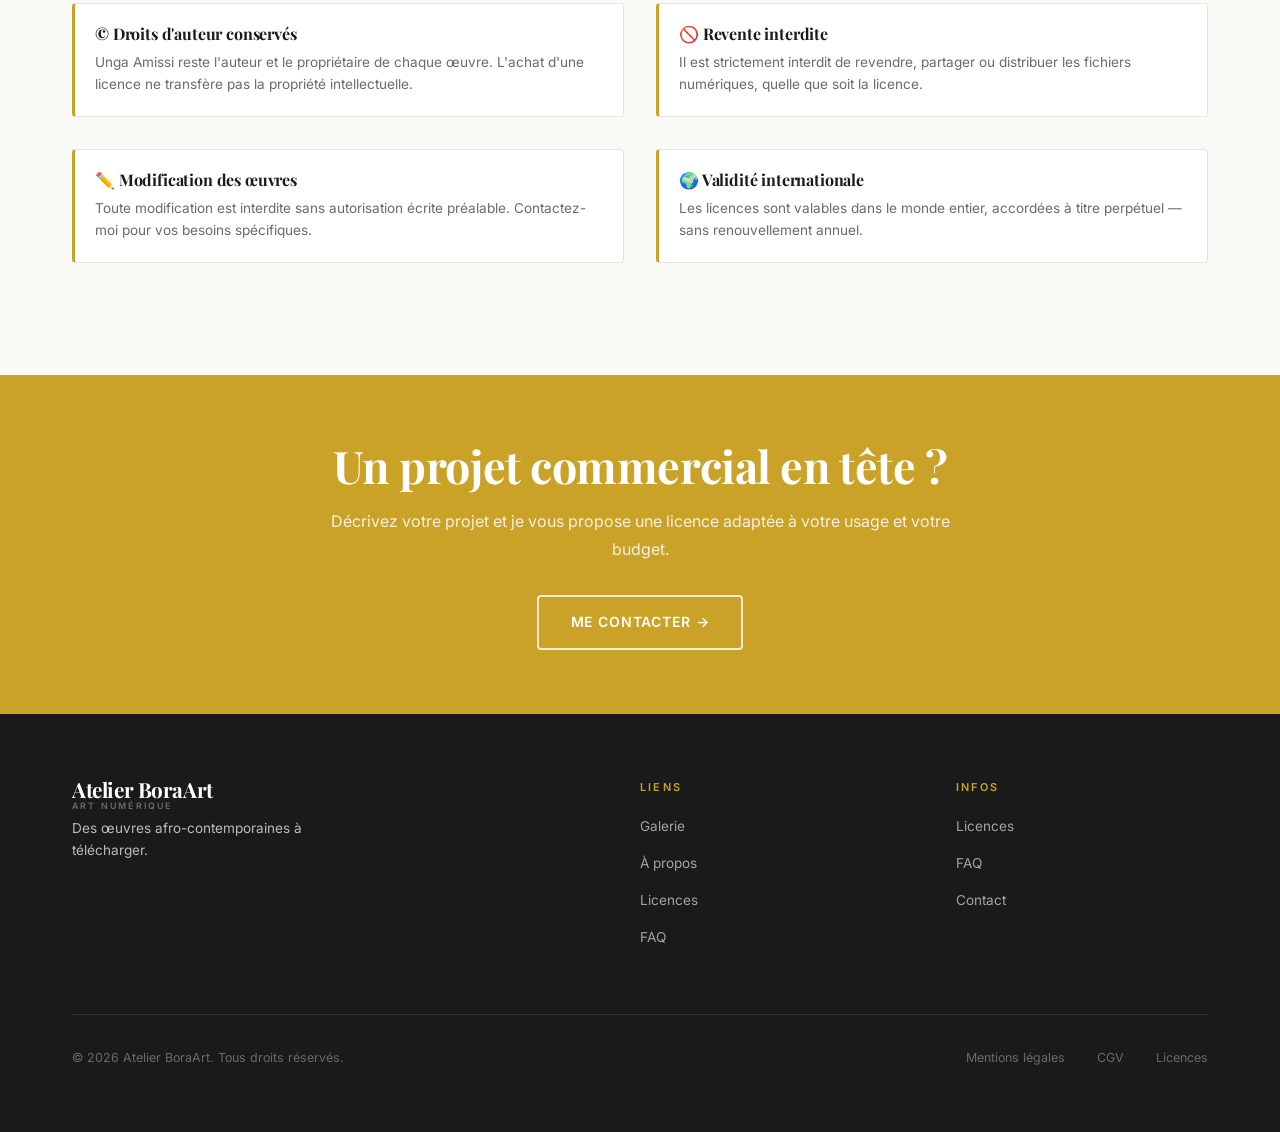
<file: licences.html>
<!DOCTYPE html>
<html lang="fr">
<head>
  <meta charset="UTF-8" />
  <meta name="viewport" content="width=device-width, initial-scale=1.0" />
  
  <!-- SEO Fondamental -->
  <title>Licences d'Utilisation | Atelier BoraArt</title>
  <meta name="description" content="Consultez les conditions d'utilisation et les licences de téléchargement pour les œuvres de l'Atelier BoraArt. Usage personnel, éditorial ou commercial." />
  <meta name="keywords" content="licences art numérique, droits d'auteur, Unga Amissi, usage commercial art, BoraArt licences" />
  <meta name="author" content="Unga Amissi" />
  <meta name="robots" content="index, follow" />
  <link rel="canonical" href="https://atelierboraart.com/licences.html" />

  <!-- Open Graph / Facebook / WhatsApp / LinkedIn -->
  <meta property="og:type" content="website" />
  <meta property="og:url" content="https://atelierboraart.com/licences.html" />
  <meta property="og:title" content="Licences d'Utilisation | Atelier BoraArt" />
  <meta property="og:description" content="Comprenez exactement ce que vous pouvez faire avec les œuvres que vous achetez. Tout savoir sur les droits d'utilisation." />
  <meta property="og:image" content="https://atelierboraart.com/images/Atelierboraart.png" />
  <meta property="og:image:alt" content="Informations sur les licences de l'Atelier BoraArt" />
  <meta property="og:site_name" content="Atelier BoraArt" />

  <!-- Twitter -->
  <meta name="twitter:card" content="summary_large_image" />
  <meta name="twitter:url" content="https://atelierboraart.com/licences.html" />
  <meta name="twitter:title" content="Licences d'Utilisation | Atelier BoraArt" />
  <meta name="twitter:description" content="Toutes les informations sur les licences d'utilisation des œuvres de Unga Amissi." />
  <meta name="twitter:image" content="https://atelierboraart.com/images/Atelierboraart.png" />

  <link rel="preconnect" href="https://fonts.googleapis.com" />
  <link rel="preconnect" href="https://fonts.gstatic.com" crossorigin />
  <link href="https://fonts.googleapis.com/css2?family=Playfair+Display:ital,wght@0,600;0,700;1,600&family=Inter:wght@400;500;600&display=swap" rel="stylesheet" />
  <link rel="icon" type="image/png" href="favicon.png" /><link rel="apple-touch-icon" href="favicon.png" /><meta name="theme-color" content="#7a3b1e" />
  <link rel="manifest" href="manifest.webmanifest" /><link rel="apple-touch-icon" href="apple-touch-icon.png" /><meta name="apple-mobile-web-app-capable" content="yes" /><meta name="apple-mobile-web-app-title" content="BoraArt" />
  <link rel="stylesheet" href="styles.css" />
</head>
<body>
<header class="site-header" role="banner">
  <div class="container header-inner">
    <a href="index.html" class="logo" aria-label="Atelier BoraArt"><img src="logo.png" alt="Atelier BoraArt" class="logo__img" />
      <span class="logo__name">Atelier BoraArt</span>
      <span class="logo__sub" data-lang="fr">Art Numérique</span>
      <span class="logo__sub" data-lang="en">Digital Art</span>
    </a>
    <nav class="nav" role="navigation">
      <a href="index.html"    class="nav__link" data-lang="fr">Accueil</a>
      <a href="galerie.html"  class="nav__link" data-lang="fr">Galerie</a>
      <a href="apropos.html"  class="nav__link" data-lang="fr">À propos</a>
      <a href="licences.html" class="nav__link" data-lang="fr">Licences</a>
      <a href="faq.html"      class="nav__link" data-lang="fr">FAQ</a>
      <a href="contact.html"  class="nav__link" data-lang="fr">Contact</a>
      <a href="galerie.html"  class="btn btn--primary nav__cta" data-lang="fr">Boutique</a>
      <a href="index.html"    class="nav__link" data-lang="en">Home</a>
      <a href="galerie.html"  class="nav__link" data-lang="en">Gallery</a>
      <a href="apropos.html"  class="nav__link" data-lang="en">About</a>
      <a href="licences.html" class="nav__link" data-lang="en">Licences</a>
      <a href="faq.html"      class="nav__link" data-lang="en">FAQ</a>
      <a href="contact.html"  class="nav__link" data-lang="en">Contact</a>
      <a href="galerie.html"  class="btn btn--primary nav__cta" data-lang="en">Shop</a>
      <div class="lang-switcher" role="group" aria-label="Language">
        <button class="lang-btn active" data-lang-btn="fr">FR</button>
        <button class="lang-btn" data-lang-btn="en">EN</button>
      </div>
    </nav>
    <button class="burger" aria-label="Menu" aria-expanded="false" aria-controls="mobile-menu">
      <span class="burger__line"></span>
      <span class="burger__line"></span>
      <span class="burger__line"></span>
    </button>
  </div>
</header>
<nav id="mobile-menu" class="mobile-menu">
  <a href="index.html"    class="nav__link" data-lang="fr">Accueil</a>
  <a href="galerie.html"  class="nav__link" data-lang="fr">Galerie</a>
  <a href="apropos.html"  class="nav__link" data-lang="fr">À propos</a>
  <a href="licences.html" class="nav__link" data-lang="fr">Licences</a>
  <a href="faq.html"      class="nav__link" data-lang="fr">FAQ</a>
  <a href="contact.html"  class="nav__link" data-lang="fr">Contact</a>
  <a href="index.html"    class="nav__link" data-lang="en">Home</a>
  <a href="galerie.html"  class="nav__link" data-lang="en">Gallery</a>
  <a href="apropos.html"  class="nav__link" data-lang="en">About</a>
  <a href="licences.html" class="nav__link" data-lang="en">Licences</a>
  <a href="faq.html"      class="nav__link" data-lang="en">FAQ</a>
  <a href="contact.html"  class="nav__link" data-lang="en">Contact</a>
  <div class="lang-switcher" style="margin-top:2rem;">
    <button class="lang-btn active" data-lang-btn="fr">FR</button>
    <button class="lang-btn" data-lang-btn="en">EN</button>
  </div>
</nav>
<main class="page-content">

  <div class="page-banner">
    <div class="container">
      <span class="page-banner__eyebrow" data-lang="fr">Droits d'utilisation</span>
      <span class="page-banner__eyebrow" data-lang="en">Usage Rights</span>
      <h1>Licences</h1>
      <p data-lang="fr">Comprenez exactement ce que vous pouvez faire avec les œuvres que vous achetez.</p>
      <p data-lang="en">Understand exactly what you can do with the artworks you purchase.</p>
    </div>
  </div>

  <section class="section">
    <div class="container">
      <div class="section-header section-header--center">
        <span class="eyebrow" data-lang="fr">Choisissez votre usage</span>
        <span class="eyebrow" data-lang="en">Choose your use</span>
        <h2 data-lang="fr">3 types de licences</h2>
        <h2 data-lang="en">3 licence types</h2>
        <div class="divider divider--center"></div>
        <p data-lang="fr">Chaque achat inclut automatiquement la <strong>Licence Personnelle</strong>. Les licences supérieures sont disponibles sur demande.</p>
        <p data-lang="en">Every purchase automatically includes the <strong>Personal Licence</strong>. Higher licences are available on request.</p>
      </div>
      <div class="licences-grid">

        <div class="licence-card">
          <div class="licence-card__icon"><svg viewBox="0 0 24 24"><path d="M3 9l9-7 9 7v11a2 2 0 0 1-2 2H5a2 2 0 0 1-2-2z"/><polyline points="9 22 9 12 15 12 15 22"/></svg></div>
          <div class="licence-card__name" data-lang="fr">Licence Personnelle</div>
          <div class="licence-card__name" data-lang="en">Personal Licence</div>
          <p class="licence-card__desc" data-lang="fr">Incluse dans chaque achat. Pour usage privé, décoration et projets non commerciaux.</p>
          <p class="licence-card__desc" data-lang="en">Included with every purchase. For private use, decoration and non-commercial projects.</p>
          <ul class="licence-list">
            <li class="licence-list__item licence-list__item--ok" data-lang="fr">Impression personnelle</li>
            <li class="licence-list__item licence-list__item--ok" data-lang="en">Personal printing</li>
            <li class="licence-list__item licence-list__item--ok" data-lang="fr">Décoration intérieure</li>
            <li class="licence-list__item licence-list__item--ok" data-lang="en">Home decoration</li>
            <li class="licence-list__item licence-list__item--ok" data-lang="fr">Fond d'écran personnel</li>
            <li class="licence-list__item licence-list__item--ok" data-lang="en">Personal wallpaper</li>
            <li class="licence-list__item licence-list__item--no" data-lang="fr">Usage commercial interdit</li>
            <li class="licence-list__item licence-list__item--no" data-lang="en">Commercial use prohibited</li>
            <li class="licence-list__item licence-list__item--no" data-lang="fr">Revente interdite</li>
            <li class="licence-list__item licence-list__item--no" data-lang="en">Resale prohibited</li>
          </ul>
          <div class="licence-card__cta">
            <a href="galerie.html" class="btn btn--outline" style="width:100%; justify-content:center;" data-lang="fr">Incluse — Voir la galerie</a>
            <a href="galerie.html" class="btn btn--outline" style="width:100%; justify-content:center;" data-lang="en">Included — View gallery</a>
          </div>
        </div>

        <div class="licence-card licence-card--featured">
          <span class="licence-card__badge" data-lang="fr">La plus demandée</span>
          <span class="licence-card__badge" data-lang="en">Most requested</span>
          <div class="licence-card__icon"><svg viewBox="0 0 24 24"><path d="M14 2H6a2 2 0 0 0-2 2v16a2 2 0 0 0 2 2h12a2 2 0 0 0 2-2V8z"/><polyline points="14 2 14 8 20 8"/><line x1="16" y1="13" x2="8" y2="13"/><line x1="16" y1="17" x2="8" y2="17"/></svg></div>
          <div class="licence-card__name" data-lang="fr">Licence Éditorial</div>
          <div class="licence-card__name" data-lang="en">Editorial Licence</div>
          <p class="licence-card__desc" data-lang="fr">Pour publications, blogs, médias et contenus éducatifs sans but lucratif direct.</p>
          <p class="licence-card__desc" data-lang="en">For publications, blogs, media and educational content without direct commercial intent.</p>
          <ul class="licence-list">
            <li class="licence-list__item licence-list__item--ok" data-lang="fr">Tout ce qui est dans la licence personnelle</li>
            <li class="licence-list__item licence-list__item--ok" data-lang="en">Everything in personal licence</li>
            <li class="licence-list__item licence-list__item--ok" data-lang="fr">Blog / site non commercial</li>
            <li class="licence-list__item licence-list__item--ok" data-lang="en">Blog / non-commercial website</li>
            <li class="licence-list__item licence-list__item--ok" data-lang="fr">Article de presse</li>
            <li class="licence-list__item licence-list__item--ok" data-lang="en">Press article</li>
            <li class="licence-list__item licence-list__item--no" data-lang="fr">Publicité interdite</li>
            <li class="licence-list__item licence-list__item--no" data-lang="en">Advertising prohibited</li>
          </ul>
          <div class="licence-card__cta">
            <a href="contact.html" class="btn btn--primary" style="width:100%; justify-content:center;" data-lang="fr">Demander un devis</a>
            <a href="contact.html" class="btn btn--primary" style="width:100%; justify-content:center;" data-lang="en">Request a quote</a>
          </div>
        </div>

        <div class="licence-card">
          <div class="licence-card__icon"><svg viewBox="0 0 24 24"><rect x="2" y="7" width="20" height="14" rx="2"/><path d="M16 21V5a2 2 0 0 0-2-2h-4a2 2 0 0 0-2 2v16"/></svg></div>
          <div class="licence-card__name" data-lang="fr">Licence Commerciale</div>
          <div class="licence-card__name" data-lang="en">Commercial Licence</div>
          <p class="licence-card__desc" data-lang="fr">Pour entreprises et créateurs utilisant l'œuvre dans un contexte commercial.</p>
          <p class="licence-card__desc" data-lang="en">For businesses and creators using the artwork in a commercial context.</p>
          <ul class="licence-list">
            <li class="licence-list__item licence-list__item--ok" data-lang="fr">Tout ce qui est dans la licence éditorial</li>
            <li class="licence-list__item licence-list__item--ok" data-lang="en">Everything in editorial licence</li>
            <li class="licence-list__item licence-list__item--ok" data-lang="fr">Campagne publicitaire</li>
            <li class="licence-list__item licence-list__item--ok" data-lang="en">Advertising campaign</li>
            <li class="licence-list__item licence-list__item--ok" data-lang="fr">Produits dérivés à la vente</li>
            <li class="licence-list__item licence-list__item--ok" data-lang="en">Merchandise for sale</li>
            <li class="licence-list__item licence-list__item--no" data-lang="fr">Revente du fichier interdite</li>
            <li class="licence-list__item licence-list__item--no" data-lang="en">File resale prohibited</li>
          </ul>
          <div class="licence-card__cta">
            <a href="contact.html" class="btn btn--outline" style="width:100%; justify-content:center;" data-lang="fr">Demander un devis</a>
            <a href="contact.html" class="btn btn--outline" style="width:100%; justify-content:center;" data-lang="en">Request a quote</a>
          </div>
        </div>

      </div>
    </div>
  </section>

  <section class="section">
    <div class="container">
      <div class="section-header">
        <span class="eyebrow" data-lang="fr">À retenir</span>
        <span class="eyebrow" data-lang="en">Key rules</span>
        <h2 data-lang="fr">Règles importantes</h2>
        <h2 data-lang="en">Important Rules</h2>
        <div class="divider"></div>
      </div>
      <div class="rules-grid">
        <div class="rule-block">
          <h3 data-lang="fr">© Droits d'auteur conservés</h3>
          <h3 data-lang="en">© Copyright retained</h3>
          <p data-lang="fr">Unga Amissi reste l'auteur et le propriétaire de chaque œuvre. L'achat d'une licence ne transfère pas la propriété intellectuelle.</p>
          <p data-lang="en">Unga Amissi remains the author and owner of each artwork. Purchasing a licence does not transfer intellectual property.</p>
        </div>
        <div class="rule-block">
          <h3 data-lang="fr">🚫 Revente interdite</h3>
          <h3 data-lang="en">🚫 Resale prohibited</h3>
          <p data-lang="fr">Il est strictement interdit de revendre, partager ou distribuer les fichiers numériques, quelle que soit la licence.</p>
          <p data-lang="en">It is strictly prohibited to resell, share or distribute the digital files, regardless of the licence.</p>
        </div>
        <div class="rule-block">
          <h3 data-lang="fr">✏️ Modification des œuvres</h3>
          <h3 data-lang="en">✏️ Artwork modification</h3>
          <p data-lang="fr">Toute modification est interdite sans autorisation écrite préalable. Contactez-moi pour vos besoins spécifiques.</p>
          <p data-lang="en">Any modification is prohibited without prior written authorisation. Contact me for your specific needs.</p>
        </div>
        <div class="rule-block">
          <h3 data-lang="fr">🌍 Validité internationale</h3>
          <h3 data-lang="en">🌍 International validity</h3>
          <p data-lang="fr">Les licences sont valables dans le monde entier, accordées à titre perpétuel — sans renouvellement annuel.</p>
          <p data-lang="en">Licences are valid worldwide, granted in perpetuity — no annual renewal required.</p>
        </div>
      </div>
    </div>
  </section>

  <section class="cta-band">
    <div class="container">
      <h2 data-lang="fr">Un projet commercial en tête ?</h2>
      <h2 data-lang="en">Have a commercial project in mind?</h2>
      <p data-lang="fr">Décrivez votre projet et je vous propose une licence adaptée à votre usage et votre budget.</p>
      <p data-lang="en">Describe your project and I'll offer a licence suited to your use and budget.</p>
      <div style="display:flex; gap:1rem; justify-content:center; flex-wrap:wrap; margin-top:1rem;">
        <a href="contact.html" class="btn btn--ghost" data-lang="fr">Me contacter →</a>
        <a href="contact.html" class="btn btn--ghost" data-lang="en">Contact me →</a>
      </div>
    </div>
  </section>

</main>
<footer class="site-footer" role="contentinfo"><div class="container"><div class="footer-grid"><div class="footer__logo"><a href="index.html" class="logo"><span class="logo__name">Atelier BoraArt</span><span class="logo__sub" data-lang="fr">Art Numérique</span><span class="logo__sub" data-lang="en">Digital Art</span></a><p class="footer__tagline" data-lang="fr">Des œuvres afro-contemporaines à télécharger.</p><p class="footer__tagline" data-lang="en">Afro-contemporary artworks to download.</p></div><nav><p class="footer__heading" data-lang="fr">Liens</p><p class="footer__heading" data-lang="en">Links</p><ul class="footer__links"><li><a href="galerie.html" data-lang="fr">Galerie</a><a href="galerie.html" data-lang="en">Gallery</a></li><li><a href="apropos.html" data-lang="fr">À propos</a><a href="apropos.html" data-lang="en">About</a></li><li><a href="licences.html">Licences</a></li><li><a href="faq.html">FAQ</a></li></ul></nav><nav><p class="footer__heading" data-lang="fr">Infos</p><p class="footer__heading" data-lang="en">Info</p><ul class="footer__links"><li><a href="licences.html">Licences</a></li><li><a href="faq.html">FAQ</a></li><li><a href="contact.html" data-lang="fr">Contact</a><a href="contact.html" data-lang="en">Contact</a></li></ul></nav></div><div class="footer-bottom"><span>© <span id="year"></span> Atelier BoraArt. <span data-lang="fr">Tous droits réservés.</span><span data-lang="en">All rights reserved.</span></span><nav class="footer-bottom__links"><a href="mentions-legales.html" data-lang="fr">Mentions légales</a><a href="mentions-legales.html" data-lang="en">Legal Notice</a><a href="cgv.html" data-lang="fr">CGV</a><a href="cgv.html" data-lang="en">Terms of Sale</a><a href="licences.html">Licences</a></nav></div></div></footer><script src="script.js"></script><script>document.getElementById("year").textContent=new Date().getFullYear();</script>
</body>
</html>
</file>
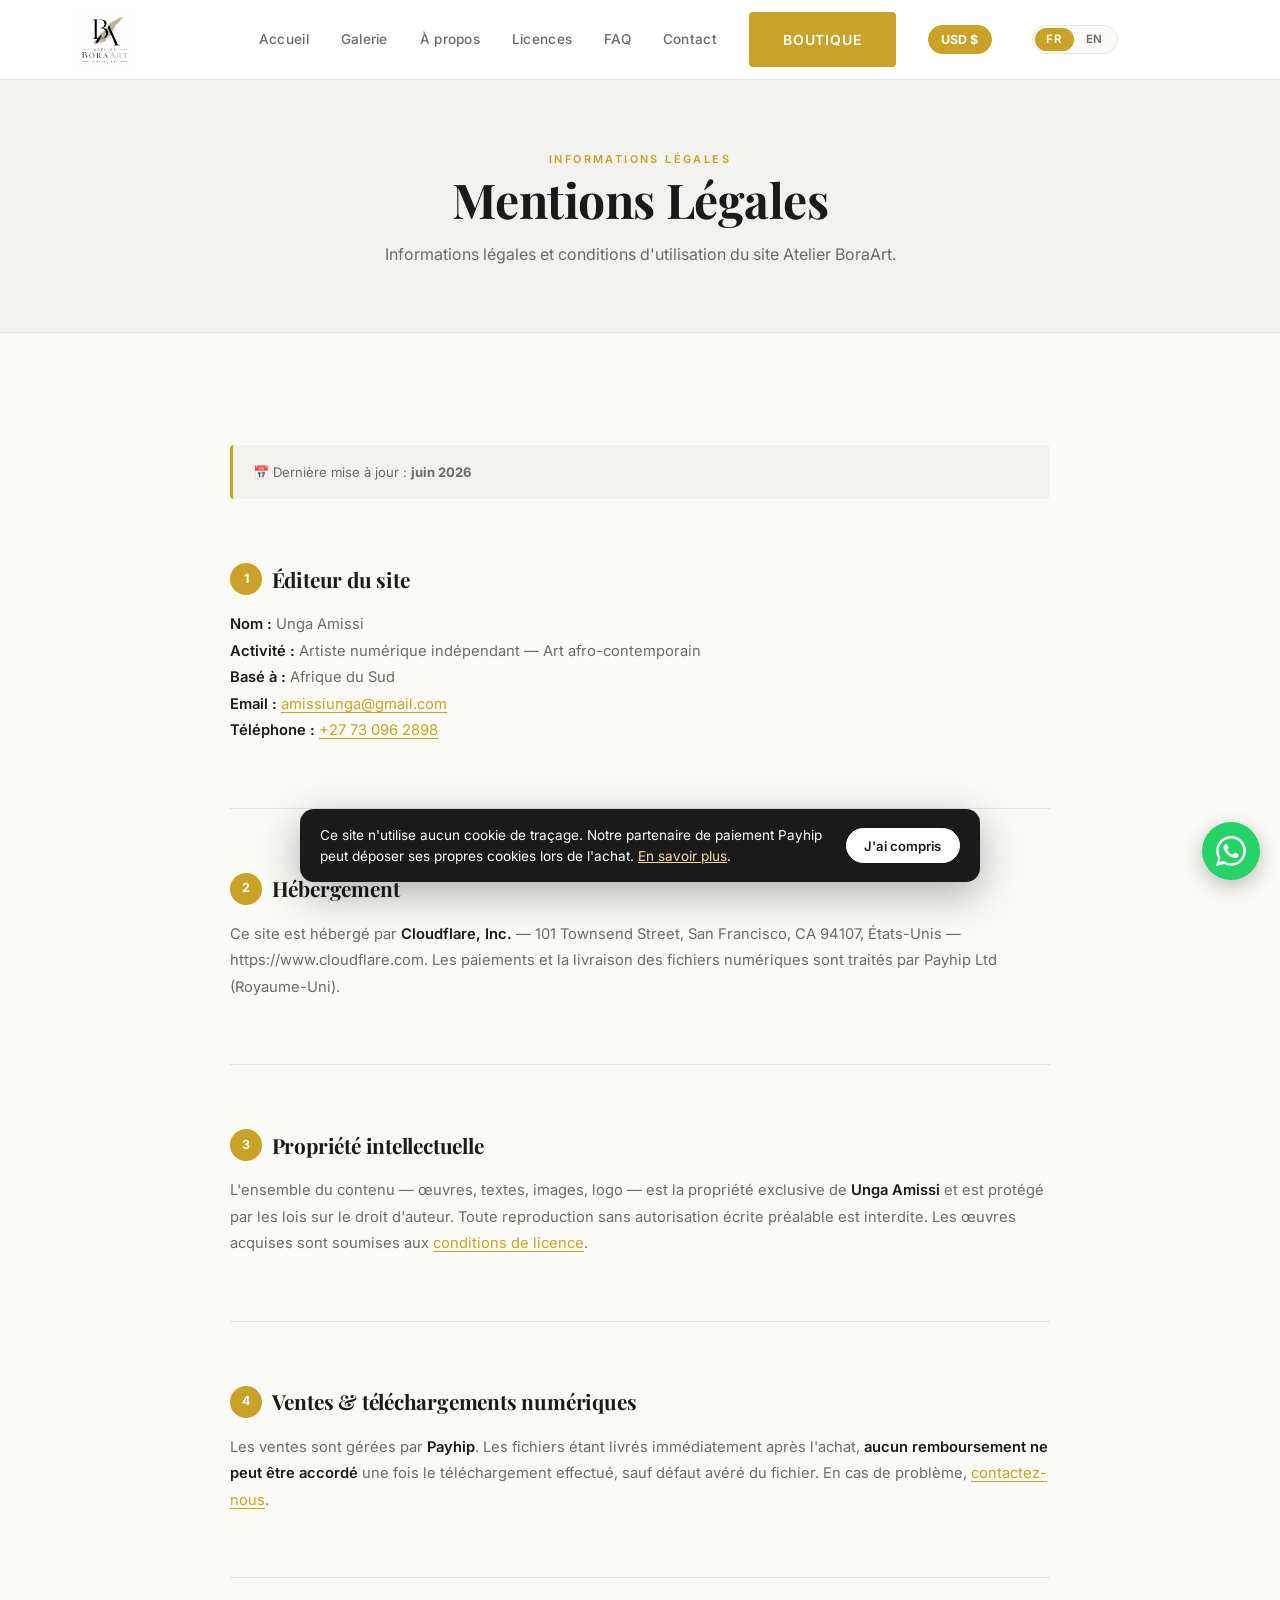
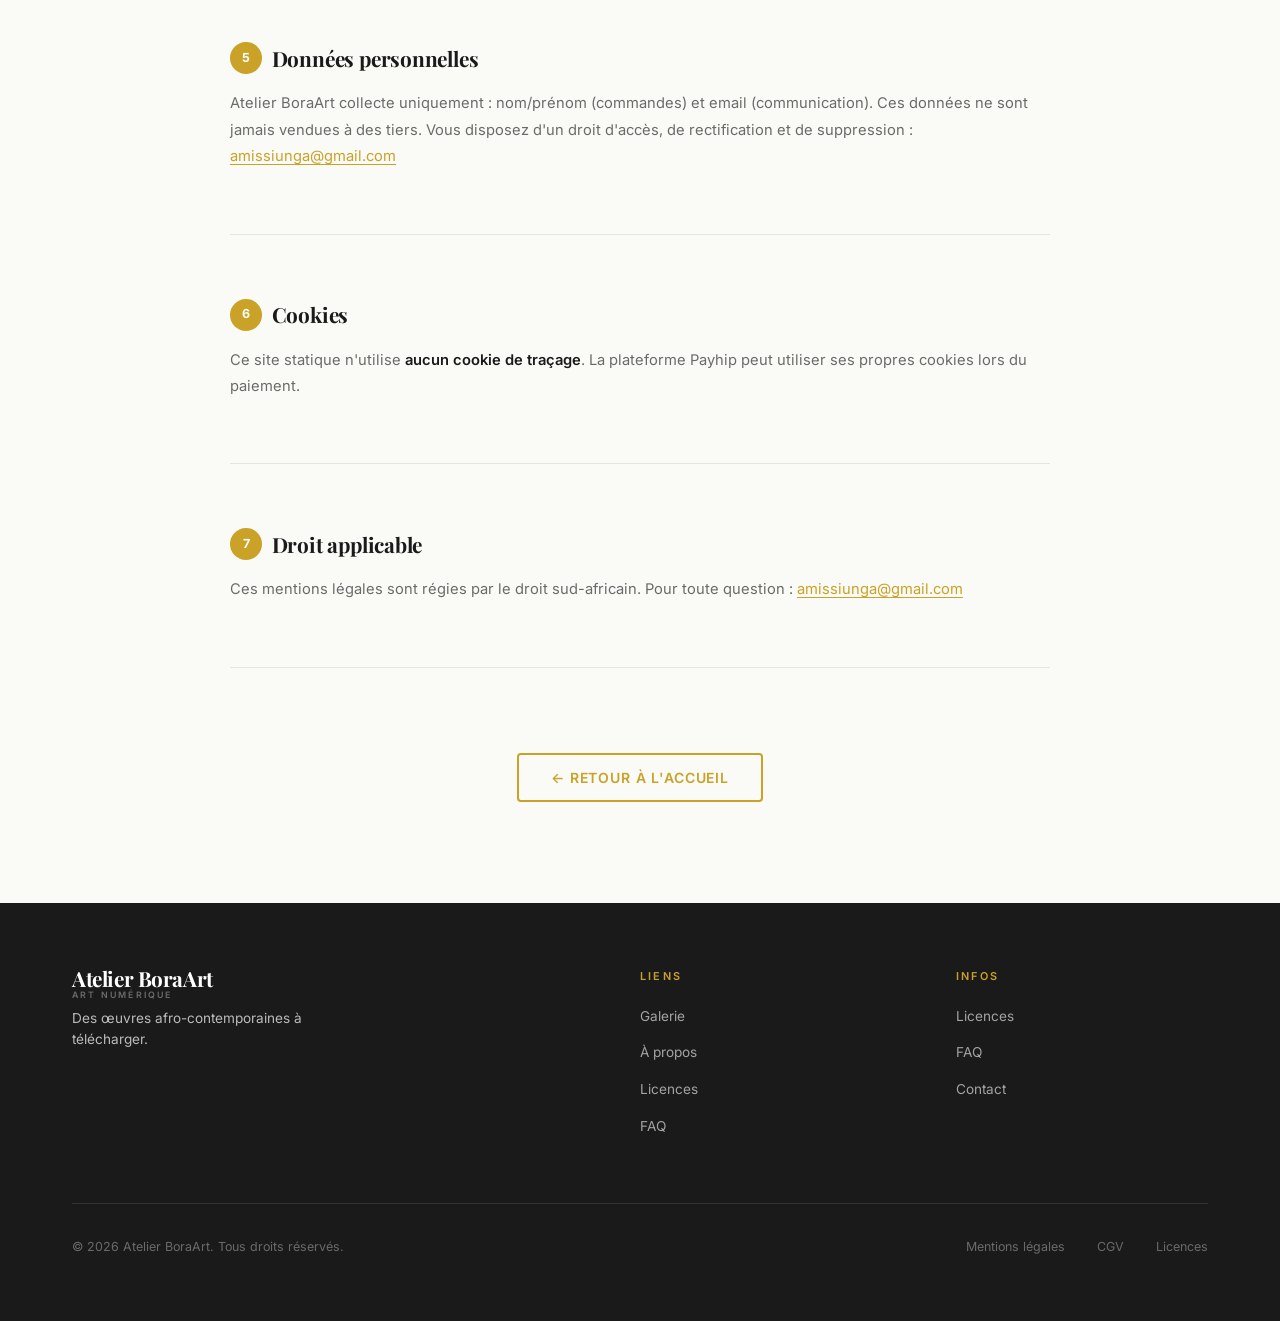
<file: mentions-legales.html>
<!DOCTYPE html>
<html lang="fr">
<head>
  <meta charset="UTF-8" /><meta name="viewport" content="width=device-width, initial-scale=1.0" />
  <title>Mentions légales — Atelier BoraArt</title>
  <link rel="preconnect" href="https://fonts.googleapis.com" />
  <link rel="preconnect" href="https://fonts.gstatic.com" crossorigin />
  <link href="https://fonts.googleapis.com/css2?family=Playfair+Display:ital,wght@0,600;0,700;1,600&family=Inter:wght@400;500;600&display=swap" rel="stylesheet" />
  <link rel="icon" type="image/png" href="favicon.png" /><link rel="apple-touch-icon" href="favicon.png" /><meta name="theme-color" content="#7a3b1e" />
  <link rel="manifest" href="manifest.webmanifest" /><link rel="apple-touch-icon" href="apple-touch-icon.png" /><meta name="apple-mobile-web-app-capable" content="yes" /><meta name="apple-mobile-web-app-title" content="BoraArt" />
  <link rel="stylesheet" href="styles.css" />
</head>
<body>
<header class="site-header" role="banner">
  <div class="container header-inner">
    <a href="index.html" class="logo" aria-label="Atelier BoraArt"><img src="logo.png" alt="Atelier BoraArt" class="logo__img" />
      <span class="logo__name">Atelier BoraArt</span>
      <span class="logo__sub" data-lang="fr">Art Numérique</span>
      <span class="logo__sub" data-lang="en">Digital Art</span>
    </a>
    <nav class="nav" role="navigation">
      <a href="index.html"    class="nav__link" data-lang="fr">Accueil</a>
      <a href="galerie.html"  class="nav__link" data-lang="fr">Galerie</a>
      <a href="apropos.html"  class="nav__link" data-lang="fr">À propos</a>
      <a href="licences.html" class="nav__link" data-lang="fr">Licences</a>
      <a href="faq.html"      class="nav__link" data-lang="fr">FAQ</a>
      <a href="contact.html"  class="nav__link" data-lang="fr">Contact</a>
      <a href="galerie.html"  class="btn btn--primary nav__cta" data-lang="fr">Boutique</a>
      <a href="index.html"    class="nav__link" data-lang="en">Home</a>
      <a href="galerie.html"  class="nav__link" data-lang="en">Gallery</a>
      <a href="apropos.html"  class="nav__link" data-lang="en">About</a>
      <a href="licences.html" class="nav__link" data-lang="en">Licences</a>
      <a href="faq.html"      class="nav__link" data-lang="en">FAQ</a>
      <a href="contact.html"  class="nav__link" data-lang="en">Contact</a>
      <a href="galerie.html"  class="btn btn--primary nav__cta" data-lang="en">Shop</a>
      <div class="lang-switcher" role="group" aria-label="Language">
        <button class="lang-btn active" data-lang-btn="fr">FR</button>
        <button class="lang-btn" data-lang-btn="en">EN</button>
      </div>
    </nav>
    <button class="burger" aria-label="Menu" aria-expanded="false" aria-controls="mobile-menu">
      <span class="burger__line"></span>
      <span class="burger__line"></span>
      <span class="burger__line"></span>
    </button>
  </div>
</header>
<nav id="mobile-menu" class="mobile-menu">
  <a href="index.html"    class="nav__link" data-lang="fr">Accueil</a>
  <a href="galerie.html"  class="nav__link" data-lang="fr">Galerie</a>
  <a href="apropos.html"  class="nav__link" data-lang="fr">À propos</a>
  <a href="licences.html" class="nav__link" data-lang="fr">Licences</a>
  <a href="faq.html"      class="nav__link" data-lang="fr">FAQ</a>
  <a href="contact.html"  class="nav__link" data-lang="fr">Contact</a>
  <a href="index.html"    class="nav__link" data-lang="en">Home</a>
  <a href="galerie.html"  class="nav__link" data-lang="en">Gallery</a>
  <a href="apropos.html"  class="nav__link" data-lang="en">About</a>
  <a href="licences.html" class="nav__link" data-lang="en">Licences</a>
  <a href="faq.html"      class="nav__link" data-lang="en">FAQ</a>
  <a href="contact.html"  class="nav__link" data-lang="en">Contact</a>
  <div class="lang-switcher" style="margin-top:2rem;">
    <button class="lang-btn active" data-lang-btn="fr">FR</button>
    <button class="lang-btn" data-lang-btn="en">EN</button>
  </div>
</nav>
<main class="page-content">

  <div class="page-banner">
    <div class="container">
      <span class="page-banner__eyebrow" data-lang="fr">Informations légales</span>
      <span class="page-banner__eyebrow" data-lang="en">Legal Information</span>
      <h1 data-lang="fr">Mentions Légales</h1>
      <h1 data-lang="en">Legal Notice</h1>
      <p data-lang="fr">Informations légales et conditions d'utilisation du site Atelier BoraArt.</p>
      <p data-lang="en">Legal information and terms of use for the Atelier BoraArt website.</p>
    </div>
  </div>

  <section class="section">
    <div class="container">
      <div class="mentions-content">

        <div class="mentions-update">
          📅 <span data-lang="fr">Dernière mise à jour : <strong>juin 2026</strong></span>
          <span data-lang="en">Last updated: <strong>June 2026</strong></span>
        </div>

        <div class="mentions-section">
          <h2><span class="num">1</span> <span data-lang="fr">Éditeur du site</span><span data-lang="en">Website Publisher</span></h2>
          <p data-lang="fr"><strong>Nom :</strong> Unga Amissi<br><strong>Activité :</strong> Artiste numérique indépendant — Art afro-contemporain<br><strong>Basé à :</strong> Afrique du Sud<br><strong>Email :</strong> <a href="mailto:amissiunga@gmail.com">amissiunga@gmail.com</a><br><strong>Téléphone :</strong> <a href="tel:+27730962898">+27 73 096 2898</a></p>
          <p data-lang="en"><strong>Name:</strong> Unga Amissi<br><strong>Activity:</strong> Independent digital artist — Afro-contemporary art<br><strong>Based in:</strong> South Africa<br><strong>Email:</strong> <a href="mailto:amissiunga@gmail.com">amissiunga@gmail.com</a><br><strong>Phone:</strong> <a href="tel:+27730962898">+27 73 096 2898</a></p>
        </div>

        <div class="mentions-section">
          <h2><span class="num">2</span> <span data-lang="fr">Hébergement</span><span data-lang="en">Hosting</span></h2>
          <p data-lang="fr">Ce site est hébergé par <strong>Cloudflare, Inc.</strong> — 101 Townsend Street, San Francisco, CA 94107, États-Unis — https://www.cloudflare.com. Les paiements et la livraison des fichiers numériques sont traités par Payhip Ltd (Royaume-Uni).</p>
          <p data-lang="en">This website is hosted by <strong>Cloudflare, Inc.</strong> — 101 Townsend Street, San Francisco, CA 94107, USA — https://www.cloudflare.com. Payments and digital file delivery are handled by Payhip Ltd (United Kingdom).</p>
        </div>

        <div class="mentions-section">
          <h2><span class="num">3</span> <span data-lang="fr">Propriété intellectuelle</span><span data-lang="en">Intellectual Property</span></h2>
          <p data-lang="fr">L'ensemble du contenu — œuvres, textes, images, logo — est la propriété exclusive de <strong>Unga Amissi</strong> et est protégé par les lois sur le droit d'auteur. Toute reproduction sans autorisation écrite préalable est interdite. Les œuvres acquises sont soumises aux <a href="licences.html">conditions de licence</a>.</p>
          <p data-lang="en">All content — artworks, texts, images, logo — is the exclusive property of <strong>Unga Amissi</strong> and is protected by copyright law. Any reproduction without prior written authorisation is prohibited. Purchased artworks are subject to the <a href="licences.html">licence terms</a>.</p>
        </div>

        <div class="mentions-section">
          <h2><span class="num">4</span> <span data-lang="fr">Ventes & téléchargements numériques</span><span data-lang="en">Sales & Digital Downloads</span></h2>
          <p data-lang="fr">Les ventes sont gérées par <strong>Payhip</strong>. Les fichiers étant livrés immédiatement après l'achat, <strong>aucun remboursement ne peut être accordé</strong> une fois le téléchargement effectué, sauf défaut avéré du fichier. En cas de problème, <a href="contact.html">contactez-nous</a>.</p>
          <p data-lang="en">Sales are managed by <strong>Payhip</strong>. As files are delivered immediately after purchase, <strong>no refunds can be granted</strong> once downloaded, except in the case of a proven file defect. If you have an issue, <a href="contact.html">contact us</a>.</p>
        </div>

        <div class="mentions-section">
          <h2><span class="num">5</span> <span data-lang="fr">Données personnelles</span><span data-lang="en">Personal Data</span></h2>
          <p data-lang="fr">Atelier BoraArt collecte uniquement : nom/prénom (commandes) et email (communication). Ces données ne sont jamais vendues à des tiers. Vous disposez d'un droit d'accès, de rectification et de suppression : <a href="mailto:amissiunga@gmail.com">amissiunga@gmail.com</a></p>
          <p data-lang="en">Atelier BoraArt only collects: name (orders) and email (communication). This data is never sold to third parties. You have the right to access, correct and delete your data: <a href="mailto:amissiunga@gmail.com">amissiunga@gmail.com</a></p>
        </div>

        <div class="mentions-section">
          <h2><span class="num">6</span> Cookies</h2>
          <p data-lang="fr">Ce site statique n'utilise <strong>aucun cookie de traçage</strong>. La plateforme Payhip peut utiliser ses propres cookies lors du paiement.</p>
          <p data-lang="en">This static website uses <strong>no tracking cookies</strong>. The Payhip platform may use its own cookies during payment.</p>
        </div>

        <div class="mentions-section">
          <h2><span class="num">7</span> <span data-lang="fr">Droit applicable</span><span data-lang="en">Applicable Law</span></h2>
          <p data-lang="fr">Ces mentions légales sont régies par le droit sud-africain. Pour toute question : <a href="mailto:amissiunga@gmail.com">amissiunga@gmail.com</a></p>
          <p data-lang="en">This legal notice is governed by South African law. For any questions: <a href="mailto:amissiunga@gmail.com">amissiunga@gmail.com</a></p>
        </div>

        <div style="text-align:center; padding-top:var(--space-md);">
          <a href="index.html" class="btn btn--outline" data-lang="fr">← Retour à l'accueil</a>
          <a href="index.html" class="btn btn--outline" data-lang="en">← Back to home</a>
        </div>

      </div>
    </div>
  </section>
</main>
<footer class="site-footer" role="contentinfo"><div class="container"><div class="footer-grid"><div class="footer__logo"><a href="index.html" class="logo"><span class="logo__name">Atelier BoraArt</span><span class="logo__sub" data-lang="fr">Art Numérique</span><span class="logo__sub" data-lang="en">Digital Art</span></a><p class="footer__tagline" data-lang="fr">Des œuvres afro-contemporaines à télécharger.</p><p class="footer__tagline" data-lang="en">Afro-contemporary artworks to download.</p></div><nav><p class="footer__heading" data-lang="fr">Liens</p><p class="footer__heading" data-lang="en">Links</p><ul class="footer__links"><li><a href="galerie.html" data-lang="fr">Galerie</a><a href="galerie.html" data-lang="en">Gallery</a></li><li><a href="apropos.html" data-lang="fr">À propos</a><a href="apropos.html" data-lang="en">About</a></li><li><a href="licences.html">Licences</a></li><li><a href="faq.html">FAQ</a></li></ul></nav><nav><p class="footer__heading" data-lang="fr">Infos</p><p class="footer__heading" data-lang="en">Info</p><ul class="footer__links"><li><a href="licences.html">Licences</a></li><li><a href="faq.html">FAQ</a></li><li><a href="contact.html" data-lang="fr">Contact</a><a href="contact.html" data-lang="en">Contact</a></li></ul></nav></div><div class="footer-bottom"><span>© <span id="year"></span> Atelier BoraArt. <span data-lang="fr">Tous droits réservés.</span><span data-lang="en">All rights reserved.</span></span><nav class="footer-bottom__links"><a href="mentions-legales.html" data-lang="fr">Mentions légales</a><a href="mentions-legales.html" data-lang="en">Legal Notice</a><a href="cgv.html" data-lang="fr">CGV</a><a href="cgv.html" data-lang="en">Terms of Sale</a><a href="licences.html">Licences</a></nav></div></div></footer><script src="script.js"></script><script>document.getElementById("year").textContent=new Date().getFullYear();</script>
</body>
</html>
</file>
<file: styles.css>
/* ============================================================
   ATELIER BORAART — styles.css
   Palette : fond #FAFAF7 | texte #1A1A1A | accent #C9A227
   Polices  : Playfair Display (titres) + Inter (texte)
   ============================================================ */

/* ── 1. RESET & BASE ─────────────────────────────────────── */
*, *::before, *::after {
  box-sizing: border-box;
  margin: 0;
  padding: 0;
}

:root {
  --bg:         #FAFAF7;
  --text:       #1A1A1A;
  --text-light: #6B6B6B;
  --accent:     #C9A227;
  --accent-dk:  #A8841A;
  --white:      #FFFFFF;
  --border:     #E5E5E0;
  --card-bg:    #F2F2EE;

  --font-title: 'Playfair Display', Georgia, serif;
  --font-body:  'Inter', system-ui, sans-serif;

  --radius:     4px;
  --transition: 0.25s ease;

  --space-xs:   0.5rem;
  --space-sm:   1rem;
  --space-md:   2rem;
  --space-lg:   4rem;
  --space-xl:   7rem;

  --max-width:  1200px;
  --header-h:   80px;
}

html {
  scroll-behavior: smooth;
  font-size: 16px;
}

body {
  background-color: var(--bg);
  color: var(--text);
  font-family: var(--font-body);
  font-weight: 400;
  line-height: 1.7;
  -webkit-font-smoothing: antialiased;
}

img {
  display: block;
  max-width: 100%;
  height: auto;
}

a {
  color: inherit;
  text-decoration: none;
}

ul, ol { list-style: none; }

/* ── 2. TYPOGRAPHIE ──────────────────────────────────────── */
h1, h2, h3, h4 {
  font-family: var(--font-title);
  font-weight: 700;
  line-height: 1.2;
  letter-spacing: -0.01em;
}

h1 { font-size: clamp(2.4rem, 5vw, 4rem); }
h2 { font-size: clamp(1.8rem, 3.5vw, 2.8rem); }
h3 { font-size: clamp(1.2rem, 2vw, 1.5rem); }

p { max-width: 65ch; }

.eyebrow {
  font-family: var(--font-body);
  font-size: 0.72rem;
  font-weight: 600;
  letter-spacing: 0.18em;
  text-transform: uppercase;
  color: var(--accent);
  display: block;
  margin-bottom: var(--space-sm);
}

/* ── 3. LAYOUT UTILITAIRES ───────────────────────────────── */
.container {
  width: 100%;
  max-width: var(--max-width);
  margin-inline: auto;
  padding-inline: var(--space-md);
}

.section {
  padding-block: var(--space-xl);
}

.section--sm {
  padding-block: var(--space-lg);
}

.text-center { text-align: center; }

/* ── 4. BOUTONS ──────────────────────────────────────────── */
.btn {
  display: inline-flex;
  align-items: center;
  gap: 0.5rem;
  font-family: var(--font-body);
  font-size: 0.875rem;
  font-weight: 600;
  letter-spacing: 0.06em;
  text-transform: uppercase;
  padding: 0.85rem 2rem;
  border-radius: var(--radius);
  border: 2px solid transparent;
  cursor: pointer;
  transition: background var(--transition), color var(--transition),
              border-color var(--transition), transform var(--transition);
  white-space: nowrap;
}

.btn:hover { transform: translateY(-2px); }
.btn:active { transform: translateY(0); }

/* Primaire — fond doré */
.btn--primary {
  background-color: var(--accent);
  color: var(--white);
  border-color: var(--accent);
}
.btn--primary:hover {
  background-color: var(--accent-dk);
  border-color: var(--accent-dk);
}

/* Secondaire — contour doré */
.btn--outline {
  background-color: transparent;
  color: var(--accent);
  border-color: var(--accent);
}
.btn--outline:hover {
  background-color: var(--accent);
  color: var(--white);
}

/* Fantôme blanc (sur fond sombre/image) */
.btn--ghost {
  background-color: transparent;
  color: var(--white);
  border-color: rgba(255,255,255,0.7);
}
.btn--ghost:hover {
  background-color: var(--white);
  color: var(--text);
}

/* Payhip — bouton d'achat */
.btn--buy {
  background-color: var(--accent);
  color: var(--white);
  border-color: var(--accent);
  width: 100%;
  justify-content: center;
  font-size: 0.75rem;
  white-space: normal;
  text-align: center;
  line-height: 1.2;
  padding-block: 0.8rem;
}
.btn--buy:hover {
  background-color: var(--accent-dk);
  border-color: var(--accent-dk);
}

/* ── 5. HEADER & NAVIGATION ──────────────────────────────── */
.site-header {
  position: fixed;
  top: 0;
  left: 0;
  right: 0;
  z-index: 100;
  height: var(--header-h);
  background-color: var(--white);
  border-bottom: 1px solid var(--border);
  transition: box-shadow var(--transition);
}

.site-header.scrolled {
  box-shadow: 0 2px 20px rgba(0,0,0,0.06);
}

.header-inner {
  height: 100%;
  display: flex;
  align-items: center;
  justify-content: space-between;
  gap: var(--space-md);
}

/* Logo */
.logo {
  display: flex;
  flex-direction: column;
  line-height: 1.1;
  flex-shrink: 0;
}

.logo__name {
  font-family: var(--font-title);
  font-size: 1.3rem;
  font-weight: 700;
  letter-spacing: -0.02em;
  color: var(--text);
}

.logo__sub {
  font-size: 0.55rem;
  letter-spacing: 0.25em;
  text-transform: uppercase;
  color: var(--text-light);
  font-weight: 600;
}

/* Nav centrée */
.nav {
  display: flex;
  align-items: center;
  justify-content: center;
  gap: var(--space-md);
  flex: 1;
}

.nav__link {
  font-size: 0.85rem;
  font-weight: 500;
  letter-spacing: 0.02em;
  color: var(--text-light);
  transition: color var(--transition);
  position: relative;
  padding: 0.5rem 0;
}

.nav__link::after {
  content: '';
  position: absolute;
  bottom: 0;
  left: 0;
  width: 0;
  height: 2px;
  background-color: var(--accent);
  transition: width var(--transition);
}

.nav__link:hover,
.nav__link.active {
  color: var(--text);
}

.nav__link:hover::after,
.nav__link.active::after {
  width: 100%;
}

/* Actions Header (Shop + Lang) */
.header-actions {
  display: flex;
  align-items: center;
  gap: 1.5rem;
}

.btn--shop {
  background-color: var(--accent);
  color: var(--white);
  border-color: var(--accent);
  font-size: 0.75rem;
  padding: 0.6rem 1.5rem;
  border-radius: 6px;
  font-weight: 700;
}

/* Lang Switcher style pill */
.lang-switcher {
  display: flex;
  align-items: center;
  background-color: var(--bg);
  border: 1px solid var(--border);
  border-radius: 100px;
  padding: 2px;
  gap: 2px;
}

.lang-btn {
  background: none;
  border: none;
  font-family: var(--font-body);
  font-size: 0.65rem;
  font-weight: 700;
  color: var(--text-light);
  padding: 0.3rem 0.7rem;
  cursor: pointer;
  border-radius: 100px;
  transition: all var(--transition);
}

.lang-btn.active {
  background-color: var(--accent);
  color: var(--white);
}

/* Burger mobile */
.burger {
  display: none;
  flex-direction: column;
  gap: 5px;
  background: none;
  border: none;
  cursor: pointer;
  padding: 4px;
  z-index: 200;
}

.burger__line {
  display: block;
  width: 24px;
  height: 2px;
  background-color: var(--text);
  border-radius: 2px;
  transition: transform var(--transition), opacity var(--transition);
  transform-origin: center;
}

.burger.open .burger__line:nth-child(1) { transform: translateY(7px) rotate(45deg); }
.burger.open .burger__line:nth-child(2) { opacity: 0; }
.burger.open .burger__line:nth-child(3) { transform: translateY(-7px) rotate(-45deg); }

/* Menu mobile overlay */
.mobile-menu {
  display: none;
  position: fixed;
  inset: 0;
  background-color: var(--bg);
  z-index: 99;
  flex-direction: column;
  justify-content: center;
  align-items: center;
  gap: var(--space-md);
  padding: var(--space-lg);
}

.mobile-menu.open { display: flex; }

.mobile-menu .nav__link {
  font-family: var(--font-title);
  font-size: 2rem;
  color: var(--text);
}

.mobile-menu .nav__link::after { display: none; }

/* Décale le contenu sous le header fixe */
.page-content {
  padding-top: var(--header-h);
}

/* ── 6. HERO ─────────────────────────────────────────────── */
.hero {
  position: relative;
  min-height: calc(100svh - var(--header-h));
  display: grid;
  place-items: center;
  overflow: hidden;
  background-color: #1A1A1A;
}

.hero__bg {
  position: absolute;
  inset: 0;
  width: 100%;
  height: 100%;
  object-fit: cover;
  opacity: 0.7;
}

.hero__overlay {
  position: absolute;
  inset: 0;
  background: rgba(0,0,0,0.3);
}

.hero__content {
  position: relative;
  z-index: 2;
  text-align: center;
  color: var(--white);
  padding: var(--space-lg) var(--space-md);
  max-width: 900px;
}

.hero__tag {
  display: inline-block;
  font-size: 0.6rem;
  font-weight: 700;
  letter-spacing: 0.2em;
  text-transform: uppercase;
  color: var(--accent);
  border: 1px solid var(--accent);
  padding: 0.4rem 1.2rem;
  border-radius: 0; /* Rectangle as per image */
  margin-bottom: var(--space-md);
}

.hero__title {
  color: var(--white);
  font-size: clamp(3rem, 8vw, 5rem);
  line-height: 1.1;
  margin-bottom: var(--space-md);
  text-shadow: 0 4px 20px rgba(0,0,0,0.4);
}

.hero__title em {
  font-style: italic;
  font-weight: 400;
}

.hero__slogan {
  font-size: clamp(1.1rem, 2.5vw, 1.4rem);
  color: rgba(255,255,255,0.9);
  margin-bottom: var(--space-lg);
  max-width: 65ch;
  margin-inline: auto;
  font-weight: 400;
}

.hero__actions {
  display: flex;
  gap: 1rem;
  justify-content: center;
  flex-wrap: wrap;
}

.btn--outline-white {
  background-color: transparent;
  color: var(--white);
  border: 1px solid rgba(255,255,255,0.8);
  padding: 1rem 2rem;
  text-transform: uppercase;
  font-size: 0.75rem;
  font-weight: 700;
  letter-spacing: 0.1em;
  transition: all var(--transition);
}

.btn--outline-white:hover {
  background-color: var(--white);
  color: var(--text);
}

/* Ligne dorée décorative sous le héro */
.hero::after {
  content: '';
  position: absolute;
  bottom: 0;
  left: 50%;
  transform: translateX(-50%);
  width: 100px;
  height: 4px;
  background-color: var(--accent);
  z-index: 3;
}

/* ── 7. SECTION TITRES ───────────────────────────────────── */
.section-header {
  margin-bottom: var(--space-lg);
}

.section-header p {
  color: var(--text-light);
  margin-top: var(--space-xs);
}

/* Séparateur doré centré */
.section-header--center {
  text-align: center;
}

.section-header--center p {
  margin-inline: auto;
}

.divider {
  width: 40px;
  height: 2px;
  background-color: var(--accent);
  margin-block: var(--space-sm);
}

.divider--center {
  margin-inline: auto;
}

/* ── 8. GRILLE GALERIE ───────────────────────────────────── */
.grid-galerie {
  display: grid;
  grid-template-columns: repeat(3, 1fr);
  gap: 1.5rem;
}

/* Carte d'œuvre */
.card {
  background-color: var(--white);
  border: 1px solid var(--border);
  border-radius: var(--radius);
  overflow: hidden;
  transition: transform var(--transition), box-shadow var(--transition);
  display: flex;
  flex-direction: column;
}

.card:hover {
  transform: translateY(-6px);
  box-shadow: 0 16px 40px rgba(0,0,0,0.10);
}

/* Zone image de la carte */
.card__img-wrap {
  position: relative;
  overflow: hidden;
  aspect-ratio: 4 / 3;
  background-color: var(--card-bg);
}

.card__img {
  width: 100%;
  height: 100%;
  object-fit: cover;
  transition: transform 0.5s ease;
}

.card:hover .card__img { transform: scale(1.05); }

/* Badge format/prix */
.card__badge {
  position: absolute;
  top: 0.75rem;
  right: 0.75rem;
  background-color: var(--accent);
  color: var(--white);
  font-size: 0.65rem;
  font-weight: 700;
  letter-spacing: 0.08em;
  text-transform: uppercase;
  padding: 0.25rem 0.6rem;
  border-radius: 100px;
}

/* Corps de la carte */
.card__body {
  padding: 1.1rem 1.25rem 1.25rem;
  display: flex;
  flex-direction: column;
  gap: 0.4rem;
  flex: 1;
}

.card__category {
  font-size: 0.65rem;
  font-weight: 600;
  letter-spacing: 0.16em;
  text-transform: uppercase;
  color: var(--accent);
}

.card__title {
  font-family: var(--font-title);
  font-size: 1.05rem;
  font-weight: 600;
  line-height: 1.3;
  color: var(--text);
}

.card__desc {
  font-size: 0.82rem;
  color: var(--text-light);
  line-height: 1.5;
  flex: 1;
}

.card__footer {
  display: flex;
  align-items: center;
  justify-content: space-between;
  margin-top: 0.75rem;
  padding-top: 0.75rem;
  border-top: 1px solid var(--border);
}

.card__price {
  font-family: var(--font-title);
  font-size: 1.1rem;
  font-weight: 700;
  color: var(--text);
}

.card__price span:not([data-lang]) {
  font-family: var(--font-body);
  font-size: 0.75rem;
  font-weight: 400;
  color: var(--text-light);
  display: block;
  line-height: 1;
}

.card__price span[data-lang].lang-visible {
  font-family: var(--font-body);
  font-size: 0.75rem;
  font-weight: 400;
  color: var(--text-light);
  display: block;
  line-height: 1;
}

/* ── 9. IMAGE DE REMPLACEMENT (placeholder) ──────────────── */
/*
   Tant que tu n'as pas encore tes vraies images,
   ces placeholders gris s'affichent automatiquement.
   Une fois que tu mets tes vraies images, ces styles
   ne gênent pas — ils sont invisibles.
*/
.placeholder-img {
  width: 100%;
  height: 100%;
  display: flex;
  flex-direction: column;
  align-items: center;
  justify-content: center;
  gap: 0.5rem;
  background-color: #D9D9D4;
  color: #8A8A85;
  font-size: 0.78rem;
  font-family: var(--font-body);
  letter-spacing: 0.05em;
}

.placeholder-img svg {
  opacity: 0.4;
}

.placeholder-hero {
  width: 100%;
  height: 100%;
  position: absolute;
  inset: 0;
  background: linear-gradient(135deg, #2A2A2A 0%, #3D3D3D 100%);
}

/* ── 10. SECTION À PROPOS (accueil) ─────────────────────── */
.apropos-home {
  background-color: var(--card-bg);
}

.apropos-home__grid {
  display: grid;
  grid-template-columns: 1fr 1fr;
  gap: var(--space-lg);
  align-items: center;
}

.apropos-home__img-wrap {
  aspect-ratio: 3 / 4;
  overflow: hidden;
  border-radius: var(--radius);
  background-color: var(--border);
  position: relative;
}

.apropos-home__img {
  width: 100%;
  height: 100%;
  object-fit: cover;
}

/* Cadre doré décoratif */
.apropos-home__img-wrap::before {
  content: '';
  position: absolute;
  inset: -12px -12px auto auto;
  width: 60%;
  height: 60%;
  border-top: 2px solid var(--accent);
  border-right: 2px solid var(--accent);
  z-index: 1;
  pointer-events: none;
}

.apropos-home__text {
  display: flex;
  flex-direction: column;
  gap: var(--space-sm);
}

.apropos-home__text h2 { margin-bottom: var(--space-xs); }

.apropos-home__text p {
  color: var(--text-light);
  font-size: 0.95rem;
}

/* ── 11. BANDEAU CHIFFRES ────────────────────────────────── */
.stats-band {
  background-color: var(--text);
  color: var(--white);
  padding-block: var(--space-lg);
}

.stats-band__grid {
  display: grid;
  grid-template-columns: repeat(3, 1fr);
  gap: var(--space-md);
  text-align: center;
}

.stat__number {
  font-family: var(--font-title);
  font-size: 2.5rem;
  font-weight: 700;
  color: var(--accent);
  display: block;
  line-height: 1;
  margin-bottom: 0.25rem;
}

.stat__label {
  font-size: 0.78rem;
  letter-spacing: 0.1em;
  text-transform: uppercase;
  color: rgba(255,255,255,0.55);
}

/* ── 12. FOOTER ──────────────────────────────────────────── */
.site-footer {
  background-color: var(--text);
  color: rgba(255,255,255,0.7);
  padding-block: var(--space-lg);
}

.footer-grid {
  display: grid;
  grid-template-columns: 2fr 1fr 1fr;
  gap: var(--space-lg);
  margin-bottom: var(--space-lg);
}

.footer__logo .logo__name { color: var(--white); }

.footer__tagline {
  font-size: 0.85rem;
  margin-top: var(--space-xs);
  max-width: 30ch;
  line-height: 1.6;
}

.footer__heading {
  font-family: var(--font-body);
  font-size: 0.68rem;
  font-weight: 600;
  letter-spacing: 0.2em;
  text-transform: uppercase;
  color: var(--accent);
  margin-bottom: var(--space-sm);
}

.footer__links {
  display: flex;
  flex-direction: column;
  gap: 0.6rem;
}

.footer__links a {
  font-size: 0.85rem;
  color: rgba(255,255,255,0.6);
  transition: color var(--transition);
}

.footer__links a:hover { color: var(--white); }

/* Réseaux sociaux */
.social-links {
  display: flex;
  gap: 0.75rem;
  margin-top: var(--space-sm);
}

.social-link {
  width: 38px;
  height: 38px;
  border: 1px solid rgba(255,255,255,0.2);
  border-radius: 50%;
  display: flex;
  align-items: center;
  justify-content: center;
  color: rgba(255,255,255,0.6);
  transition: border-color var(--transition), color var(--transition),
              background var(--transition);
}

.social-link:hover {
  border-color: var(--accent);
  color: var(--accent);
  background-color: rgba(201,162,39,0.1);
}

.social-link svg { width: 16px; height: 16px; fill: currentColor; }

/* Bas du footer */
.footer-bottom {
  padding-top: var(--space-md);
  border-top: 1px solid rgba(255,255,255,0.1);
  display: flex;
  align-items: center;
  justify-content: space-between;
  flex-wrap: wrap;
  gap: var(--space-sm);
  font-size: 0.78rem;
  color: rgba(255,255,255,0.35);
}

.footer-bottom a {
  color: rgba(255,255,255,0.35);
  transition: color var(--transition);
}
.footer-bottom a:hover { color: var(--white); }

.footer-bottom__links {
  display: flex;
  gap: var(--space-md);
}

/* ── 13. RESPONSIVE ──────────────────────────────────────── */

/* Tablette */
@media (max-width: 900px) {
  .grid-galerie {
    grid-template-columns: repeat(2, 1fr);
  }

  .apropos-home__grid {
    grid-template-columns: 1fr;
  }

  .apropos-home__img-wrap {
    aspect-ratio: 16 / 9;
    max-height: 360px;
  }

  .footer-grid {
    grid-template-columns: 1fr 1fr;
  }

  .footer-grid > :first-child {
    grid-column: 1 / -1;
  }
}

/* Mobile */
@media (max-width: 600px) {
  :root {
    --space-xl: 4rem;
    --space-lg: 2.5rem;
  }

  .nav { display: none; }
  .burger { display: flex; }

  .grid-galerie {
    grid-template-columns: 1fr;
    gap: 1rem;
  }

  .stats-band__grid {
    grid-template-columns: 1fr;
    gap: var(--space-md);
  }

  .footer-grid {
    grid-template-columns: 1fr;
    gap: var(--space-md);
  }

  .footer-bottom {
    flex-direction: column;
    text-align: center;
  }

  .hero__actions {
    flex-direction: column;
    align-items: center;
  }
}

/* ── 14. ACCESSIBILITÉ ───────────────────────────────────── */
@media (prefers-reduced-motion: reduce) {
  *, *::before, *::after {
    animation-duration: 0.01ms !important;
    transition-duration: 0.01ms !important;
  }
}

:focus-visible {
  outline: 2px solid var(--accent);
  outline-offset: 3px;
}

/* ── 15. GALERIE PAGE ────────────────────────────────────── */

/* Bandeau titre de page */
.page-banner {
  background-color: var(--card-bg);
  padding-block: var(--space-lg);
  border-bottom: 1px solid var(--border);
  text-align: center;
}

.page-banner__eyebrow {
  font-size: 0.68rem;
  font-weight: 600;
  letter-spacing: 0.22em;
  text-transform: uppercase;
  color: var(--accent);
  display: block;
  margin-bottom: 0.5rem;
}

.page-banner h1 {
  font-size: clamp(2rem, 4vw, 3rem);
  margin-bottom: 0.75rem;
}

.page-banner p {
  color: var(--text-light);
  font-size: 1rem;
  max-width: 52ch;
  margin-inline: auto;
}

/* Barre de filtres */
.filters-bar {
  padding-block: var(--space-md);
  border-bottom: 1px solid var(--border);
  background-color: var(--bg);
  position: sticky;
  top: var(--header-h);
  z-index: 50;
}

.filters-bar__inner {
  display: flex;
  align-items: center;
  gap: 1rem;
  flex-wrap: wrap;
}

.filters-bar__label {
  font-size: 0.72rem;
  font-weight: 600;
  letter-spacing: 0.12em;
  text-transform: uppercase;
  color: var(--text-light);
  white-space: nowrap;
}

.filter-btn {
  background: none;
  border: 1px solid var(--border);
  border-radius: 100px;
  padding: 0.45rem 1.1rem;
  font-family: var(--font-body);
  font-size: 0.8rem;
  font-weight: 500;
  color: var(--text-light);
  cursor: pointer;
  transition: all var(--transition);
  white-space: nowrap;
}

.filter-btn:hover {
  border-color: var(--accent);
  color: var(--accent);
}

.filter-btn.active {
  background-color: var(--accent);
  border-color: var(--accent);
  color: var(--white);
}

/* Compteur de résultats */
.results-count {
  margin-left: auto;
  font-size: 0.78rem;
  color: var(--text-light);
  white-space: nowrap;
}

/* Grille galerie étendue */
.galerie-section {
  padding-block: var(--space-lg);
}

/* Message si aucun résultat */
.no-results {
  text-align: center;
  padding-block: var(--space-xl);
  color: var(--text-light);
  display: none;
}

.no-results.visible { display: block; }

/* Carte masquée par le filtre */
.card.hidden {
  display: none;
}

@media (max-width: 600px) {
  .filters-bar__inner {
    gap: 0.5rem;
  }

  .results-count {
    width: 100%;
    margin-left: 0;
  }
}

/* ── 16. PAGE À PROPOS ───────────────────────────────────── */

/* Héro À propos */
.apropos-hero {
  background-color: var(--text);
  color: var(--white);
  padding-block: var(--space-xl);
  text-align: center;
  position: relative;
  overflow: hidden;
}

/* Cercle décoratif en arrière-plan */
.apropos-hero::before {
  content: '';
  position: absolute;
  top: -120px;
  right: -120px;
  width: 500px;
  height: 500px;
  border-radius: 50%;
  border: 1px solid rgba(201,162,39,0.15);
  pointer-events: none;
}

.apropos-hero::after {
  content: '';
  position: absolute;
  bottom: -80px;
  left: -80px;
  width: 300px;
  height: 300px;
  border-radius: 50%;
  border: 1px solid rgba(201,162,39,0.1);
  pointer-events: none;
}

.apropos-hero h1 {
  color: var(--white);
  margin-bottom: var(--space-sm);
}

.apropos-hero .hero__tag {
  margin-bottom: var(--space-md);
}

.apropos-hero p {
  color: rgba(255,255,255,0.7);
  font-size: 1.05rem;
  max-width: 52ch;
  margin-inline: auto;
}

/* Section histoire — image + texte */
.histoire-grid {
  display: grid;
  grid-template-columns: 1fr 1fr;
  gap: var(--space-lg);
  align-items: center;
}

.histoire__img-wrap {
  position: relative;
  aspect-ratio: 4/5;
  border-radius: var(--radius);
  overflow: hidden;
  background-color: var(--card-bg);
}

.histoire__img-wrap img,
.histoire__img-wrap .placeholder-img {
  width: 100%;
  height: 100%;
  object-fit: cover;
}

/* Cadre doré décoratif */
.histoire__img-wrap::after {
  content: '';
  position: absolute;
  bottom: -14px;
  left: -14px;
  width: 55%;
  height: 55%;
  border-bottom: 2px solid var(--accent);
  border-left: 2px solid var(--accent);
  pointer-events: none;
}

.histoire__text {
  display: flex;
  flex-direction: column;
  gap: var(--space-sm);
}

.histoire__text h2 {
  margin-bottom: 0;
}

.histoire__text p {
  color: var(--text-light);
  font-size: 0.95rem;
}

/* Section valeurs / process */
.valeurs-grid {
  display: grid;
  grid-template-columns: repeat(3, 1fr);
  gap: var(--space-md);
}

.valeur-card {
  background-color: var(--white);
  border: 1px solid var(--border);
  border-radius: var(--radius);
  padding: var(--space-md);
  display: flex;
  flex-direction: column;
  gap: 0.75rem;
}

.valeur-card__icon {
  width: 48px;
  height: 48px;
  background-color: rgba(201,162,39,0.1);
  border-radius: 50%;
  display: flex;
  align-items: center;
  justify-content: center;
  flex-shrink: 0;
}

.valeur-card__icon svg {
  width: 22px;
  height: 22px;
  stroke: var(--accent);
  fill: none;
  stroke-width: 1.8;
  stroke-linecap: round;
  stroke-linejoin: round;
}

.valeur-card h3 {
  font-size: 1.05rem;
}

.valeur-card p {
  font-size: 0.87rem;
  color: var(--text-light);
  line-height: 1.6;
}

/* Section process étapes */
.process-steps {
  display: grid;
  grid-template-columns: repeat(4, 1fr);
  gap: var(--space-md);
  position: relative;
}

/* Ligne de connexion entre les étapes */
.process-steps::before {
  content: '';
  position: absolute;
  top: 24px;
  left: calc(12.5% + 24px);
  right: calc(12.5% + 24px);
  height: 1px;
  background: linear-gradient(to right, var(--accent), transparent);
  pointer-events: none;
}

.process-step {
  display: flex;
  flex-direction: column;
  gap: 0.75rem;
  align-items: flex-start;
}

.process-step__num {
  width: 48px;
  height: 48px;
  border-radius: 50%;
  background-color: var(--accent);
  color: var(--white);
  font-family: var(--font-title);
  font-size: 1.1rem;
  font-weight: 700;
  display: flex;
  align-items: center;
  justify-content: center;
  flex-shrink: 0;
  position: relative;
  z-index: 1;
}

.process-step h3 {
  font-size: 1rem;
}

.process-step p {
  font-size: 0.83rem;
  color: var(--text-light);
  line-height: 1.6;
}

/* Section CTA bandeau */
.cta-band {
  background-color: var(--accent);
  padding-block: var(--space-lg);
  text-align: center;
}

.cta-band h2 {
  color: var(--white);
  margin-bottom: var(--space-sm);
}

.cta-band p {
  color: rgba(255,255,255,0.85);
  margin-inline: auto;
  margin-bottom: var(--space-md);
}

.cta-band .btn--ghost {
  border-color: rgba(255,255,255,0.8);
}

/* Responsive À propos */
@media (max-width: 900px) {
  .histoire-grid {
    grid-template-columns: 1fr;
  }

  .histoire__img-wrap {
    aspect-ratio: 16/9;
    max-height: 340px;
  }

  .valeurs-grid {
    grid-template-columns: 1fr 1fr;
  }

  .process-steps {
    grid-template-columns: 1fr 1fr;
  }

  .process-steps::before { display: none; }
}

@media (max-width: 600px) {
  .valeurs-grid {
    grid-template-columns: 1fr;
  }

  .process-steps {
    grid-template-columns: 1fr;
  }
}

/* ── 17. PAGE CONTACT ────────────────────────────────────── */

.contact-grid {
  display: grid;
  grid-template-columns: 1fr 1.6fr;
  gap: var(--space-lg);
  align-items: start;
}

/* Colonne infos */
.contact-info {
  display: flex;
  flex-direction: column;
  gap: var(--space-md);
}

.contact-info__block {
  display: flex;
  flex-direction: column;
  gap: 0.4rem;
}

.contact-info__icon {
  width: 44px;
  height: 44px;
  background-color: rgba(201,162,39,0.1);
  border-radius: 50%;
  display: flex;
  align-items: center;
  justify-content: center;
  margin-bottom: 0.5rem;
}

.contact-info__icon svg {
  width: 20px;
  height: 20px;
  stroke: var(--accent);
  fill: none;
  stroke-width: 1.8;
  stroke-linecap: round;
  stroke-linejoin: round;
}

.contact-info__label {
  font-size: 0.68rem;
  font-weight: 600;
  letter-spacing: 0.18em;
  text-transform: uppercase;
  color: var(--accent);
}

.contact-info__value {
  font-size: 0.95rem;
  color: var(--text);
  font-weight: 500;
}

.contact-info__note {
  font-size: 0.82rem;
  color: var(--text-light);
  line-height: 1.5;
}

/* Séparateur fin */
.contact-info__sep {
  width: 100%;
  height: 1px;
  background-color: var(--border);
}

/* Réseaux dans contact */
.contact-social {
  display: flex;
  flex-direction: column;
  gap: 0.75rem;
}

.contact-social__link {
  display: flex;
  align-items: center;
  gap: 0.75rem;
  font-size: 0.88rem;
  color: var(--text-light);
  transition: color var(--transition);
}

.contact-social__link:hover { color: var(--accent); }

.contact-social__link svg {
  width: 18px;
  height: 18px;
  fill: currentColor;
  flex-shrink: 0;
}

/* Formulaire */
.contact-form {
  background-color: var(--white);
  border: 1px solid var(--border);
  border-radius: var(--radius);
  padding: var(--space-md);
  display: flex;
  flex-direction: column;
  gap: 1.25rem;
}

.form-row {
  display: grid;
  grid-template-columns: 1fr 1fr;
  gap: 1rem;
}

.form-group {
  display: flex;
  flex-direction: column;
  gap: 0.4rem;
}

.form-label {
  font-size: 0.78rem;
  font-weight: 600;
  letter-spacing: 0.04em;
  color: var(--text);
}

.form-label span {
  color: var(--accent);
  margin-left: 2px;
}

.form-input,
.form-select,
.form-textarea {
  font-family: var(--font-body);
  font-size: 0.9rem;
  color: var(--text);
  background-color: var(--bg);
  border: 1px solid var(--border);
  border-radius: var(--radius);
  padding: 0.75rem 1rem;
  width: 100%;
  transition: border-color var(--transition), box-shadow var(--transition);
  outline: none;
}

.form-input:focus,
.form-select:focus,
.form-textarea:focus {
  border-color: var(--accent);
  box-shadow: 0 0 0 3px rgba(201,162,39,0.12);
}

.form-input::placeholder,
.form-textarea::placeholder {
  color: #AEAEAD;
}

.form-select {
  background-image: url("data:image/svg+xml,%3Csvg xmlns='http://www.w3.org/2000/svg' width='12' height='8' viewBox='0 0 12 8'%3E%3Cpath d='M1 1l5 5 5-5' stroke='%236B6B6B' stroke-width='1.5' fill='none' stroke-linecap='round'/%3E%3C/svg%3E");
  background-repeat: no-repeat;
  background-position: right 1rem center;
  padding-right: 2.5rem;
  cursor: pointer;
}

.form-textarea {
  resize: vertical;
  min-height: 130px;
  line-height: 1.6;
}

.form-hint {
  font-size: 0.72rem;
  color: var(--text-light);
  margin-top: 0.2rem;
}

.form-submit {
  display: flex;
  align-items: center;
  justify-content: space-between;
  flex-wrap: wrap;
  gap: 1rem;
  padding-top: 0.5rem;
  border-top: 1px solid var(--border);
}

.form-submit__note {
  font-size: 0.75rem;
  color: var(--text-light);
}

/* Message de confirmation */
.form-success {
  display: none;
  text-align: center;
  padding: var(--space-md);
  background-color: rgba(201,162,39,0.08);
  border: 1px solid rgba(201,162,39,0.3);
  border-radius: var(--radius);
  color: var(--text);
}

.form-success.visible { display: block; }

.form-success__icon {
  font-size: 2.5rem;
  margin-bottom: 0.5rem;
}

/* Responsive contact */
@media (max-width: 900px) {
  .contact-grid {
    grid-template-columns: 1fr;
  }

  .contact-info {
    flex-direction: row;
    flex-wrap: wrap;
  }

  .contact-info__block {
    flex: 1;
    min-width: 200px;
  }

  .contact-info__sep { display: none; }
}

@media (max-width: 600px) {
  .form-row {
    grid-template-columns: 1fr;
  }

  .contact-info {
    flex-direction: column;
  }
}

/* ── 18. PAGE FAQ ────────────────────────────────────────── */

.faq-grid {
  display: grid;
  grid-template-columns: 1fr 2fr;
  gap: var(--space-lg);
  align-items: start;
}

/* Navigation latérale */
.faq-nav {
  position: sticky;
  top: calc(var(--header-h) + 2rem);
  display: flex;
  flex-direction: column;
  gap: 0.4rem;
}

.faq-nav__title {
  font-size: 0.68rem;
  font-weight: 600;
  letter-spacing: 0.18em;
  text-transform: uppercase;
  color: var(--accent);
  margin-bottom: 0.5rem;
}

.faq-nav__link {
  font-size: 0.82rem;
  color: var(--text-light);
  padding: 0.4rem 0.75rem;
  border-left: 2px solid var(--border);
  transition: color var(--transition), border-color var(--transition);
  line-height: 1.4;
}

.faq-nav__link:hover,
.faq-nav__link.active {
  color: var(--text);
  border-left-color: var(--accent);
}

/* Groupes de questions */
.faq-group {
  margin-bottom: var(--space-lg);
}

.faq-group__title {
  font-size: 0.72rem;
  font-weight: 600;
  letter-spacing: 0.18em;
  text-transform: uppercase;
  color: var(--accent);
  margin-bottom: var(--space-sm);
  padding-bottom: 0.5rem;
  border-bottom: 1px solid var(--border);
}

/* Accordéon FAQ */
.faq-item {
  border-bottom: 1px solid var(--border);
}

.faq-question {
  width: 100%;
  background: none;
  border: none;
  text-align: left;
  padding: 1.1rem 0;
  display: flex;
  align-items: center;
  justify-content: space-between;
  gap: 1rem;
  cursor: pointer;
  font-family: var(--font-title);
  font-size: 1rem;
  font-weight: 600;
  color: var(--text);
  line-height: 1.3;
  transition: color var(--transition);
}

.faq-question:hover { color: var(--accent); }

.faq-question__icon {
  width: 28px;
  height: 28px;
  border-radius: 50%;
  border: 1px solid var(--border);
  display: flex;
  align-items: center;
  justify-content: center;
  flex-shrink: 0;
  transition: background var(--transition), border-color var(--transition);
}

.faq-question__icon svg {
  width: 14px;
  height: 14px;
  stroke: var(--text-light);
  fill: none;
  stroke-width: 2;
  stroke-linecap: round;
  transition: transform var(--transition), stroke var(--transition);
}

.faq-item.open .faq-question__icon {
  background-color: var(--accent);
  border-color: var(--accent);
}

.faq-item.open .faq-question__icon svg {
  stroke: var(--white);
  transform: rotate(45deg);
}

.faq-answer {
  max-height: 0;
  overflow: hidden;
  transition: max-height 0.35s ease, padding 0.35s ease;
}

.faq-item.open .faq-answer {
  max-height: 500px;
}

.faq-answer__inner {
  padding-bottom: 1.25rem;
  font-size: 0.92rem;
  color: var(--text-light);
  line-height: 1.75;
}

.faq-answer__inner strong {
  color: var(--text);
}

.faq-answer__inner a {
  color: var(--accent);
  text-decoration: underline;
  text-underline-offset: 3px;
}

/* Responsive FAQ */
@media (max-width: 900px) {
  .faq-grid {
    grid-template-columns: 1fr;
  }

  .faq-nav {
    position: static;
    flex-direction: row;
    flex-wrap: wrap;
    gap: 0.5rem;
    margin-bottom: var(--space-md);
  }

  .faq-nav__title { width: 100%; }

  .faq-nav__link {
    border-left: none;
    border-bottom: 2px solid var(--border);
    padding: 0.3rem 0.5rem;
    font-size: 0.78rem;
  }

  .faq-nav__link:hover,
  .faq-nav__link.active {
    border-bottom-color: var(--accent);
    border-left: none;
  }
}

/* ── 19. PAGE LICENCES ───────────────────────────────────── */

/* Cartes de licence */
.licences-grid {
  display: grid;
  grid-template-columns: repeat(3, 1fr);
  gap: var(--space-md);
  margin-bottom: var(--space-lg);
}

.licence-card {
  background-color: var(--white);
  border: 1px solid var(--border);
  border-radius: var(--radius);
  padding: var(--space-md);
  display: flex;
  flex-direction: column;
  gap: 1rem;
  position: relative;
  transition: transform var(--transition), box-shadow var(--transition);
}

.licence-card:hover {
  transform: translateY(-4px);
  box-shadow: 0 12px 32px rgba(0,0,0,0.08);
}

/* Badge "Populaire" */
.licence-card--featured {
  border-color: var(--accent);
  border-width: 2px;
}

.licence-card__badge {
  position: absolute;
  top: -12px;
  left: 50%;
  transform: translateX(-50%);
  background-color: var(--accent);
  color: var(--white);
  font-size: 0.65rem;
  font-weight: 700;
  letter-spacing: 0.12em;
  text-transform: uppercase;
  padding: 0.25rem 0.9rem;
  border-radius: 100px;
  white-space: nowrap;
}

.licence-card__icon {
  width: 52px;
  height: 52px;
  background-color: rgba(201,162,39,0.1);
  border-radius: 50%;
  display: flex;
  align-items: center;
  justify-content: center;
}

.licence-card__icon svg {
  width: 24px;
  height: 24px;
  stroke: var(--accent);
  fill: none;
  stroke-width: 1.8;
  stroke-linecap: round;
  stroke-linejoin: round;
}

.licence-card__name {
  font-family: var(--font-title);
  font-size: 1.2rem;
  font-weight: 700;
  color: var(--text);
}

.licence-card__desc {
  font-size: 0.88rem;
  color: var(--text-light);
  line-height: 1.6;
  flex: 1;
}

/* Liste autorisé / interdit */
.licence-list {
  display: flex;
  flex-direction: column;
  gap: 0.5rem;
  padding-top: 0.75rem;
  border-top: 1px solid var(--border);
}

.licence-list__item {
  display: flex;
  align-items: flex-start;
  gap: 0.6rem;
  font-size: 0.82rem;
  line-height: 1.4;
  color: var(--text);
}

.licence-list__item--ok::before {
  content: '✓';
  color: #2E7D32;
  font-weight: 700;
  flex-shrink: 0;
  margin-top: 1px;
}

.licence-list__item--no::before {
  content: '✕';
  color: #C62828;
  font-weight: 700;
  flex-shrink: 0;
  margin-top: 1px;
}

.licence-card__cta {
  margin-top: auto;
}

/* Tableau comparatif */
.compare-table {
  width: 100%;
  border-collapse: collapse;
  font-size: 0.88rem;
}

.compare-table th,
.compare-table td {
  padding: 0.85rem 1rem;
  text-align: center;
  border-bottom: 1px solid var(--border);
}

.compare-table th {
  font-family: var(--font-title);
  font-size: 0.95rem;
  font-weight: 600;
  background-color: var(--card-bg);
}

.compare-table th:first-child,
.compare-table td:first-child {
  text-align: left;
  font-weight: 500;
  color: var(--text);
}

.compare-table td {
  color: var(--text-light);
}

.compare-table .ok  { color: #2E7D32; font-weight: 700; font-size: 1rem; }
.compare-table .no  { color: #C62828; font-weight: 700; font-size: 1rem; }
.compare-table tr:hover td { background-color: rgba(201,162,39,0.04); }

/* Section règles importantes */
.rules-grid {
  display: grid;
  grid-template-columns: repeat(2, 1fr);
  gap: var(--space-md);
}

.rule-block {
  background-color: var(--white);
  border: 1px solid var(--border);
  border-left: 3px solid var(--accent);
  border-radius: var(--radius);
  padding: 1.25rem;
}

.rule-block h3 {
  font-size: 1rem;
  margin-bottom: 0.5rem;
}

.rule-block p {
  font-size: 0.85rem;
  color: var(--text-light);
  line-height: 1.65;
}

/* Responsive licences */
@media (max-width: 900px) {
  .licences-grid {
    grid-template-columns: 1fr;
    max-width: 480px;
    margin-inline: auto;
  }

  .rules-grid {
    grid-template-columns: 1fr;
  }

  .compare-table {
    font-size: 0.78rem;
  }

  .compare-table th,
  .compare-table td {
    padding: 0.6rem 0.5rem;
  }
}

/* ── 20. PAGE MENTIONS LÉGALES ───────────────────────────── */

.mentions-content {
  max-width: 820px;
  margin-inline: auto;
}

.mentions-section {
  margin-bottom: var(--space-lg);
  padding-bottom: var(--space-lg);
  border-bottom: 1px solid var(--border);
}

.mentions-section:last-child {
  border-bottom: none;
}

.mentions-section h2 {
  font-size: 1.3rem;
  margin-bottom: var(--space-sm);
  display: flex;
  align-items: center;
  gap: 0.6rem;
}

.mentions-section h2 .num {
  display: inline-flex;
  align-items: center;
  justify-content: center;
  width: 32px;
  height: 32px;
  background-color: var(--accent);
  color: var(--white);
  font-family: var(--font-body);
  font-size: 0.78rem;
  font-weight: 700;
  border-radius: 50%;
  flex-shrink: 0;
}

.mentions-section p,
.mentions-section li {
  font-size: 0.92rem;
  color: var(--text-light);
  line-height: 1.8;
  max-width: 100%;
}

.mentions-section strong {
  color: var(--text);
  font-weight: 600;
}

.mentions-section a {
  color: var(--accent);
  text-decoration: underline;
  text-underline-offset: 3px;
}

.mentions-section ul {
  list-style: disc;
  padding-left: 1.5rem;
  margin-top: 0.5rem;
  display: flex;
  flex-direction: column;
  gap: 0.4rem;
}

.mentions-update {
  background-color: var(--card-bg);
  border-left: 3px solid var(--accent);
  border-radius: var(--radius);
  padding: 1rem 1.25rem;
  font-size: 0.82rem;
  color: var(--text-light);
  margin-bottom: var(--space-lg);
}

/* ── 21. SÉLECTEUR DE LANGUE ─────────────────────────────── */
.lang-switcher {
  display: flex;
  align-items: center;
  gap: 0;
  border: 1px solid var(--border);
  border-radius: 100px;
  overflow: hidden;
  flex-shrink: 0;
}

.lang-btn {
  background: none;
  border: none;
  font-family: var(--font-body);
  font-size: 0.72rem;
  font-weight: 600;
  letter-spacing: 0.08em;
  color: var(--text-light);
  padding: 0.35rem 0.7rem;
  cursor: pointer;
  transition: background var(--transition), color var(--transition);
  line-height: 1;
}

.lang-btn.active {
  background-color: var(--accent);
  color: var(--white);
}

.lang-btn:hover:not(.active) {
  background-color: var(--card-bg);
  color: var(--text);
}

/* SYSTÈME DE TRADUCTION NETTOYÉ */
/* 1. On cache TOUT ce qui a un attribut data-lang par défaut */
[data-lang] { 
  display: none !important; 
}

/* Fallback si JS désactivé : afficher le français par défaut */
body:not(.lang-fr):not(.lang-en) [data-lang="fr"] {
  display: block !important;
}
body:not(.lang-fr):not(.lang-en) span[data-lang="fr"],
body:not(.lang-fr):not(.lang-en) a[data-lang="fr"] {
  display: inline !important;
}

/* 2. On affiche UNIQUEMENT la langue correspondant à la classe du BODY avec la même force (!important) */
body.lang-fr [data-lang="fr"], 
body.lang-en [data-lang="en"] { 
  display: block !important; 
}

/* 3. Correction des types d'affichage pour éviter de casser la mise en page */
body.lang-fr span[data-lang="fr"], 
body.lang-fr a[data-lang="fr"],
body.lang-en span[data-lang="en"], 
body.lang-en a[data-lang="en"] { 
  display: inline !important; 
}

body.lang-fr div[data-lang="fr"], 
body.lang-fr nav[data-lang="fr"],
body.lang-en div[data-lang="en"], 
body.lang-en nav[data-lang="en"] { 
  display: flex !important; 
}

/* Cas spécial : Les options du menu déroulant (gérées par JS) */
.card__size-select option[data-lang] { 
  display: revert !important; 
}




/* ── 22. lightbox — VISIONNEUSE PLEIN ÉCRAN ─────────────── */

/* Rend les images de la galerie cliquables visuellement */
.card__img-wrap {
  cursor: zoom-in;
}

/* Overlay sombre plein écran */
.lightbox {
  position: fixed;
  inset: 0;
  z-index: 1000;
  background-color: rgba(12, 10, 9, 0.985);
  backdrop-filter: blur(8px);
  -webkit-backdrop-filter: blur(8px);
  display: none;
  align-items: center;
  justify-content: center;
  padding: 2rem;
  opacity: 0;
  transition: opacity 0.3s ease;
}

.lightbox.open {
  display: flex;
  opacity: 1;
}

/* Conteneur central : image + infos */
.lightbox__content {
  position: relative;
  display: flex;
  flex-direction: column;
  align-items: center;
  max-width: 1100px;
  max-height: 90vh;
  width: 100%;
  overflow-y: auto;
  -webkit-overflow-scrolling: touch;
  transform: scale(0.96);
  transition: transform 0.3s ease;
}

.lightbox.open .lightbox__content {
  transform: scale(1);
}
 .lightbox__img {
    width: auto;
    height: auto;
    max-width: 95vw;
    max-height: 80vh;
    object-fit: contain;
    border-radius: 2px;
    box-shadow: 0 30px 80px rgba(0,0,0,0.5);
/* 🌟 AJOUTEZ CETTE LIGNE : */
    pointer-events: none;
}

/* Infos sous l'image */
.lightbox__info {
  margin-top: 1.5rem;
  text-align: center;
  color: var(--white);
  max-width: 640px;
}

.lightbox__category {
  font-size: 0.68rem;
  font-weight: 600;
  letter-spacing: 0.18em;
  text-transform: uppercase;
  color: var(--accent);
  margin-bottom: 0.5rem;
  display: block;
}

.lightbox__title {
  font-family: var(--font-title);
  font-size: 1.6rem;
  font-weight: 700;
  color: var(--white);
  margin-bottom: 0.6rem;
}

.lightbox__desc {
  font-size: 0.88rem;
  color: rgba(255,255,255,0.7);
  line-height: 1.6;
  margin-bottom: 1.25rem;
  margin-inline: auto;
}

.lightbox__actions {
  display: flex;
  align-items: center;
  justify-content: center;
  gap: 1.25rem;
  flex-wrap: wrap;
}

.lightbox__price {
  font-family: var(--font-title);
  font-size: 1.3rem;
  font-weight: 700;
  color: var(--white);
}

/* Bouton fermer */
.lightbox__close {
  position: fixed;
  top: 1rem;
  right: 1rem;
  z-index: 1010;
  width: 48px;
  height: 48px;
  border-radius: 50%;
  background-color: rgba(0,0,0,0.55);
  border: 1px solid rgba(255,255,255,0.35);
  color: var(--white);
  font-size: 1.6rem;
  display: flex;
  align-items: center;
  justify-content: center;
  cursor: pointer;
  transition: background var(--transition);
  line-height: 1;
}

.lightbox__close:hover {
  background-color: var(--accent);
  border-color: var(--accent);
}

/* Flèches navigation précédent/suivant */
.lightbox__nav {
  position: absolute;
  top: 50%;
  transform: translateY(-50%);
  width: 48px;
  height: 48px;
  border-radius: 50%;
  background-color: rgba(255,255,255,0.08);
  border: 1px solid rgba(255,255,255,0.2);
  color: var(--white);
  display: flex;
  align-items: center;
  justify-content: center;
  cursor: pointer;
  transition: background var(--transition);
  z-index: 1001;
}

.lightbox__nav:hover {
  background-color: var(--accent);
  border-color: var(--accent);
}

.lightbox__nav--prev { left: -1rem; }
.lightbox__nav--next { right: -1rem; }

.lightbox__nav svg {
  width: 20px;
  height: 20px;
  stroke: currentColor;
  fill: none;
  stroke-width: 2;
}

/* Responsive lightbox */
@media (max-width: 700px) {
  .lightbox { padding: 1rem; }
  .lightbox__close { top: 0.75rem; right: 0.75rem; width: 42px; height: 42px; font-size: 1.4rem; }
  .lightbox__nav { display: none; }
  .lightbox__title { font-size: 1.3rem; }
  .lightbox__img { max-height: 50vh; }
  .lightbox__content { max-height: 92vh; }
}

/* ── 23. SÉLECTEUR DE TAILLE (CARTES GALERIE) ───────────── */

.card__size-row {
  display: flex;
  flex-direction: column;
  gap: 0.35rem;
  margin-top: 0.6rem;
  margin-bottom: 0.4rem;
}

.card__size-label {
  font-size: 0.66rem;
  font-weight: 600;
  letter-spacing: 0.1em;
  text-transform: uppercase;
  color: var(--text-light);
}

.card__size-select {
  font-family: var(--font-body);
  font-size: 0.82rem;
  color: var(--text);
  background-color: var(--bg);
  border: 1px solid var(--border);
  border-radius: var(--radius);
  padding: 0.5rem 0.75rem;
  width: 100%;
  cursor: pointer;
  transition: border-color var(--transition);
}

.card__size-select:focus {
  border-color: var(--accent);
  outline: none;
}

/* Dans la lightbox aussi */
.lightbox__size-row {
  display: flex;
  flex-direction: column;
  align-items: center;
  gap: 0.4rem;
  margin-bottom: 1rem;
}

.lightbox__size-label {
  font-size: 0.68rem;
  font-weight: 600;
  letter-spacing: 0.14em;
  text-transform: uppercase;
  color: rgba(255,255,255,0.55);
}

.lightbox__size-select {
  font-family: var(--font-body);
  font-size: 0.85rem;
  color: var(--white);
  background-color: rgba(255,255,255,0.08);
  border: 1px solid rgba(255,255,255,0.25);
  border-radius: var(--radius);
  padding: 0.55rem 1rem;
  cursor: pointer;
  min-width: 220px;
}

.lightbox__size-select option {
  color: var(--text);
}

/* ============================================================
   AMÉLIORATIONS COMMERCIALES — ajouts non destructifs
   ============================================================ */

/* ── Bouton WhatsApp flottant ─────────────────────────────── */
.wa-float {
  position: fixed;
  bottom: 20px;
  right: 20px;
  z-index: 999;
  display: inline-flex;
  align-items: center;
  justify-content: center;
  width: 58px;
  height: 58px;
  border-radius: 50%;
  background: #25D366;
  color: #fff;
  box-shadow: 0 6px 20px rgba(0,0,0,0.25);
  transition: transform 0.2s ease, box-shadow 0.2s ease;
}
.wa-float:hover { transform: scale(1.08); box-shadow: 0 10px 28px rgba(0,0,0,0.32); }
.wa-float svg { width: 30px; height: 30px; fill: #fff; }
@media (max-width: 600px) {
  .wa-float { width: 52px; height: 52px; bottom: 16px; right: 16px; }
  .wa-float svg { width: 27px; height: 27px; }
}

/* ── Bandeau cookies (RGPD / Payhip) ──────────────────────── */
.cookie-banner {
  position: fixed;
  left: 50%;
  bottom: 18px;
  transform: translateX(-50%) translateY(160%);
  z-index: 1000;
  width: min(680px, calc(100% - 32px));
  background: var(--text, #1a1a1a);
  color: #fff;
  padding: 1rem 1.25rem;
  border-radius: 14px;
  box-shadow: 0 12px 40px rgba(0,0,0,0.3);
  display: flex;
  flex-wrap: wrap;
  align-items: center;
  gap: 0.75rem 1rem;
  transition: transform 0.4s ease;
}
.cookie-banner.show { transform: translateX(-50%) translateY(0); }
.cookie-banner__text { flex: 1 1 280px; font-size: 0.85rem; line-height: 1.5; }
.cookie-banner__text a { color: #ffd9a0; text-decoration: underline; }
.cookie-banner__actions { display: flex; gap: 0.5rem; flex-shrink: 0; }
.cookie-banner button {
  font-family: inherit;
  font-size: 0.82rem;
  font-weight: 600;
  padding: 0.55rem 1.1rem;
  border-radius: 999px;
  border: 1px solid rgba(255,255,255,0.4);
  background: transparent;
  color: #fff;
  cursor: pointer;
  transition: background 0.2s ease;
}
.cookie-banner button.cookie-accept { background: #fff; color: #1a1a1a; border-color: #fff; }
.cookie-banner button:hover { background: rgba(255,255,255,0.15); }
.cookie-banner button.cookie-accept:hover { background: #f0f0f0; }

/* ── Bloc newsletter ──────────────────────────────────────── */
.newsletter {
  background: var(--cream, #f7f1e8);
  padding: 3.5rem 0;
}
.newsletter__inner {
  max-width: 620px;
  margin: 0 auto;
  text-align: center;
}
.newsletter h2 { margin-bottom: 0.5rem; }
.newsletter p { margin-bottom: 1.5rem; opacity: 0.85; }
.newsletter__form {
  display: flex;
  gap: 0.6rem;
  flex-wrap: wrap;
  justify-content: center;
}
.newsletter__form input[type="email"] {
  flex: 1 1 260px;
  padding: 0.85rem 1.1rem;
  border-radius: 999px;
  border: 1px solid rgba(0,0,0,0.18);
  font-family: inherit;
  font-size: 0.95rem;
}
.newsletter__note { font-size: 0.78rem; opacity: 0.65; margin-top: 0.9rem; }

/* ── Témoignages / preuve sociale ─────────────────────────── */
.testimonials { padding: 4rem 0; }
.testimonials__grid {
  display: grid;
  grid-template-columns: repeat(auto-fit, minmax(260px, 1fr));
  gap: 1.5rem;
  margin-top: 2.5rem;
}
.testimonial {
  background: #fff;
  border: 1px solid rgba(0,0,0,0.07);
  border-radius: 16px;
  padding: 1.75rem;
  box-shadow: 0 4px 18px rgba(0,0,0,0.04);
  display: flex;
  flex-direction: column;
}
.testimonial__stars { color: #e0a528; letter-spacing: 2px; margin-bottom: 0.75rem; }
.testimonial__text { font-style: italic; line-height: 1.6; margin-bottom: 1.25rem; flex: 1; }
.testimonial__author { font-weight: 600; font-size: 0.9rem; }
.testimonial__role { font-size: 0.8rem; opacity: 0.6; }

/* ============================================================
   BONUS — Filigrane (watermark) sur les aperçus
   ============================================================ */

/* Le filigrane se superpose à l'image SANS être dans le fichier vendu.
   Motif SVG répété en diagonale : "ATELIER BORAART" semi-transparent. */
.card__img-wrap::after,
.lightbox__img-wrap::after {
  content: "";
  position: absolute;
  inset: 0;
  pointer-events: none;
  z-index: 2;
  background-image: url("data:image/svg+xml;utf8,%3Csvg%20xmlns='http://www.w3.org/2000/svg'%20width='300'%20height='150'%20viewBox='0%200%20300%20150'%3E%3Ctext%20x='150'%20y='80'%20font-family='Georgia,serif'%20font-size='20'%20fill='%23ffffff'%20fill-opacity='0.16'%20text-anchor='middle'%20transform='rotate(-30%20150%2075)'%3EATELIER%20BORAART%3C/text%3E%3C/svg%3E");
  background-repeat: repeat;
  background-size: 200px 100px;
}

/* Le badge format doit rester au-dessus du filigrane */
.card__badge { z-index: 3; }

/* Empêche le glisser-déposer / enregistrement facile de l'aperçu */
.card__img,
.lightbox__img {
  -webkit-user-drag: none;
  user-select: none;
  pointer-events: none;
}
/* On garde le clic d'ouverture sur le wrapper, pas sur l'img */
.card__img-wrap { pointer-events: auto; }

/* Variante lightbox : on enrobe l'image d'un conteneur pour le filigrane */
.lightbox__img-wrap {
  position: relative;
  display: inline-block;
  max-width: 100%;
  overflow: hidden;
  line-height: 0;
  flex-shrink: 0;
}

/* ── Bouton "retour en haut" ──────────────────────────────── */
.to-top {
  position: fixed;
  right: 20px;
  bottom: 90px; /* au-dessus du bouton WhatsApp */
  z-index: 998;
  width: 48px;
  height: 48px;
  border-radius: 50%;
  border: 1px solid rgba(0,0,0,0.12);
  background: var(--white, #fff);
  color: var(--accent, #a0521d);
  display: flex;
  align-items: center;
  justify-content: center;
  cursor: pointer;
  box-shadow: 0 6px 18px rgba(0,0,0,0.18);
  opacity: 0;
  visibility: hidden;
  transform: translateY(12px);
  transition: opacity .25s ease, transform .25s ease, visibility .25s;
}
.to-top.show { opacity: 1; visibility: visible; transform: translateY(0); }
.to-top:hover { background: var(--accent, #a0521d); color: #fff; }
.to-top svg { fill: none; stroke: currentColor; stroke-width: 2.5; stroke-linecap: round; stroke-linejoin: round; }
@media (max-width: 600px) {
  .to-top { width: 44px; height: 44px; bottom: 80px; right: 16px; }
}

/* ── Système Haute Résolution ─────────────────────────────── */

/* Badge HD sur l'image (remplace l'ancien badge format) */
.card__badge--hd {
  background-color: var(--accent, #a0521d);
  color: #fff;
  font-weight: 700;
  letter-spacing: 0.05em;
}

/* Ligne "Haute résolution" sous la description de la carte */
.card__hd-info {
  display: flex;
  align-items: center;
  gap: 0.4rem;
  font-size: 0.72rem;
  color: #2e7d32;
  margin: 0.4rem 0 0.6rem;
  font-weight: 600;
}
.card__hd-info svg {
  width: 15px; height: 15px; flex-shrink: 0;
  fill: none; stroke: #2e7d32; stroke-width: 3; stroke-linecap: round; stroke-linejoin: round;
}

/* Bloc HD dans la lightbox */
.lightbox__hd {
  display: inline-flex;
  align-items: center;
  gap: 0.5rem;
  margin: 0.9rem auto 0.2rem;
  padding: 0.45rem 0.9rem;
  border-radius: 999px;
  background: rgba(46,125,50,0.15);
  border: 1px solid rgba(46,125,50,0.45);
  color: #8ddf91;
  font-size: 0.82rem;
  font-weight: 600;
}
.lightbox__hd svg {
  width: 16px; height: 16px;
  fill: none; stroke: #8ddf91; stroke-width: 3; stroke-linecap: round; stroke-linejoin: round;
}

/* Bannière de réassurance HD en haut de la galerie */
.hd-banner {
  background: linear-gradient(135deg, #7a3b1e, #b5651d);
  color: #fff;
}
.hd-banner__inner {
  display: flex;
  align-items: center;
  gap: 0.75rem;
  padding: 0.85rem 1rem;
  font-size: 0.9rem;
  line-height: 1.4;
}
.hd-banner__inner svg {
  width: 22px; height: 22px; flex-shrink: 0;
  fill: #ffd9a0;
}
.hd-banner strong { color: #ffe7c2; }
@media (max-width: 600px) {
  .hd-banner__inner { font-size: 0.82rem; }
}

/* ── Logo image (header) ──────────────────────────────────── */
.logo__img {
  height: 64px;
  width: auto;
  max-width: 180px;
  object-fit: contain;
  display: block;
}
/* Dans le header : on affiche l'image, on masque le texte du logo
   (gardé en lecture d'écran via aria-label sur le lien) */
.site-header .logo__name,
.site-header .logo__sub,
.mobile-menu .logo__name,
.mobile-menu .logo__sub {
  position: absolute !important;
  width: 1px !important;
  height: 1px !important;
  padding: 0 !important;
  margin: -1px !important;
  overflow: hidden !important;
  clip: rect(0 0 0 0) !important;
  white-space: nowrap !important;
  border: 0 !important;
}
.site-header .logo {
  display: inline-flex;
  align-items: center;
  flex-direction: row;
}

@media (max-width: 600px) {
  .logo__img { height: 52px; max-width: 150px; }
}

/* ── Sélecteur de devise ──────────────────────────────────── */
.cur-switcher {
  position: relative;
  margin-right: 0.5rem;
}
.cur-btn {
  font-family: inherit;
  font-size: 0.78rem;
  font-weight: 700;
  padding: 0.4rem 0.8rem;
  border: 1px solid var(--accent, #C9A227);
  border-radius: 999px;
  background: var(--accent, #C9A227);
  color: var(--white, #fff);
  cursor: pointer;
  white-space: nowrap;
  transition: background-color .2s ease, border-color .2s ease;
}
.cur-btn:hover {
  background: var(--accent-dk, #A8841A);
  border-color: var(--accent-dk, #A8841A);
}
.cur-menu {
  position: absolute;
  top: calc(100% + 6px);
  right: 0;
  min-width: 220px;
  background: #fff;
  border: 1px solid var(--border, #e3d8c6);
  border-radius: 12px;
  box-shadow: 0 12px 32px rgba(0,0,0,0.14);
  padding: 0.35rem;
  display: none;
  z-index: 200;
}
.cur-switcher.open .cur-menu { display: block; }
.cur-option {
  display: block;
  width: 100%;
  text-align: left;
  font-family: inherit;
  font-size: 0.82rem;
  padding: 0.5rem 0.7rem;
  border: none;
  background: none;
  border-radius: 8px;
  cursor: pointer;
  color: var(--text, #2a2520);
}
.cur-option:hover { background: var(--cream, #f7f1e8); }
.cur-option .cur-name { opacity: 0.6; font-size: 0.78rem; }

/* Note "paiement en USD" : visible uniquement si devise convertie */
.card__pay-note, .lightbox__pay-note {
  font-size: 0.68rem;
  opacity: 0.7;
  margin-top: 0.5rem;
  display: none;
  line-height: 1.3;
}
body.cur-converted .card__pay-note,
body.cur-converted .lightbox__pay-note { display: block; }

@media (max-width: 600px) {
  .cur-menu { right: auto; left: 0; }
}
</file>
